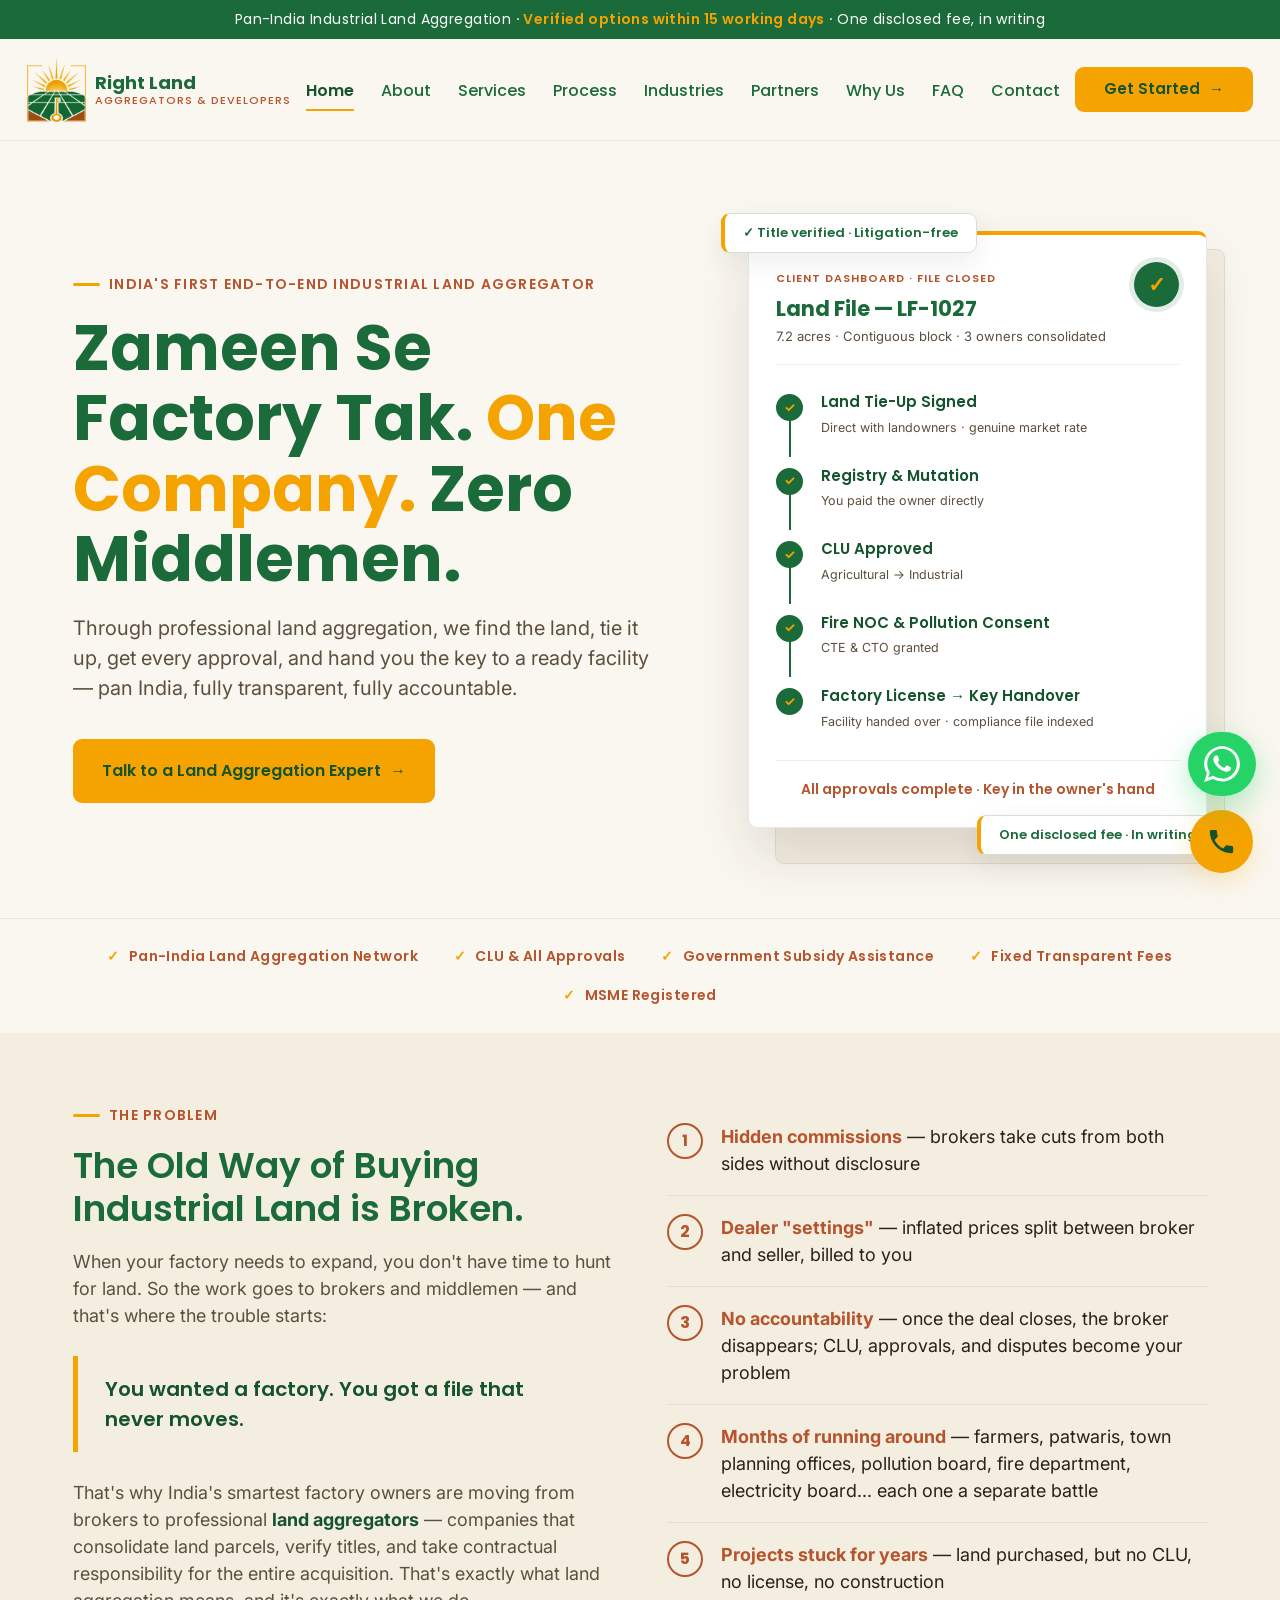
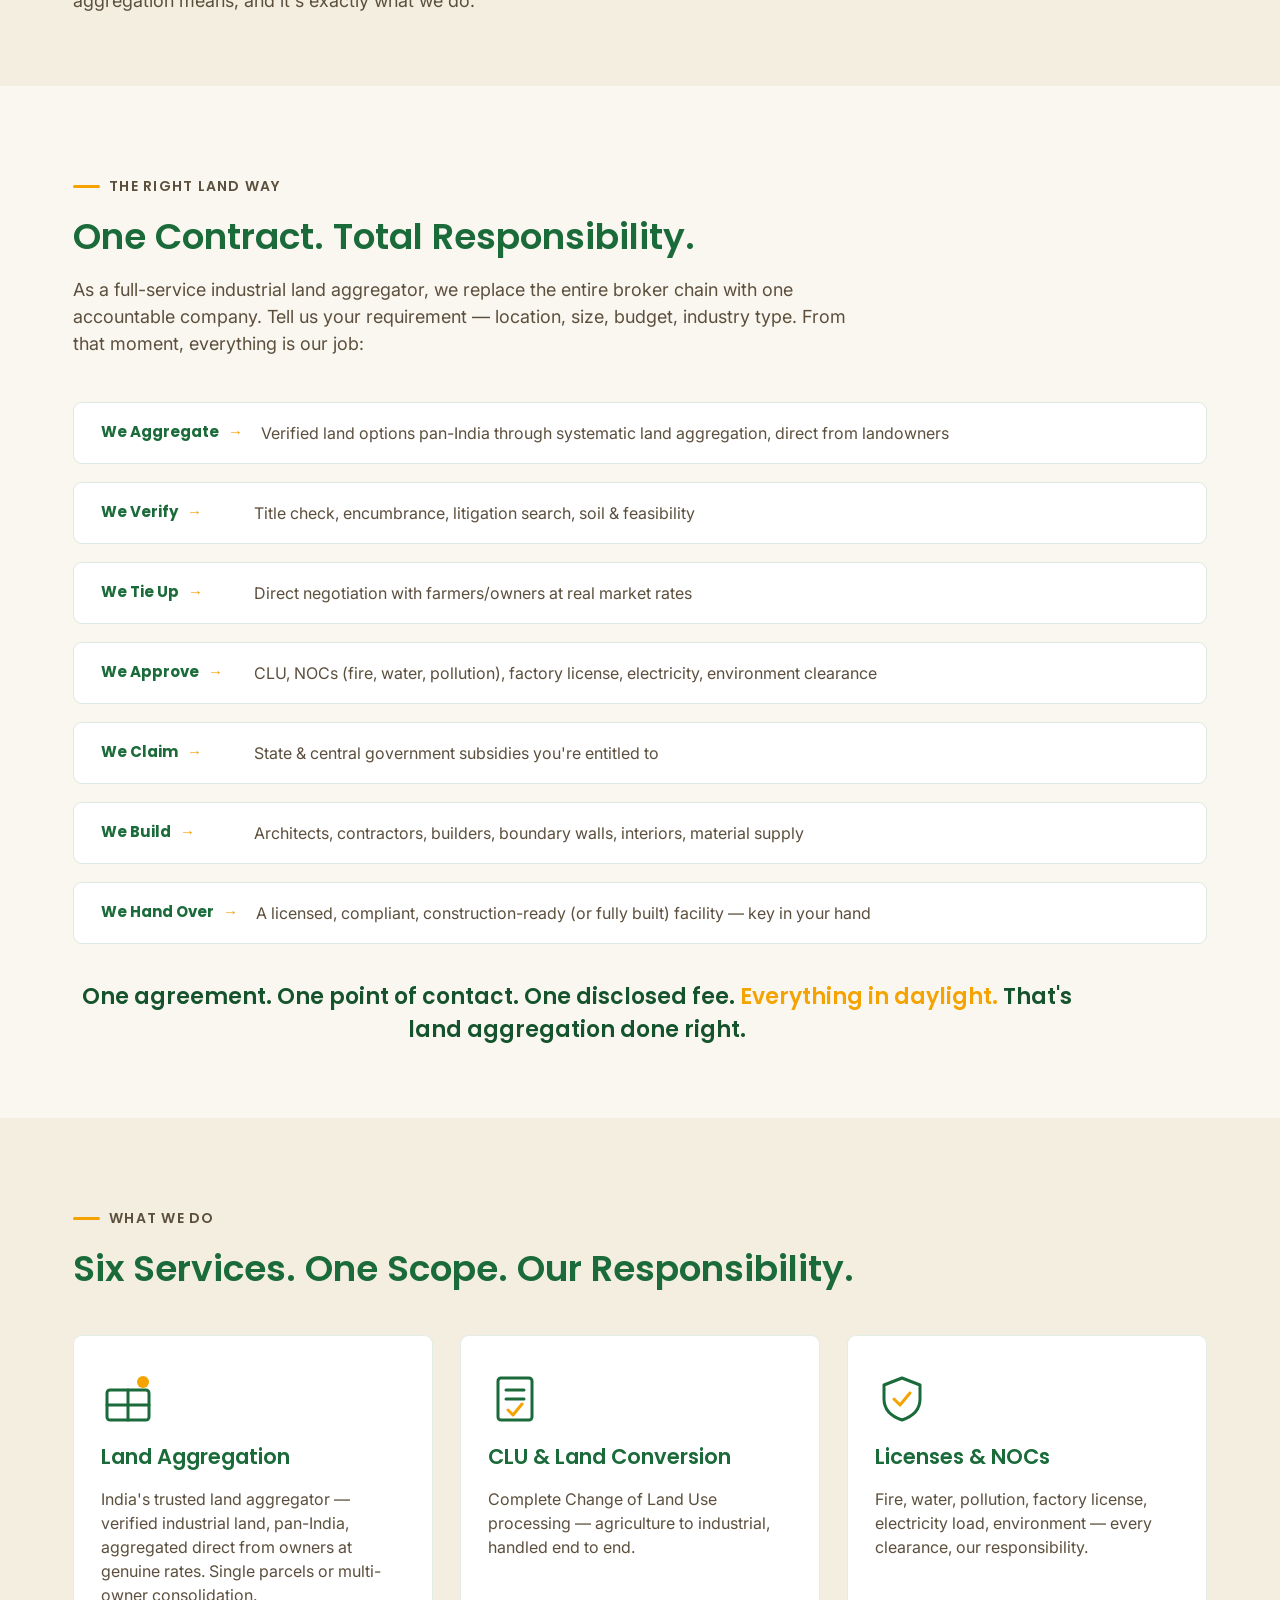
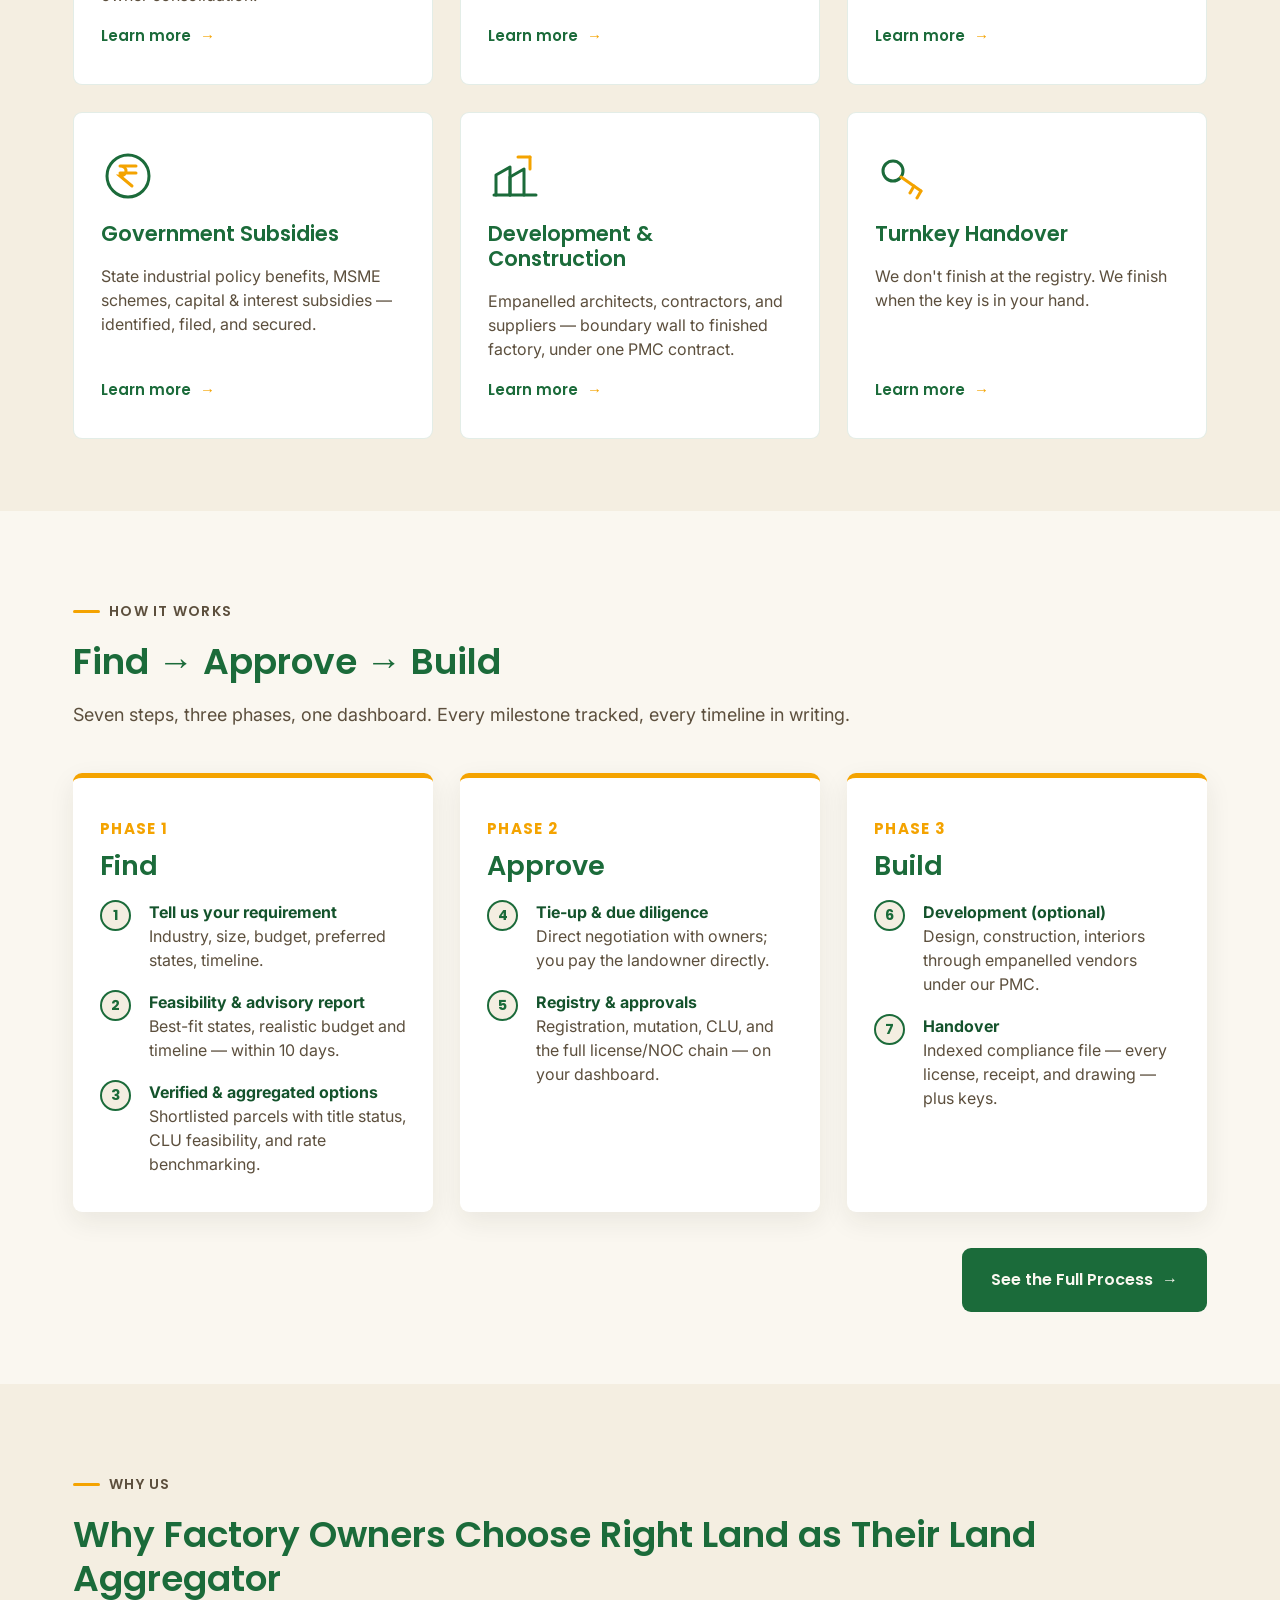
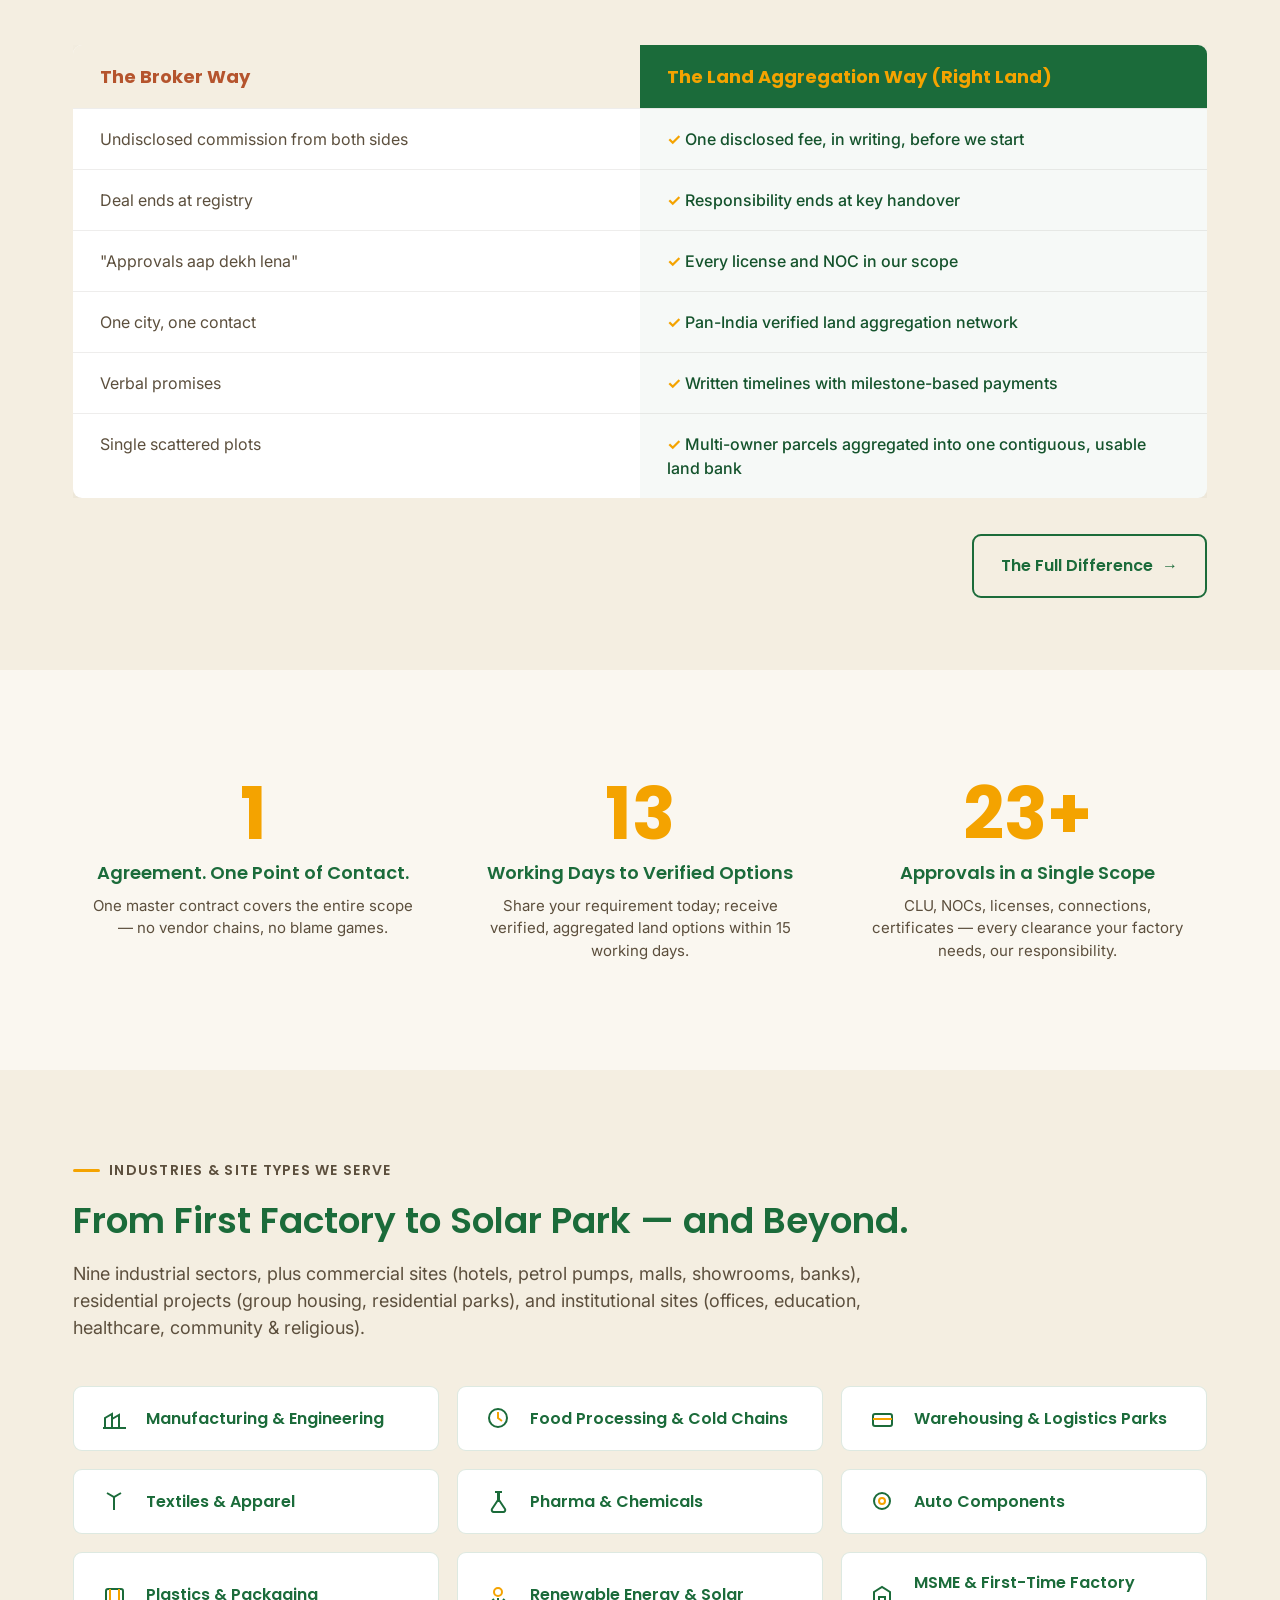
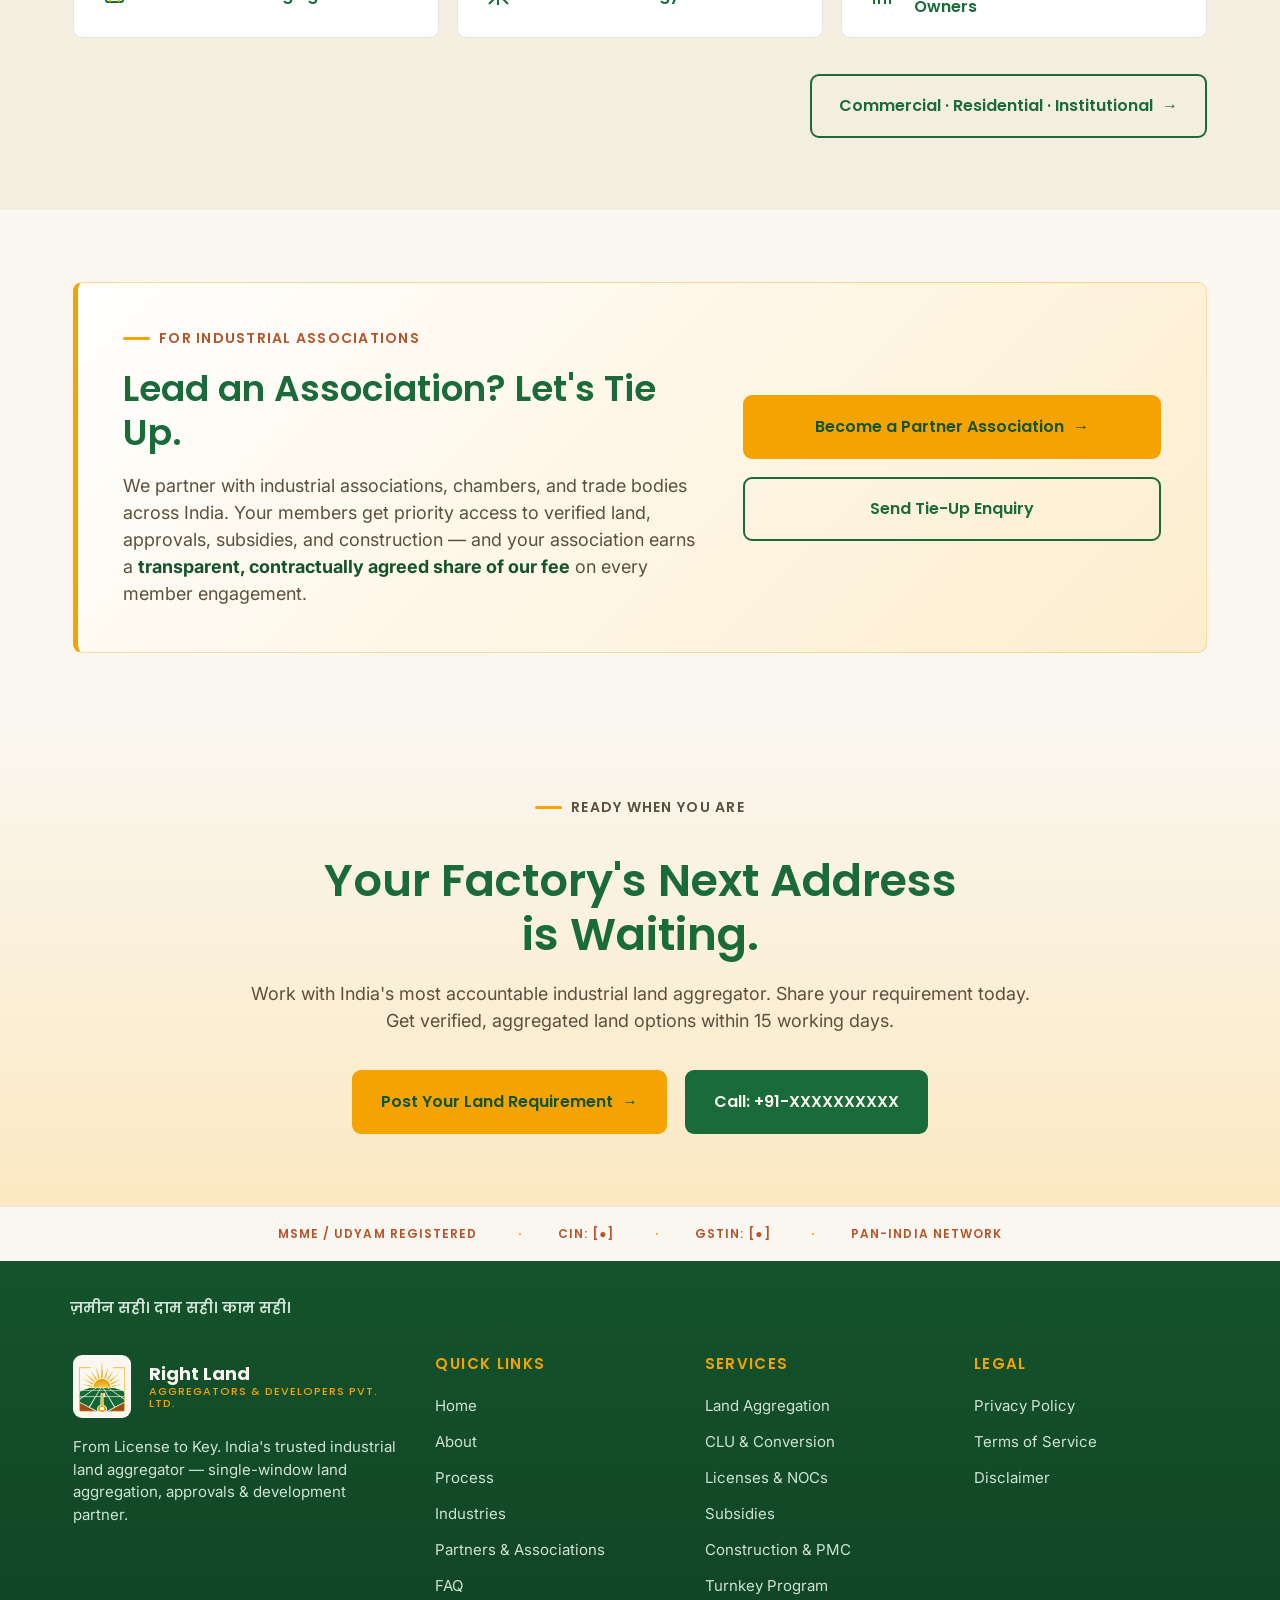
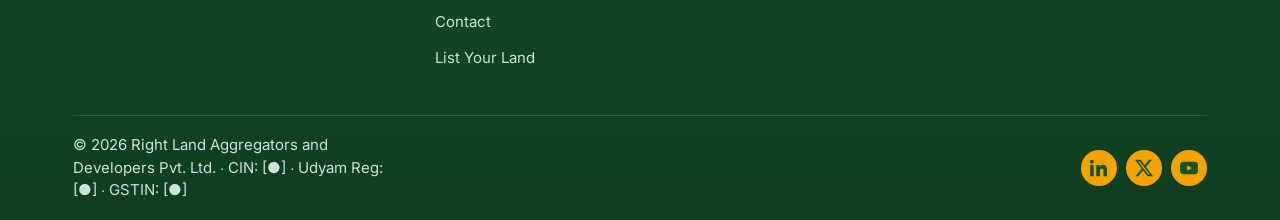
<file: index.html>
<!DOCTYPE html>
<html lang="en">
<head>
<meta charset="UTF-8">
<meta name="viewport" content="width=device-width, initial-scale=1.0">
<title>Land Aggregator in India | Industrial Land Aggregation + CLU + Licenses + Construction | Right Land</title>
<meta name="description" content="Right Land is India's trusted land aggregator — pan-India industrial land aggregation with complete CLU, NOCs, factory license, subsidies & construction. One company, from license to key. No brokers, no hidden commission.">
<link rel="preconnect" href="https://fonts.googleapis.com">
<link rel="preconnect" href="https://fonts.gstatic.com" crossorigin>
<link href="https://fonts.googleapis.com/css2?family=Poppins:wght@500;600;700&family=Inter:wght@400;500;700&display=swap" rel="stylesheet">
<link rel="stylesheet" href="css/style.css">
</head>
<body data-page="index.html">
<div id="site-header"></div>

<main>

<!-- 1 · HERO — headline left, sunrise device right (light in the east) -->
<section class="hero">
  <div class="container hero-grid">
    <div class="reveal-left">
      <p class="eyebrow">India's First End-to-End Industrial Land Aggregator</p>
      <h1>Zameen Se Factory Tak. <span class="gold">One Company.</span> Zero Middlemen.</h1>
      <p class="hero-sub">Through professional land aggregation, we find the land, tie it up, get every approval, and hand you the key to a ready facility — pan India, fully transparent, fully accountable.</p>
      <div class="hero-ctas">
        <a class="btn btn-gold" href="contact.html">Talk to a Land Aggregation Expert <span class="arrow">→</span></a>
      </div>
    </div>
    <div class="hero-art reveal d2" aria-hidden="true">
      <!-- Client dashboard mock — the land file, milestone-tracked (real product feature) -->
      <div class="file-stack">
        <div class="file-card-back" aria-hidden="true"></div>
        <div class="file-card">
          <div class="fc-head">
            <div>
              <span class="fc-label">Client Dashboard · File Closed</span>
              <p class="fc-title">Land File — LF-1027</p>
              <p class="fc-sub">7.2 acres · Contiguous block · 3 owners consolidated</p>
            </div>
            <span class="fc-complete" aria-hidden="true">✓</span>
          </div>
          <ul class="fc-milestones">
            <li class="done">
              <span class="fc-dot">✓</span>
              <div><strong>Land Tie-Up Signed</strong><small>Direct with landowners · genuine market rate</small></div>
            </li>
            <li class="done">
              <span class="fc-dot">✓</span>
              <div><strong>Registry &amp; Mutation</strong><small>You paid the owner directly</small></div>
            </li>
            <li class="done">
              <span class="fc-dot">✓</span>
              <div><strong>CLU Approved</strong><small>Agricultural → Industrial</small></div>
            </li>
            <li class="done">
              <span class="fc-dot">✓</span>
              <div><strong>Fire NOC &amp; Pollution Consent</strong><small>CTE &amp; CTO granted</small></div>
            </li>
            <li class="done">
              <span class="fc-dot">✓</span>
              <div><strong>Factory License → Key Handover</strong><small>Facility handed over · compliance file indexed</small></div>
            </li>
          </ul>
          <div class="fc-footer">All approvals complete · Key in the owner's hand</div>
        </div>
        <div class="fc-chip fc-chip-a reveal d4">✓ Title verified · Litigation-free</div>
        <div class="fc-chip fc-chip-b reveal d5">One disclosed fee · In writing</div>
      </div>
    </div>
  </div>
  <div class="trust-strip">
    <div class="container">
      <ul>
        <li>Pan-India Land Aggregation Network</li>
        <li>CLU &amp; All Approvals</li>
        <li>Government Subsidy Assistance</li>
        <li>Fixed Transparent Fees</li>
        <li>MSME Registered</li>
      </ul>
    </div>
  </div>
</section>

<!-- 2 · PROBLEM -->
<section class="section section-alt">
  <div class="container split">
    <div class="reveal-left">
      <p class="eyebrow">The Problem</p>
      <h2>The Old Way of Buying Industrial Land is Broken.</h2>
      <p style="margin-top:18px;color:var(--ink-soft)">When your factory needs to expand, you don't have time to hunt for land. So the work goes to brokers and middlemen — and that's where the trouble starts:</p>
      <div class="pain-punch reveal d3">You wanted a factory. You got a file that never moves.</div>
      <p style="margin-top:27px;color:var(--ink-soft)">That's why India's smartest factory owners are moving from brokers to professional <strong>land aggregators</strong> — companies that consolidate land parcels, verify titles, and take contractual responsibility for the entire acquisition. That's exactly what land aggregation means, and it's exactly what we do.</p>
    </div>
    <ul class="pain-list reveal d2">
      <li><span class="pain-icon">1</span><p><strong>Hidden commissions</strong> — brokers take cuts from both sides without disclosure</p></li>
      <li><span class="pain-icon">2</span><p><strong>Dealer "settings"</strong> — inflated prices split between broker and seller, billed to you</p></li>
      <li><span class="pain-icon">3</span><p><strong>No accountability</strong> — once the deal closes, the broker disappears; CLU, approvals, and disputes become your problem</p></li>
      <li><span class="pain-icon">4</span><p><strong>Months of running around</strong> — farmers, patwaris, town planning offices, pollution board, fire department, electricity board... each one a separate battle</p></li>
      <li><span class="pain-icon">5</span><p><strong>Projects stuck for years</strong> — land purchased, but no CLU, no license, no construction</p></li>
    </ul>
  </div>
</section>

<!-- 3 · SOLUTION / PROMISE -->
<section class="section">
  <div class="container">
    <div class="section-head reveal">
      <p class="eyebrow">The Right Land Way</p>
      <h2>One Contract. Total Responsibility.</h2>
      <p>As a full-service industrial land aggregator, we replace the entire broker chain with one accountable company. Tell us your requirement — location, size, budget, industry type. From that moment, everything is our job:</p>
    </div>
    <div class="chain">
      <div class="chain-row reveal"><span class="chip">We Aggregate</span><p>Verified land options pan-India through systematic land aggregation, direct from landowners</p></div>
      <div class="chain-row reveal d1"><span class="chip">We Verify</span><p>Title check, encumbrance, litigation search, soil &amp; feasibility</p></div>
      <div class="chain-row reveal d2"><span class="chip">We Tie Up</span><p>Direct negotiation with farmers/owners at real market rates</p></div>
      <div class="chain-row reveal d3"><span class="chip">We Approve</span><p>CLU, NOCs (fire, water, pollution), factory license, electricity, environment clearance</p></div>
      <div class="chain-row reveal d4"><span class="chip">We Claim</span><p>State &amp; central government subsidies you're entitled to</p></div>
      <div class="chain-row reveal d5"><span class="chip">We Build</span><p>Architects, contractors, builders, boundary walls, interiors, material supply</p></div>
      <div class="chain-row reveal d6"><span class="chip">We Hand Over</span><p>A licensed, compliant, construction-ready (or fully built) facility — key in your hand</p></div>
    </div>
    <p class="solution-punch reveal">One agreement. One point of contact. One disclosed fee. <span>Everything in daylight.</span> That's land aggregation done right.</p>
  </div>
</section>

<!-- 4 · SERVICES — 6 cards, 3×2 Jupiter grid -->
<section class="section section-alt">
  <div class="container">
    <div class="section-head reveal">
      <p class="eyebrow">What We Do</p>
      <h2>Six Services. One Scope. Our Responsibility.</h2>
    </div>
    <div class="cards-3">
      <a class="card reveal" href="services.html#aggregation">
        <svg class="icon" viewBox="0 0 54 54" fill="none" stroke="#1B6B3A" stroke-width="3" stroke-linecap="round"><rect x="6" y="18" width="42" height="30" rx="3"/><line x1="6" y1="33" x2="48" y2="33"/><line x1="27" y1="18" x2="27" y2="48"/><circle cx="42" cy="10" r="6" fill="#F4A300" stroke="none"/></svg>
        <h3>Land Aggregation</h3>
        <p>India's trusted land aggregator — verified industrial land, pan-India, aggregated direct from owners at genuine rates. Single parcels or multi-owner consolidation.</p>
        <span class="more">Learn more <span>→</span></span>
      </a>
      <a class="card reveal d1" href="services.html#clu">
        <svg class="icon" viewBox="0 0 54 54" fill="none" stroke="#1B6B3A" stroke-width="3" stroke-linecap="round" stroke-linejoin="round"><rect x="10" y="6" width="34" height="42" rx="3"/><line x1="18" y1="18" x2="36" y2="18"/><line x1="18" y1="27" x2="36" y2="27"/><path d="M20 38 l5 5 9 -11" stroke="#F4A300"/></svg>
        <h3>CLU &amp; Land Conversion</h3>
        <p>Complete Change of Land Use processing — agriculture to industrial, handled end to end.</p>
        <span class="more">Learn more <span>→</span></span>
      </a>
      <a class="card reveal d2" href="services.html#licenses">
        <svg class="icon" viewBox="0 0 54 54" fill="none" stroke="#1B6B3A" stroke-width="3" stroke-linecap="round" stroke-linejoin="round"><path d="M27 6 L45 13 V27 C45 39 36 45 27 48 C18 45 9 39 9 27 V13 Z"/><path d="M19 27 l6 6 10 -12" stroke="#F4A300"/></svg>
        <h3>Licenses &amp; NOCs</h3>
        <p>Fire, water, pollution, factory license, electricity load, environment — every clearance, our responsibility.</p>
        <span class="more">Learn more <span>→</span></span>
      </a>
      <a class="card reveal d3" href="services.html#subsidies">
        <svg class="icon" viewBox="0 0 54 54" fill="none" stroke="#1B6B3A" stroke-width="3" stroke-linecap="round"><circle cx="27" cy="27" r="21"/><path d="M19 17 h16 M19 24 h16 M19 17 c8 0 8 10 0 10 l12 10" stroke="#F4A300"/></svg>
        <h3>Government Subsidies</h3>
        <p>State industrial policy benefits, MSME schemes, capital &amp; interest subsidies — identified, filed, and secured.</p>
        <span class="more">Learn more <span>→</span></span>
      </a>
      <a class="card reveal d4" href="services.html#construction">
        <svg class="icon" viewBox="0 0 54 54" fill="none" stroke="#1B6B3A" stroke-width="3" stroke-linecap="round" stroke-linejoin="round"><path d="M8 46 V26 L22 18 V46"/><path d="M22 46 V28 L36 20 V46"/><line x1="6" y1="46" x2="48" y2="46"/><line x1="42" y1="20" x2="42" y2="8" stroke="#F4A300"/><line x1="42" y1="8" x2="30" y2="8" stroke="#F4A300"/></svg>
        <h3>Development &amp; Construction</h3>
        <p>Empanelled architects, contractors, and suppliers — boundary wall to finished factory, under one PMC contract.</p>
        <span class="more">Learn more <span>→</span></span>
      </a>
      <a class="card reveal d5" href="services.html#turnkey">
        <svg class="icon" viewBox="0 0 54 54" fill="none" stroke="#1B6B3A" stroke-width="3" stroke-linecap="round"><circle cx="18" cy="22" r="10"/><line x1="26" y1="28" x2="46" y2="42" stroke="#F4A300"/><line x1="39" y1="37" x2="35" y2="44" stroke="#F4A300"/><line x1="46" y1="42" x2="42" y2="49" stroke="#F4A300"/></svg>
        <h3>Turnkey Handover</h3>
        <p>We don't finish at the registry. We finish when the key is in your hand.</p>
        <span class="more">Learn more <span>→</span></span>
      </a>
    </div>
  </div>
</section>

<!-- 5 · PROCESS — 3 phases (Jupiter), steps nested -->
<section class="section">
  <div class="container">
    <div class="section-head reveal">
      <p class="eyebrow">How It Works</p>
      <h2>Find → Approve → Build</h2>
      <p>Seven steps, three phases, one dashboard. Every milestone tracked, every timeline in writing.</p>
    </div>
    <div class="phases">
      <div class="phase reveal">
        <span class="phase-tag">PHASE 1</span>
        <h3>Find</h3>
        <ol>
          <li><div><strong>Tell us your requirement</strong>Industry, size, budget, preferred states, timeline.</div></li>
          <li><div><strong>Feasibility &amp; advisory report</strong>Best-fit states, realistic budget and timeline — within 10 days.</div></li>
          <li><div><strong>Verified &amp; aggregated options</strong>Shortlisted parcels with title status, CLU feasibility, and rate benchmarking.</div></li>
        </ol>
      </div>
      <div class="phase reveal d2">
        <span class="phase-tag">PHASE 2</span>
        <h3>Approve</h3>
        <ol style="counter-reset:step 3">
          <li><div><strong>Tie-up &amp; due diligence</strong>Direct negotiation with owners; you pay the landowner directly.</div></li>
          <li><div><strong>Registry &amp; approvals</strong>Registration, mutation, CLU, and the full license/NOC chain — on your dashboard.</div></li>
        </ol>
      </div>
      <div class="phase reveal d4">
        <span class="phase-tag">PHASE 3</span>
        <h3>Build</h3>
        <ol style="counter-reset:step 5">
          <li><div><strong>Development (optional)</strong>Design, construction, interiors through empanelled vendors under our PMC.</div></li>
          <li><div><strong>Handover</strong>Indexed compliance file — every license, receipt, and drawing — plus keys.</div></li>
        </ol>
      </div>
    </div>
    <div style="text-align:right;margin-top:36px" class="reveal">
      <a class="btn btn-green" href="process.html">See the Full Process <span class="arrow">→</span></a>
    </div>
  </div>
</section>

<!-- 6 · WHY US — comparison -->
<section class="section section-alt">
  <div class="container">
    <div class="section-head reveal">
      <p class="eyebrow">Why Us</p>
      <h2>Why Factory Owners Choose Right Land as Their Land Aggregator</h2>
    </div>
    <div class="reveal" style="overflow-x:auto">
      <table class="compare">
        <thead>
          <tr><th>The Broker Way</th><th>The Land Aggregation Way (Right Land)</th></tr>
        </thead>
        <tbody>
          <tr><td>Undisclosed commission from both sides</td><td>One disclosed fee, in writing, before we start</td></tr>
          <tr><td>Deal ends at registry</td><td>Responsibility ends at key handover</td></tr>
          <tr><td>"Approvals aap dekh lena"</td><td>Every license and NOC in our scope</td></tr>
          <tr><td>One city, one contact</td><td>Pan-India verified land aggregation network</td></tr>
          <tr><td>Verbal promises</td><td>Written timelines with milestone-based payments</td></tr>
          <tr><td>Single scattered plots</td><td>Multi-owner parcels aggregated into one contiguous, usable land bank</td></tr>
        </tbody>
      </table>
    </div>
    <div style="text-align:right;margin-top:36px" class="reveal">
      <a class="btn btn-outline" href="why-us.html">The Full Difference <span class="arrow">→</span></a>
    </div>
  </div>
</section>

<!-- 7 · NUMBERS — 3 stat blocks, gold numerals -->
<section class="section">
  <div class="container">
    <div class="stats">
      <div class="stat reveal">
        <span class="num" data-count="1">0</span>
        <span class="lbl">Agreement. One Point of Contact.</span>
        <p>One master contract covers the entire scope — no vendor chains, no blame games.</p>
      </div>
      <div class="stat reveal d2">
        <span class="num" data-count="15">0</span>
        <span class="lbl">Working Days to Verified Options</span>
        <p>Share your requirement today; receive verified, aggregated land options within 15 working days.</p>
      </div>
      <div class="stat reveal d4">
        <span class="num" data-count="27" data-suffix="+">0</span>
        <span class="lbl">Approvals in a Single Scope</span>
        <p>CLU, NOCs, licenses, connections, certificates — every clearance your factory needs, our responsibility.</p>
      </div>
    </div>
  </div>
</section>

<!-- 8 · INDUSTRIES -->
<section class="section section-alt">
  <div class="container">
    <div class="section-head reveal">
      <p class="eyebrow">Industries &amp; Site Types We Serve</p>
      <h2>From First Factory to Solar Park — and Beyond.</h2>
      <p>Nine industrial sectors, plus commercial sites (hotels, petrol pumps, malls, showrooms, banks), residential projects (group housing, residential parks), and institutional sites (offices, education, healthcare, community &amp; religious).</p>
    </div>
    <div class="pill-grid">
      <a class="pill reveal" href="industries.html"><svg viewBox="0 0 27 27" fill="none" stroke="#1B6B3A" stroke-width="2"><path d="M4 23 V13 L11 9 V23 M11 23 V14 L18 10 V23 M2 23 H25"/></svg>Manufacturing &amp; Engineering</a>
      <a class="pill reveal d1" href="industries.html"><svg viewBox="0 0 27 27" fill="none" stroke="#1B6B3A" stroke-width="2"><circle cx="13" cy="13" r="9"/><path d="M13 7 V13 L17 16" stroke="#F4A300"/></svg>Food Processing &amp; Cold Chains</a>
      <a class="pill reveal d2" href="industries.html"><svg viewBox="0 0 27 27" fill="none" stroke="#1B6B3A" stroke-width="2"><rect x="4" y="9" width="19" height="12" rx="2"/><path d="M4 14 H23" stroke="#F4A300"/></svg>Warehousing &amp; Logistics Parks</a>
      <a class="pill reveal" href="industries.html"><svg viewBox="0 0 27 27" fill="none" stroke="#1B6B3A" stroke-width="2"><path d="M6 5 L13 9 L20 5 M13 9 V22"/></svg>Textiles &amp; Apparel</a>
      <a class="pill reveal d1" href="industries.html"><svg viewBox="0 0 27 27" fill="none" stroke="#1B6B3A" stroke-width="2"><path d="M10 4 H17 M13 4 V12 L7 21 A2 2 0 0 0 9 24 H18 A2 2 0 0 0 20 21 L14 12 V4" /></svg>Pharma &amp; Chemicals</a>
      <a class="pill reveal d2" href="industries.html"><svg viewBox="0 0 27 27" fill="none" stroke="#1B6B3A" stroke-width="2"><circle cx="13" cy="13" r="8"/><circle cx="13" cy="13" r="3" stroke="#F4A300"/></svg>Auto Components</a>
      <a class="pill reveal" href="industries.html"><svg viewBox="0 0 27 27" fill="none" stroke="#1B6B3A" stroke-width="2"><rect x="5" y="7" width="17" height="13" rx="2"/><path d="M9 7 V20 M18 7 V20" stroke="#F4A300"/></svg>Plastics &amp; Packaging</a>
      <a class="pill reveal d1" href="industries.html"><svg viewBox="0 0 27 27" fill="none" stroke="#1B6B3A" stroke-width="2"><circle cx="13" cy="10" r="4" stroke="#F4A300"/><path d="M4 22 L9 17 M23 22 L18 17 M13 23 V16"/></svg>Renewable Energy &amp; Solar</a>
      <a class="pill reveal d2" href="industries.html"><svg viewBox="0 0 27 27" fill="none" stroke="#1B6B3A" stroke-width="2"><path d="M5 22 V10 L13 5 L21 10 V22 M10 22 V15 H16 V22" /></svg>MSME &amp; First-Time Factory Owners</a>
    </div>
    <div style="text-align:right;margin-top:36px" class="reveal">
      <a class="btn btn-outline" href="industries.html">Commercial · Residential · Institutional <span class="arrow">→</span></a>
    </div>
  </div>
</section>

<!-- PARTNERSHIP INVITE — industrial associations -->
<section class="section">
  <div class="container">
    <div class="assoc-band reveal">
      <div>
        <p class="eyebrow">For Industrial Associations</p>
        <h2 style="max-width:24ch">Lead an Association? Let's Tie Up.</h2>
        <p style="margin-top:18px;color:var(--ink-soft);max-width:63ch">We partner with industrial associations, chambers, and trade bodies across India. Your members get priority access to verified land, approvals, subsidies, and construction — and your association earns a <strong>transparent, contractually agreed share of our fee</strong> on every member engagement.</p>
      </div>
      <div class="assoc-band-cta">
        <a class="btn btn-gold" href="partners.html">Become a Partner Association <span class="arrow">→</span></a>
        <a class="btn btn-outline" href="partners.html#tieup-form">Send Tie-Up Enquiry</a>
      </div>
    </div>
  </div>
</section>

<!-- 9 · FINAL CTA -->
<section class="section cta-final">
  <div class="container">
    <p class="eyebrow reveal" style="justify-content:center">Ready When You Are</p>
    <h2 class="reveal">Your Factory's Next Address is Waiting.</h2>
    <p class="reveal d1">Work with India's most accountable industrial land aggregator. Share your requirement today. Get verified, aggregated land options within 15 working days.</p>
    <div class="hero-ctas reveal d2">
      <a class="btn btn-gold" href="contact.html">Post Your Land Requirement <span class="arrow">→</span></a>
      <a class="btn btn-green" href="tel:+91XXXXXXXXXX">Call: +91-XXXXXXXXXX</a>
    </div>
  </div>
</section>

</main>

<div id="site-footer"></div>
<script src="js/components.js"></script>
<script src="js/main.js"></script>
</body>
</html>
</file>
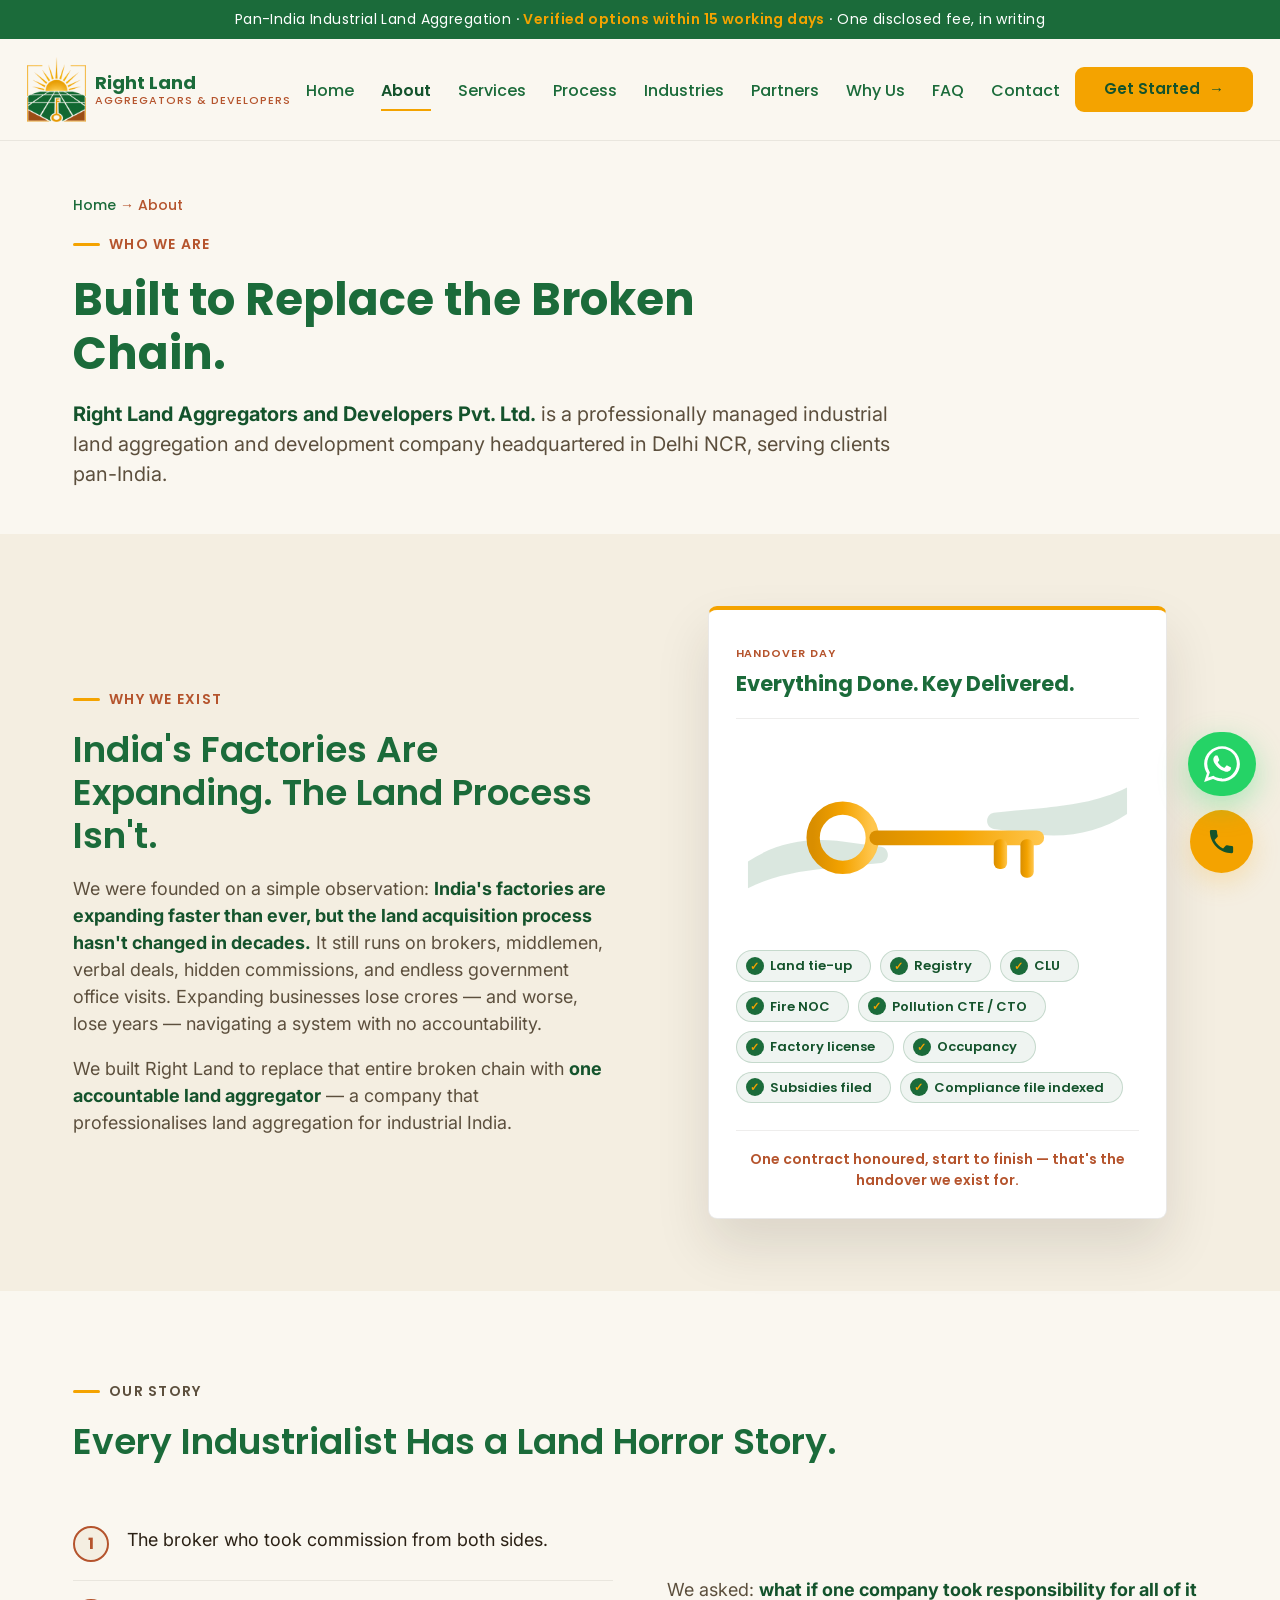
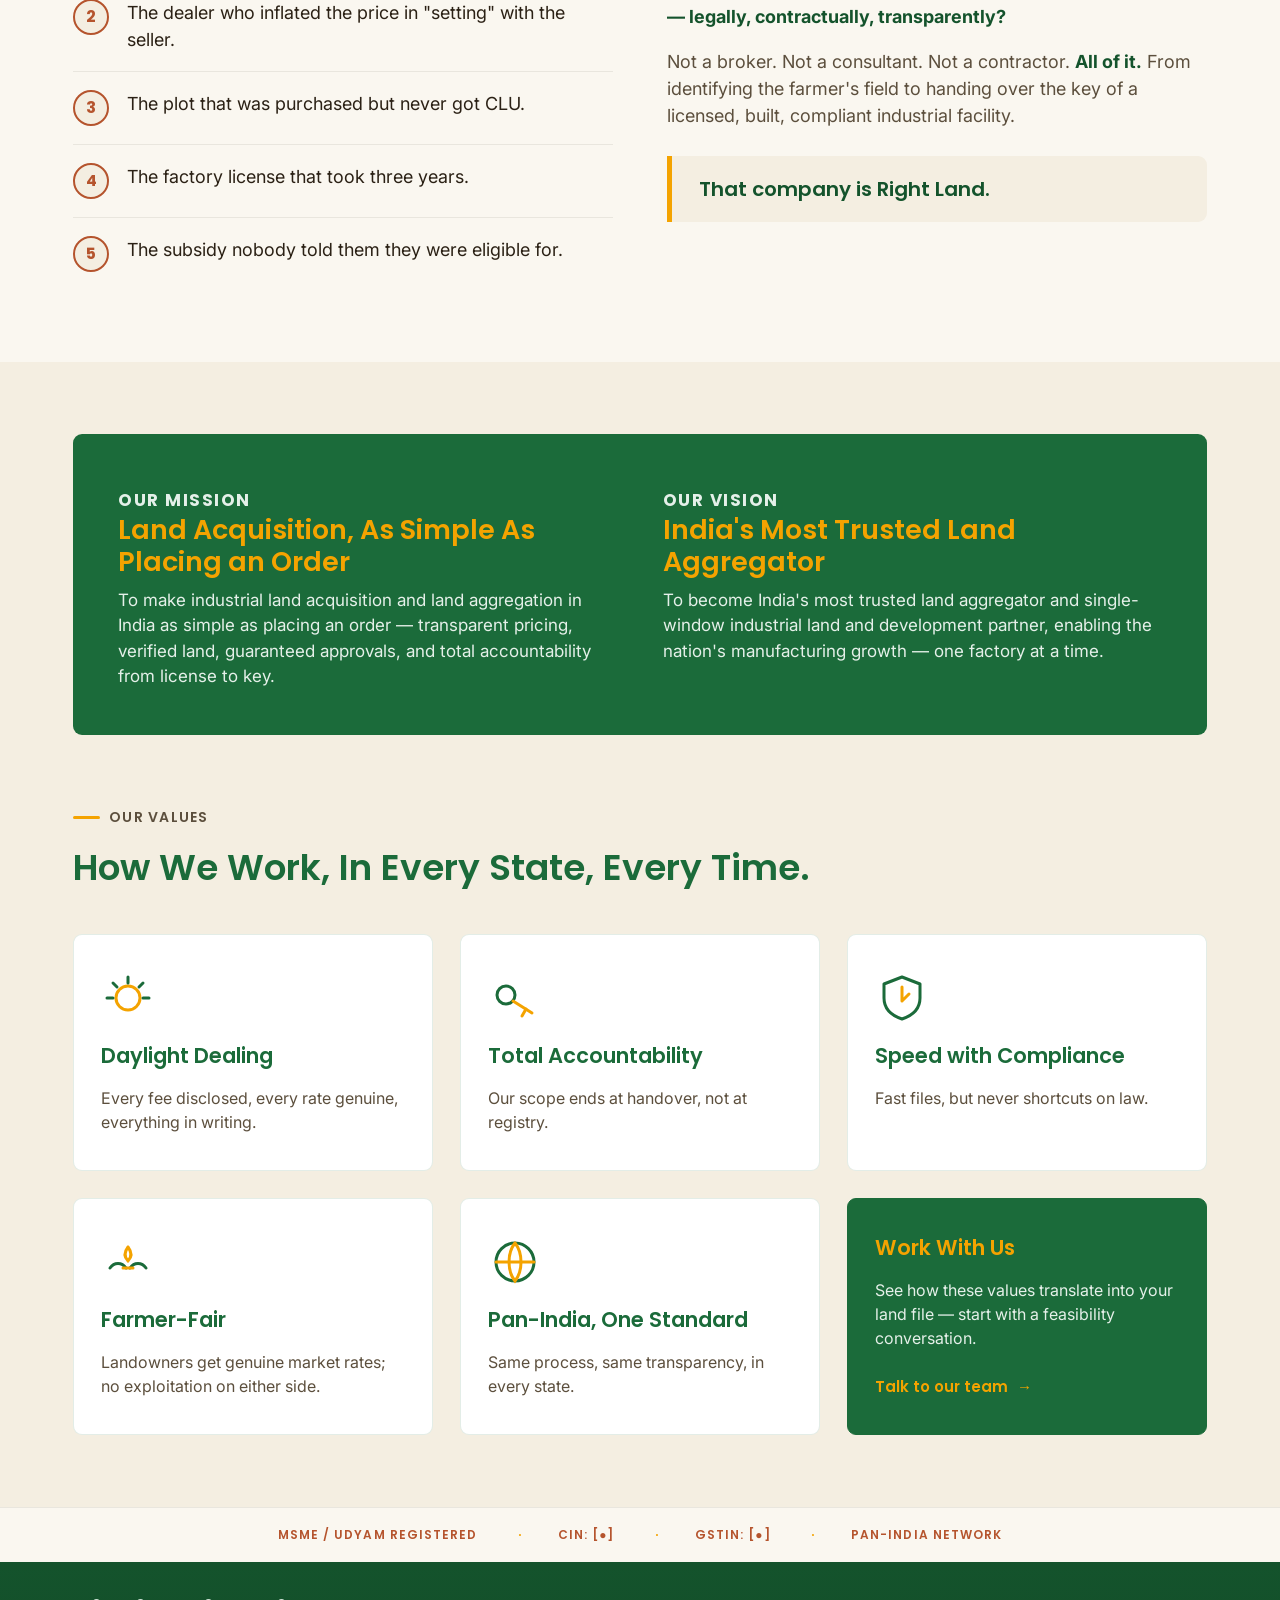
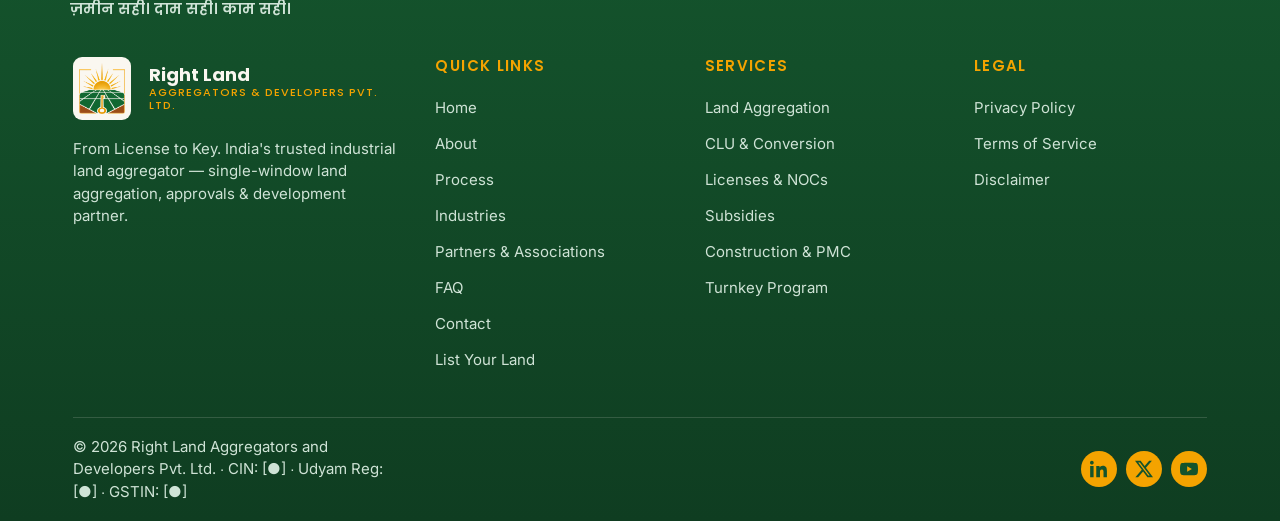
<file: about.html>
<!DOCTYPE html>
<html lang="en">
<head>
<meta charset="UTF-8">
<meta name="viewport" content="width=device-width, initial-scale=1.0">
<title>About Us | Right Land Aggregators &amp; Developers Pvt. Ltd.</title>
<meta name="description" content="Right Land Aggregators and Developers Pvt. Ltd. is a professionally managed industrial land aggregation and development company headquartered in Delhi NCR, serving clients pan-India.">
<link rel="preconnect" href="https://fonts.googleapis.com">
<link rel="preconnect" href="https://fonts.gstatic.com" crossorigin>
<link href="https://fonts.googleapis.com/css2?family=Poppins:wght@500;600;700&family=Inter:wght@400;500;700&display=swap" rel="stylesheet">
<link rel="stylesheet" href="css/style.css">
</head>
<body data-page="about.html">
<div id="site-header"></div>

<main>

<section class="page-hero">
  <div class="container">
    <p class="breadcrumbs"><a href="index.html">Home</a> → About</p>
    <p class="eyebrow">Who We Are</p>
    <h1>Built to Replace the Broken Chain.</h1>
    <p class="lede"><strong>Right Land Aggregators and Developers Pvt. Ltd.</strong> is a professionally managed industrial land aggregation and development company headquartered in Delhi NCR, serving clients pan-India.</p>
  </div>
</section>

<section class="section section-alt">
  <div class="container split">
    <div class="reveal-left">
      <p class="eyebrow">Why We Exist</p>
      <h2>India's Factories Are Expanding. The Land Process Isn't.</h2>
      <p style="margin-top:18px;color:var(--ink-soft)">We were founded on a simple observation: <strong>India's factories are expanding faster than ever, but the land acquisition process hasn't changed in decades.</strong> It still runs on brokers, middlemen, verbal deals, hidden commissions, and endless government office visits. Expanding businesses lose crores — and worse, lose years — navigating a system with no accountability.</p>
      <p style="margin-top:18px;color:var(--ink-soft)">We built Right Land to replace that entire broken chain with <strong>one accountable land aggregator</strong> — a company that professionalises land aggregation for industrial India.</p>
    </div>
    <div class="art reveal d2">
      <!-- Handover Day — the key delivered after every process is complete -->
      <div class="handover-card" role="img" aria-label="Key handed to the factory owner after all approvals are complete">
        <div class="ho-head">
          <span class="fc-label">Handover Day</span>
          <p class="fc-title">Everything Done. Key Delivered.</p>
        </div>
        <div class="ho-key">
          <svg viewBox="0 0 260 120" xmlns="http://www.w3.org/2000/svg" aria-hidden="true">
            <defs>
              <linearGradient id="keyGold" x1="0" y1="0" x2="1" y2="0">
                <stop offset="0" stop-color="#D98E00"/>
                <stop offset="0.5" stop-color="#F4A300"/>
                <stop offset="1" stop-color="#FFC64D"/>
              </linearGradient>
            </defs>
            <!-- giving hand (company), from the west -->
            <path d="M2 78 C 20 66, 40 62, 62 64 L 92 68 C 98 69, 98 78, 92 79 L 60 82 C 42 84, 22 86, 2 96 Z" fill="#1B6B3A" opacity="0.16"/>
            <!-- receiving hand (owner), toward the east -->
            <path d="M258 46 C 240 58, 220 62, 198 60 L 168 56 C 162 55, 162 46, 168 45 L 200 42 C 218 40, 238 38, 258 28 Z" fill="#1B6B3A" opacity="0.16"/>
            <!-- the key, moving west to east -->
            <g>
              <circle cx="66" cy="62" r="20" fill="none" stroke="url(#keyGold)" stroke-width="9"/>
              <rect x="84" y="57" width="118" height="10" rx="5" fill="url(#keyGold)"/>
              <rect x="168" y="63" width="9" height="20" rx="4" fill="url(#keyGold)"/>
              <rect x="186" y="63" width="9" height="26" rx="4" fill="url(#keyGold)"/>
            </g>
          </svg>
        </div>
        <ul class="ho-checks">
          <li>Land tie-up</li>
          <li>Registry</li>
          <li>CLU</li>
          <li>Fire NOC</li>
          <li>Pollution CTE / CTO</li>
          <li>Factory license</li>
          <li>Occupancy</li>
          <li>Subsidies filed</li>
          <li>Compliance file indexed</li>
        </ul>
        <div class="fc-footer">One contract honoured, start to finish — that's the handover we exist for.</div>
      </div>
    </div>
  </div>
</section>

<section class="section">
  <div class="container">
    <div class="section-head reveal">
      <p class="eyebrow">Our Story</p>
      <h2>Every Industrialist Has a Land Horror Story.</h2>
    </div>
    <div class="split">
      <ul class="pain-list reveal-left">
        <li><span class="pain-icon">1</span><p>The broker who took commission from both sides.</p></li>
        <li><span class="pain-icon">2</span><p>The dealer who inflated the price in "setting" with the seller.</p></li>
        <li><span class="pain-icon">3</span><p>The plot that was purchased but never got CLU.</p></li>
        <li><span class="pain-icon">4</span><p>The factory license that took three years.</p></li>
        <li><span class="pain-icon">5</span><p>The subsidy nobody told them they were eligible for.</p></li>
      </ul>
      <div class="reveal d2">
        <p style="color:var(--ink-soft)">We asked: <strong>what if one company took responsibility for all of it — legally, contractually, transparently?</strong></p>
        <p style="margin-top:18px;color:var(--ink-soft)">Not a broker. Not a consultant. Not a contractor. <strong>All of it.</strong> From identifying the farmer's field to handing over the key of a licensed, built, compliant industrial facility.</p>
        <div class="pain-punch" style="margin-top:27px">That company is Right Land.</div>
      </div>
    </div>
  </div>
</section>

<section class="section section-alt">
  <div class="container">
    <div class="mission-band reveal">
      <div>
        <p class="phase-tag">OUR MISSION</p>
        <h3>Land Acquisition, As Simple As Placing an Order</h3>
        <p>To make industrial land acquisition and land aggregation in India as simple as placing an order — transparent pricing, verified land, guaranteed approvals, and total accountability from license to key.</p>
      </div>
      <div>
        <p class="phase-tag">OUR VISION</p>
        <h3>India's Most Trusted Land Aggregator</h3>
        <p>To become India's most trusted land aggregator and single-window industrial land and development partner, enabling the nation's manufacturing growth — one factory at a time.</p>
      </div>
    </div>

    <div class="section-head reveal" style="margin-top:72px">
      <p class="eyebrow">Our Values</p>
      <h2>How We Work, In Every State, Every Time.</h2>
    </div>
    <div class="values-grid">
      <div class="card reveal">
        <svg class="icon" viewBox="0 0 54 54" fill="none" stroke="#1B6B3A" stroke-width="3" stroke-linecap="round"><circle cx="27" cy="27" r="12" stroke="#F4A300"/><line x1="27" y1="6" x2="27" y2="12"/><line x1="42" y1="12" x2="38" y2="16"/><line x1="48" y1="27" x2="42" y2="27"/><line x1="12" y1="12" x2="16" y2="16"/><line x1="6" y1="27" x2="12" y2="27"/></svg>
        <h3>Daylight Dealing</h3>
        <p>Every fee disclosed, every rate genuine, everything in writing.</p>
      </div>
      <div class="card reveal d1">
        <svg class="icon" viewBox="0 0 54 54" fill="none" stroke="#1B6B3A" stroke-width="3" stroke-linecap="round"><circle cx="18" cy="24" r="9"/><line x1="25" y1="30" x2="44" y2="42" stroke="#F4A300"/><line x1="38" y1="38" x2="34" y2="45" stroke="#F4A300"/></svg>
        <h3>Total Accountability</h3>
        <p>Our scope ends at handover, not at registry.</p>
      </div>
      <div class="card reveal d2">
        <svg class="icon" viewBox="0 0 54 54" fill="none" stroke="#1B6B3A" stroke-width="3" stroke-linecap="round" stroke-linejoin="round"><path d="M27 6 L45 13 V27 C45 39 36 45 27 48 C18 45 9 39 9 27 V13 Z"/><path d="M27 16 L27 30 M27 30 L34 23" stroke="#F4A300"/></svg>
        <h3>Speed with Compliance</h3>
        <p>Fast files, but never shortcuts on law.</p>
      </div>
      <div class="card reveal d3">
        <svg class="icon" viewBox="0 0 54 54" fill="none" stroke="#1B6B3A" stroke-width="3" stroke-linecap="round"><path d="M9 33 C13 27 21 27 25 33 M29 33 C33 27 41 27 45 33" /><path d="M22 33 h10" stroke="#F4A300"/><path d="M27 12 q6 8 0 14 q-6 -6 0 -14" stroke="#F4A300"/></svg>
        <h3>Farmer-Fair</h3>
        <p>Landowners get genuine market rates; no exploitation on either side.</p>
      </div>
      <div class="card reveal d4">
        <svg class="icon" viewBox="0 0 54 54" fill="none" stroke="#1B6B3A" stroke-width="3" stroke-linecap="round"><circle cx="27" cy="27" r="19"/><path d="M8 27 h38 M27 8 c8 10 8 28 0 38 c-8 -10 -8 -28 0 -38" stroke="#F4A300"/></svg>
        <h3>Pan-India, One Standard</h3>
        <p>Same process, same transparency, in every state.</p>
      </div>
      <div class="card reveal d5" style="background:var(--green);border-color:var(--green)">
        <h3 style="color:var(--gold)">Work With Us</h3>
        <p style="color:#E5F0E9">See how these values translate into your land file — start with a feasibility conversation.</p>
        <a class="more" href="contact.html" style="color:var(--gold)">Talk to our team <span>→</span></a>
      </div>
    </div>
  </div>
</section>

</main>

<div id="site-footer"></div>
<script src="js/components.js"></script>
<script src="js/main.js"></script>
</body>
</html>
</file>
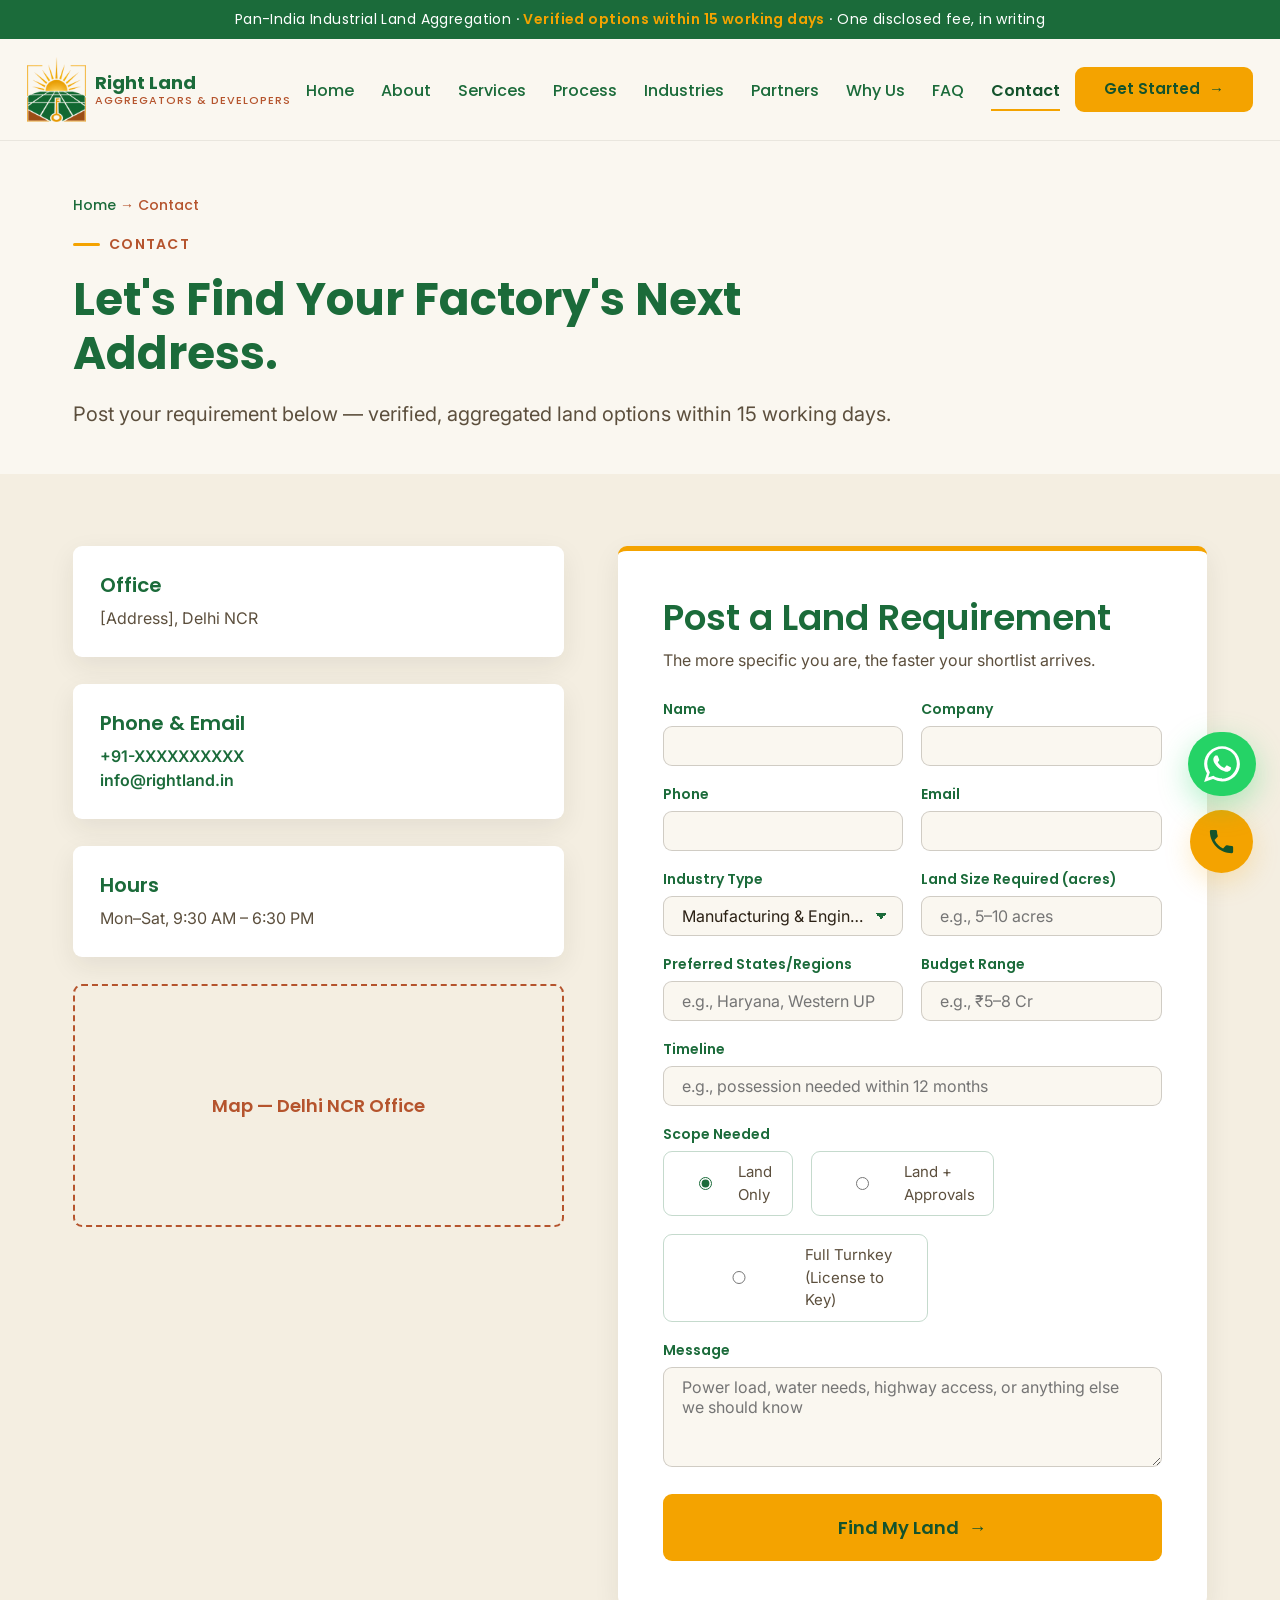
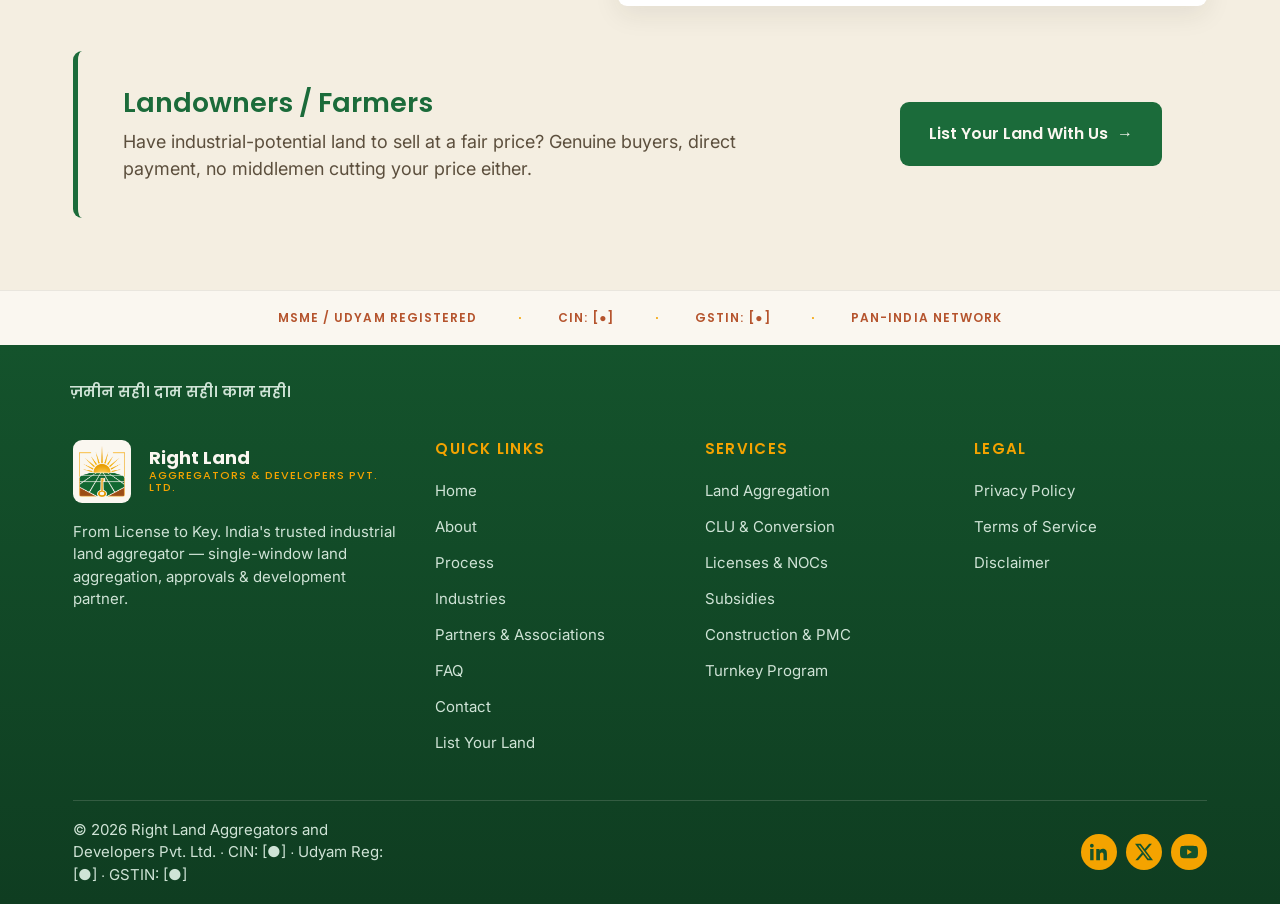
<file: contact.html>
<!DOCTYPE html>
<html lang="en">
<head>
<meta charset="UTF-8">
<meta name="viewport" content="width=device-width, initial-scale=1.0">
<title>Contact | Post Your Land Requirement | Right Land Aggregators</title>
<meta name="description" content="Post your industrial land requirement — industry, size, budget, states, timeline. Right Land, Delhi NCR. Landowners: list your land with us for direct, fair-price sale.">
<link rel="preconnect" href="https://fonts.googleapis.com">
<link rel="preconnect" href="https://fonts.gstatic.com" crossorigin>
<link href="https://fonts.googleapis.com/css2?family=Poppins:wght@500;600;700&family=Inter:wght@400;500;700&display=swap" rel="stylesheet">
<link rel="stylesheet" href="css/style.css">
</head>
<body data-page="contact.html">
<div id="site-header"></div>

<main>

<section class="page-hero">
  <div class="container">
    <p class="breadcrumbs"><a href="index.html">Home</a> → Contact</p>
    <p class="eyebrow">Contact</p>
    <h1>Let's Find Your Factory's Next Address.</h1>
    <p class="lede">Post your requirement below — verified, aggregated land options within 15 working days.</p>
  </div>
</section>

<section class="section section-alt">
  <div class="container contact-grid">

    <!-- LEFT — office / earth (SW anchor) -->
    <div class="contact-info reveal-left">
      <div class="info-card">
        <h3>Office</h3>
        <p>[Address], Delhi NCR</p>
      </div>
      <div class="info-card">
        <h3>Phone &amp; Email</h3>
        <p><a href="tel:+91XXXXXXXXXX" style="color:var(--green);font-weight:600">+91-XXXXXXXXXX</a></p>
        <p><a href="mailto:info@rightland.in" style="color:var(--green);font-weight:600">info@rightland.in</a></p>
      </div>
      <div class="info-card">
        <h3>Hours</h3>
        <p>Mon–Sat, 9:30 AM – 6:30 PM</p>
      </div>
      <div class="map-ph">Map — Delhi NCR Office</div>
    </div>

    <!-- RIGHT — form / transactions (SE energy) -->
    <div class="reveal d2">
      <div class="form-card">
        <h2 style="margin-bottom:9px">Post a Land Requirement</h2>
        <p style="color:var(--ink-soft);font-size:16px;margin-bottom:27px">The more specific you are, the faster your shortlist arrives.</p>
        <form id="requirementForm">
          <div class="form-grid">
            <div class="field"><label for="f-name">Name</label><input id="f-name" type="text" required autocomplete="name"></div>
            <div class="field"><label for="f-company">Company</label><input id="f-company" type="text" autocomplete="organization"></div>
            <div class="field"><label for="f-phone">Phone</label><input id="f-phone" type="tel" required autocomplete="tel"></div>
            <div class="field"><label for="f-email">Email</label><input id="f-email" type="email" required autocomplete="email"></div>
            <div class="field"><label for="f-industry">Industry Type</label>
              <select id="f-industry">
                <option>Manufacturing &amp; Engineering</option>
                <option>Food Processing &amp; Cold Chains</option>
                <option>Warehousing &amp; Logistics</option>
                <option>Textiles &amp; Apparel</option>
                <option>Pharma &amp; Chemicals</option>
                <option>Auto Components</option>
                <option>Plastics &amp; Packaging</option>
                <option>Renewable Energy / Solar</option>
                <option>MSME / First Factory</option>
                <option>Commercial — Hotel / Restaurant / Banquet</option>
                <option>Commercial — Petrol Pump</option>
                <option>Commercial — Mall / Retail / Showroom</option>
                <option>Commercial — Bank / Office Space</option>
                <option>Residential — Group Housing / Residential Park</option>
                <option>Institutional — Education / Healthcare</option>
                <option>Institutional — Community / Religious</option>
                <option>Other</option>
              </select>
            </div>
            <div class="field"><label for="f-size">Land Size Required (acres)</label><input id="f-size" type="text" placeholder="e.g., 5–10 acres"></div>
            <div class="field"><label for="f-states">Preferred States/Regions</label><input id="f-states" type="text" placeholder="e.g., Haryana, Western UP"></div>
            <div class="field"><label for="f-budget">Budget Range</label><input id="f-budget" type="text" placeholder="e.g., ₹5–8 Cr"></div>
            <div class="field full"><label for="f-timeline">Timeline</label><input id="f-timeline" type="text" placeholder="e.g., possession needed within 12 months"></div>
            <div class="field full">
              <label>Scope Needed</label>
              <div class="scope-row">
                <label><input type="radio" name="scope" value="land" checked> Land Only</label>
                <label><input type="radio" name="scope" value="land-approvals"> Land + Approvals</label>
                <label><input type="radio" name="scope" value="turnkey"> Full Turnkey (License to Key)</label>
              </div>
            </div>
            <div class="field full"><label for="f-msg">Message</label><textarea id="f-msg" rows="4" placeholder="Power load, water needs, highway access, or anything else we should know"></textarea></div>
          </div>
          <button type="submit" class="btn btn-gold form-submit">Find My Land <span class="arrow">→</span></button>
        </form>
        <div id="formSuccess" style="display:none;text-align:center;padding:36px 0">
          <p style="font-family:var(--font-head);font-weight:600;font-size:22px;color:var(--green);margin:0 auto">Requirement received.</p>
          <p style="color:var(--ink-soft);margin:18px auto 0">Our team will call you within one working day to confirm the details and start your feasibility report.</p>
        </div>
      </div>
    </div>
  </div>

  <!-- Landowners band -->
  <div class="container">
    <div class="owner-band reveal" id="landowners">
      <div>
        <h3>Landowners / Farmers</h3>
        <p style="color:var(--ink-soft);margin-top:9px;max-width:63ch">Have industrial-potential land to sell at a fair price? Genuine buyers, direct payment, no middlemen cutting your price either.</p>
      </div>
      <a class="btn btn-green" href="mailto:info@rightland.in?subject=List%20My%20Land">List Your Land With Us <span class="arrow">→</span></a>
    </div>
  </div>
</section>

</main>

<div id="site-footer"></div>
<script src="js/components.js"></script>
<script src="js/main.js"></script>
</body>
</html>
</file>
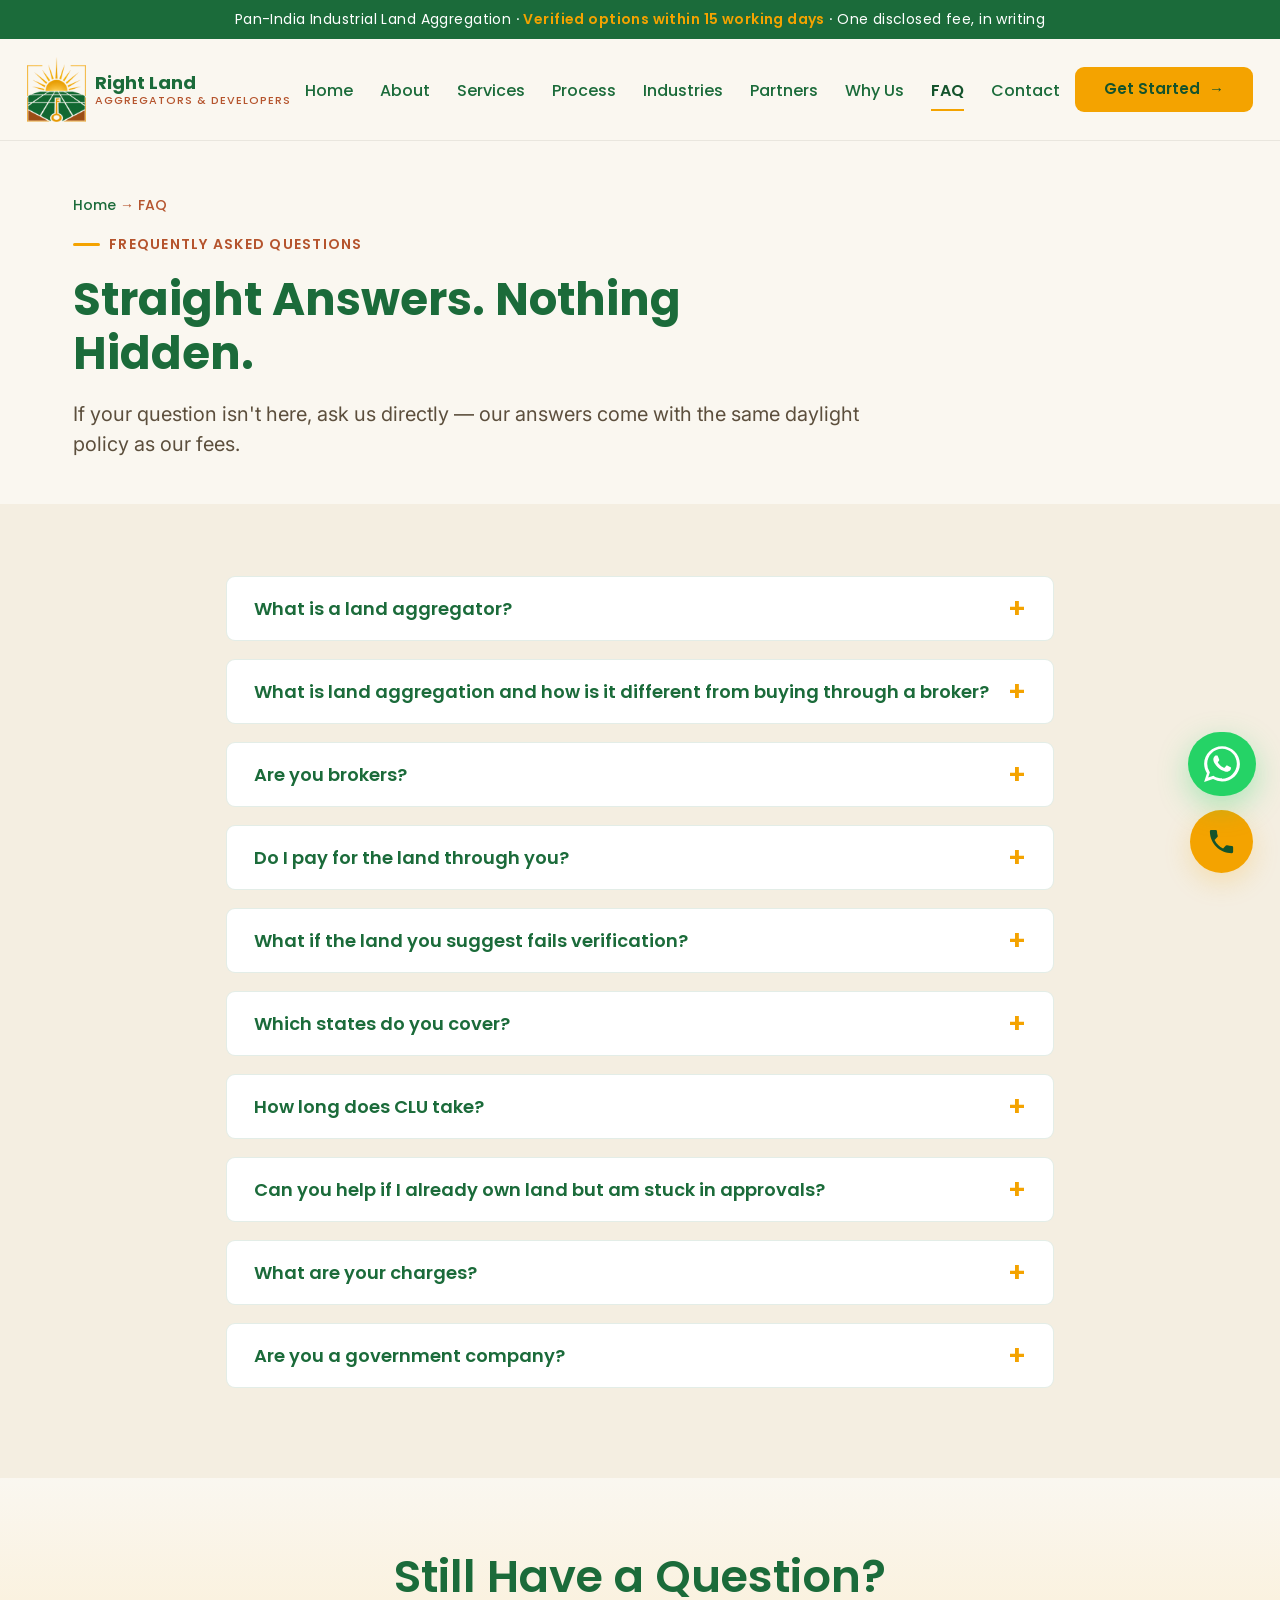
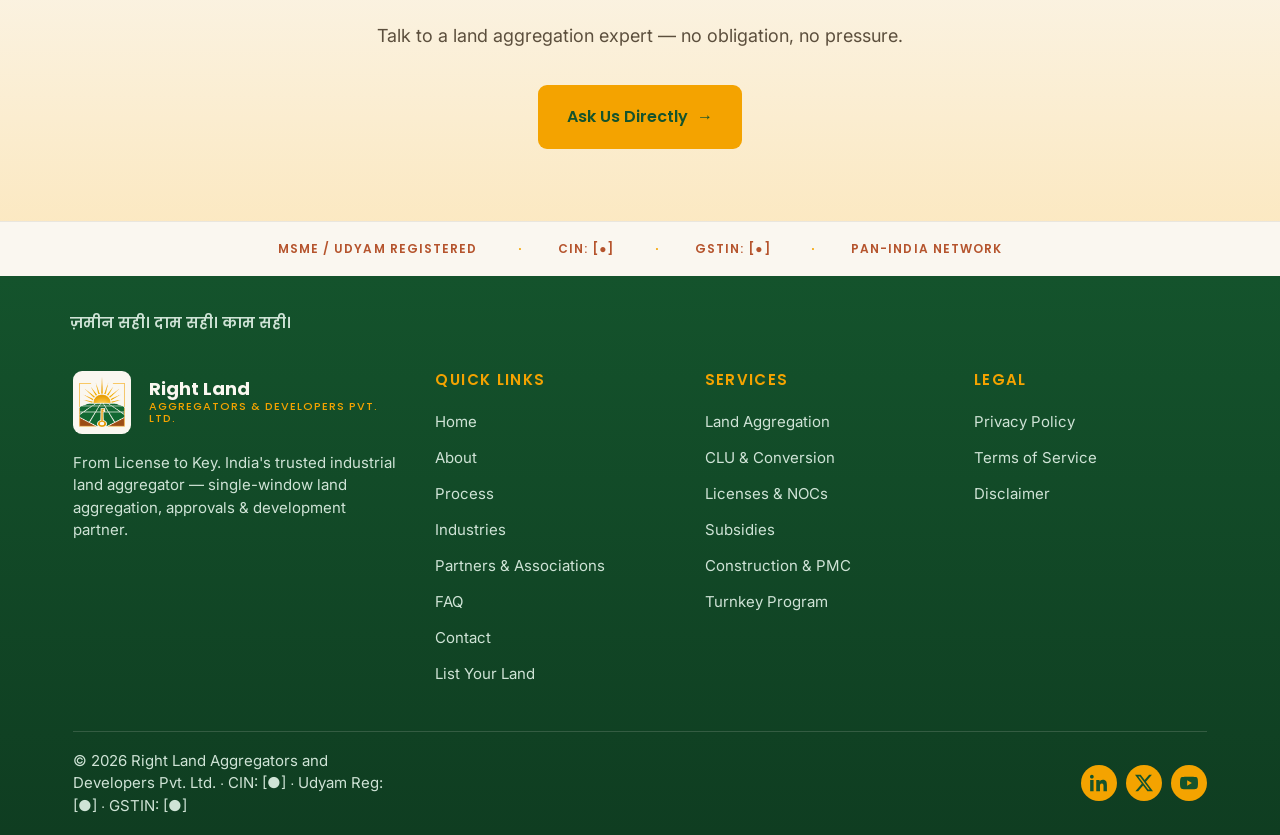
<file: faq.html>
<!DOCTYPE html>
<html lang="en">
<head>
<meta charset="UTF-8">
<meta name="viewport" content="width=device-width, initial-scale=1.0">
<title>FAQ | Land Aggregation Questions Answered | Right Land</title>
<meta name="description" content="What is a land aggregator? How is land aggregation different from a broker? Do you handle CLU? Answers to the most common questions factory owners ask Right Land.">
<link rel="preconnect" href="https://fonts.googleapis.com">
<link rel="preconnect" href="https://fonts.gstatic.com" crossorigin>
<link href="https://fonts.googleapis.com/css2?family=Poppins:wght@500;600;700&family=Inter:wght@400;500;700&display=swap" rel="stylesheet">
<link rel="stylesheet" href="css/style.css">
</head>
<body data-page="faq.html">
<div id="site-header"></div>

<main>

<section class="page-hero">
  <div class="container">
    <p class="breadcrumbs"><a href="index.html">Home</a> → FAQ</p>
    <p class="eyebrow">Frequently Asked Questions</p>
    <h1>Straight Answers. Nothing Hidden.</h1>
    <p class="lede">If your question isn't here, ask us directly — our answers come with the same daylight policy as our fees.</p>
  </div>
</section>

<section class="section section-alt">
  <div class="container" style="max-width:882px">

    <div class="faq-item reveal">
      <button class="faq-q" aria-expanded="false">What is a land aggregator?<span class="plus">+</span></button>
      <div class="faq-a"><p>A land aggregator identifies, verifies, and consolidates land — often multiple adjacent parcels from different owners — into one clean, contiguous, litigation-free block ready for industrial use, and takes contractual responsibility for the process. That's Right Land's core business.</p></div>
    </div>

    <div class="faq-item reveal">
      <button class="faq-q" aria-expanded="false">What is land aggregation and how is it different from buying through a broker?<span class="plus">+</span></button>
      <div class="faq-a"><p>Land aggregation is a professional, mandate-based process: requirement analysis, ground search, title verification, multi-owner negotiation, consolidation, and tie-up — all under one disclosed-fee contract. A broker simply introduces a plot and exits at registry.</p></div>
    </div>

    <div class="faq-item reveal">
      <button class="faq-q" aria-expanded="false">Are you brokers?<span class="plus">+</span></button>
      <div class="faq-a"><p>No. Brokers earn undisclosed commissions and exit at registry. We are land aggregators — we work on a written mandate with disclosed fees and contractual responsibility till handover.</p></div>
    </div>

    <div class="faq-item reveal">
      <button class="faq-q" aria-expanded="false">Do I pay for the land through you?<span class="plus">+</span></button>
      <div class="faq-a"><p>Never. You pay the landowner directly. We charge only our disclosed professional fees.</p></div>
    </div>

    <div class="faq-item reveal">
      <button class="faq-q" aria-expanded="false">What if the land you suggest fails verification?<span class="plus">+</span></button>
      <div class="faq-a"><p>It never reaches you. Parcels are presented only after title, litigation, and CLU-feasibility screening. If an issue emerges later in deeper diligence, we replace the option at no extra search fee.</p></div>
    </div>

    <div class="faq-item reveal">
      <button class="faq-q" aria-expanded="false">Which states do you cover?<span class="plus">+</span></button>
      <div class="faq-a"><p>Pan-India, through district-level ground partners. Advisory on which state suits your industry is part of our feasibility report.</p></div>
    </div>

    <div class="faq-item reveal">
      <button class="faq-q" aria-expanded="false">How long does CLU take?<span class="plus">+</span></button>
      <div class="faq-a"><p>It varies by state (typically 3–9 months). We commit a state-specific timeline in your agreement and track it milestone by milestone.</p></div>
    </div>

    <div class="faq-item reveal">
      <button class="faq-q" aria-expanded="false">Can you help if I already own land but am stuck in approvals?<span class="plus">+</span></button>
      <div class="faq-a"><p>Yes — our Licenses &amp; NOC service and Subsidy service are available standalone.</p></div>
    </div>

    <div class="faq-item reveal">
      <button class="faq-q" aria-expanded="false">What are your charges?<span class="plus">+</span></button>
      <div class="faq-a"><p>A fixed search/due-diligence retainer + a success fee on land tie-up + fixed-fee approval packages + PMC fee if you take construction scope. Exact numbers depend on requirement size — request a proposal.</p></div>
    </div>

    <div class="faq-item reveal">
      <button class="faq-q" aria-expanded="false">Are you a government company?<span class="plus">+</span></button>
      <div class="faq-a"><p>No — we are a private limited company, fully registered and compliant (MSME/Udyam registered), working through official government processes and channels for every approval.</p></div>
    </div>

  </div>
</section>

<section class="section cta-final">
  <div class="container">
    <h2 class="reveal">Still Have a Question?</h2>
    <p class="reveal d1">Talk to a land aggregation expert — no obligation, no pressure.</p>
    <div class="hero-ctas reveal d2">
      <a class="btn btn-gold" href="contact.html">Ask Us Directly <span class="arrow">→</span></a>
    </div>
  </div>
</section>

</main>

<div id="site-footer"></div>
<script src="js/components.js"></script>
<script src="js/main.js"></script>
</body>
</html>
</file>
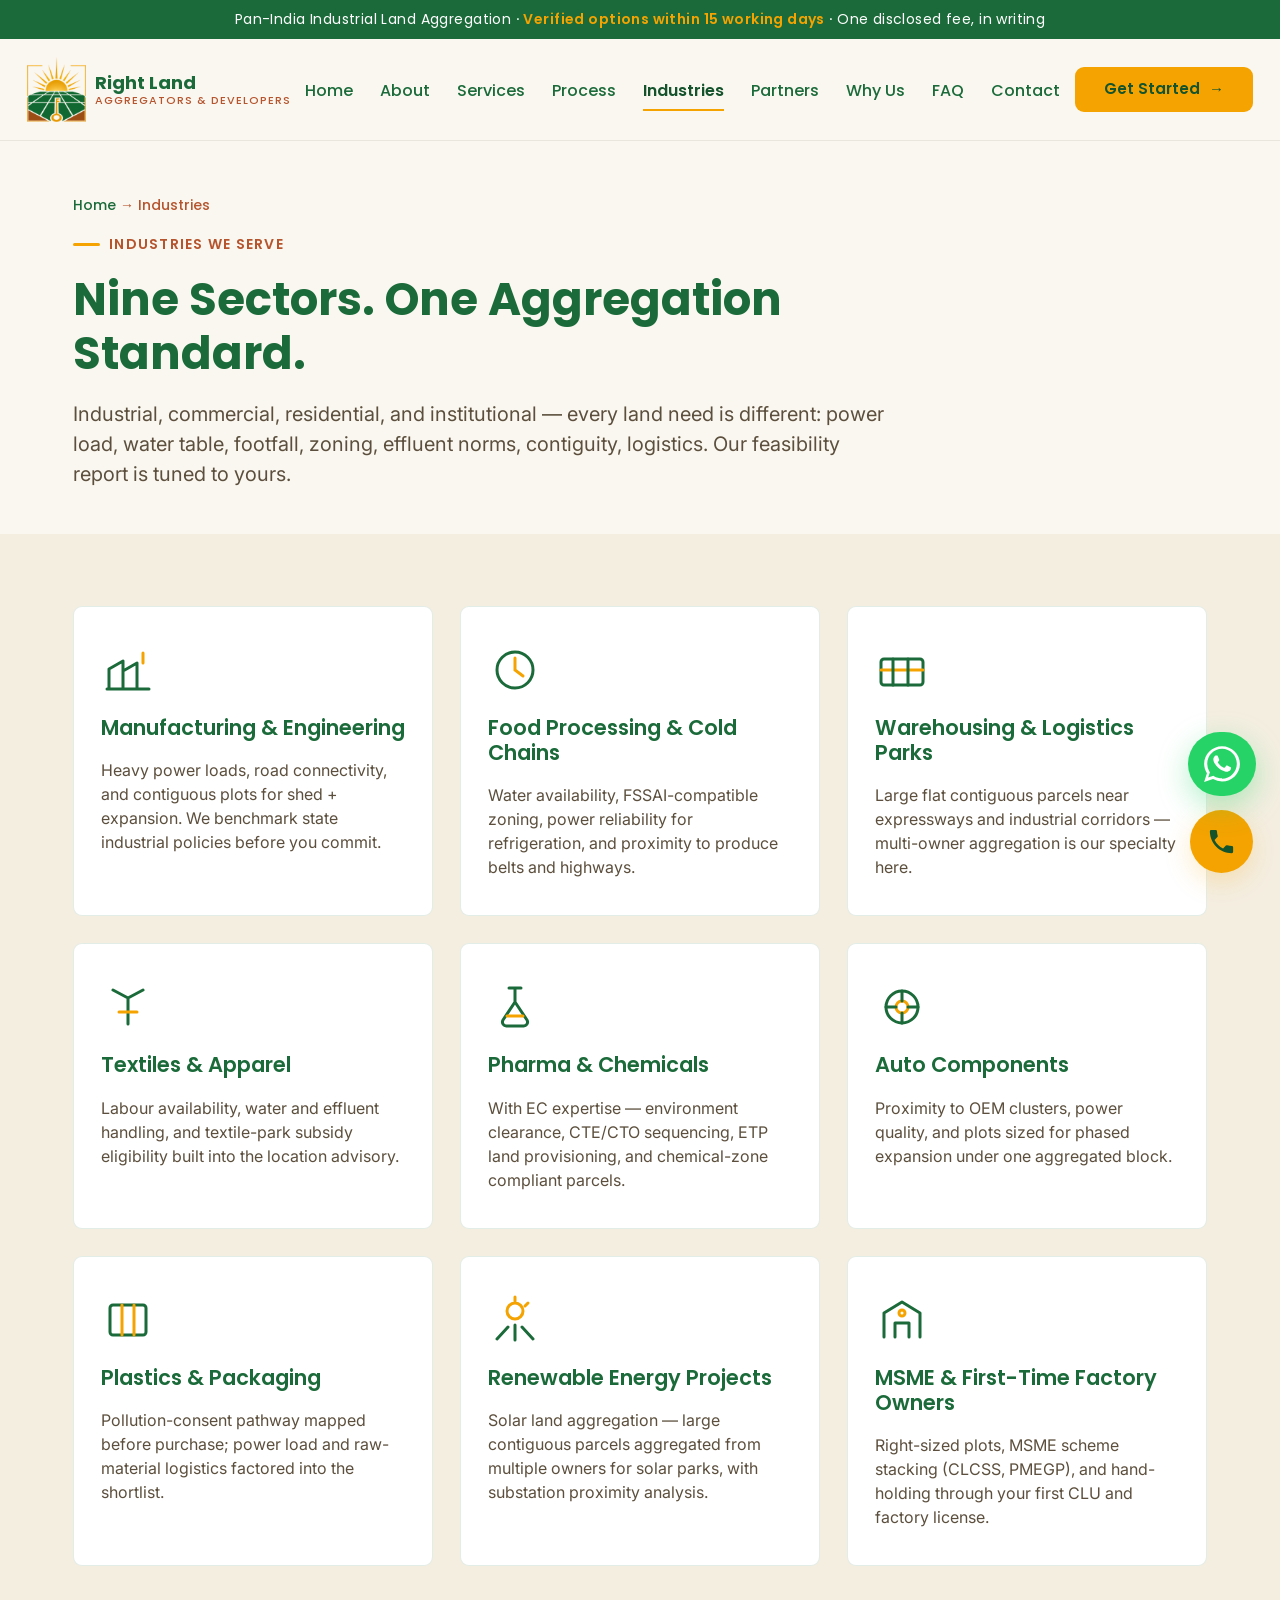
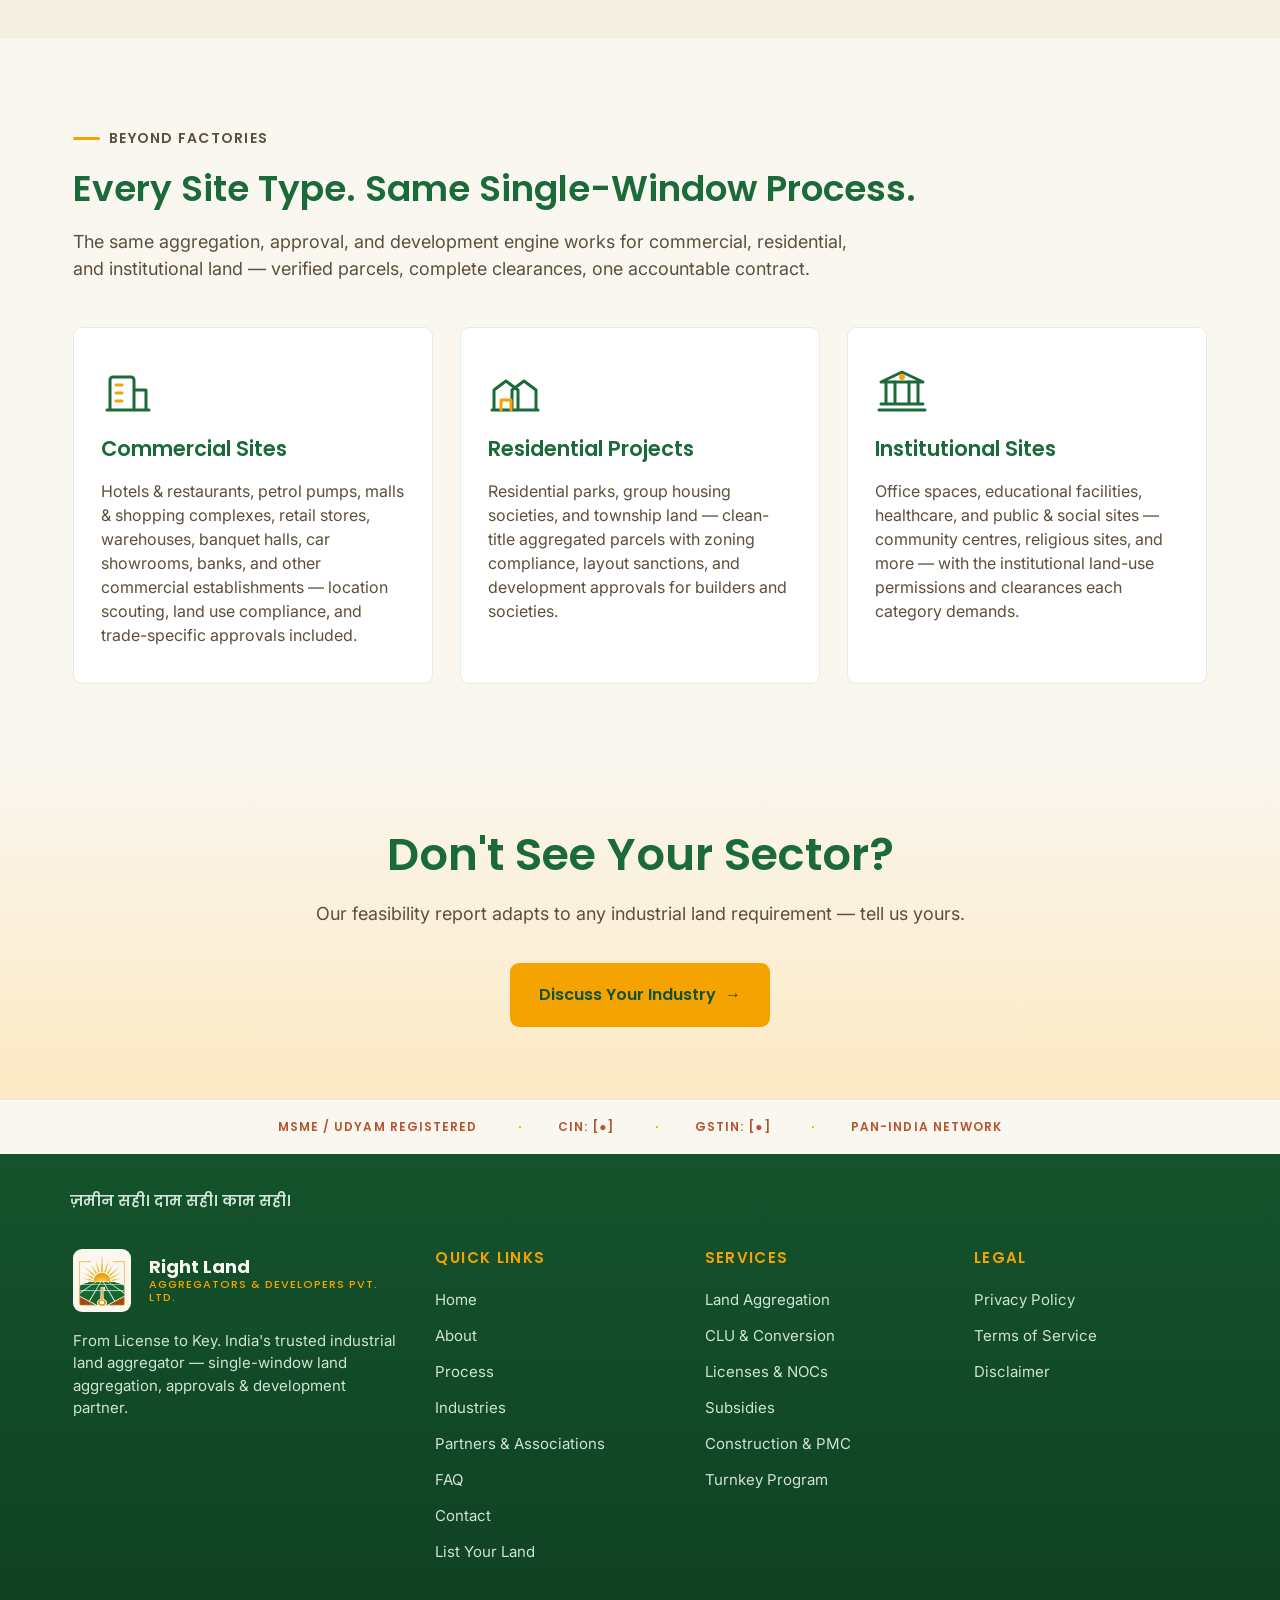
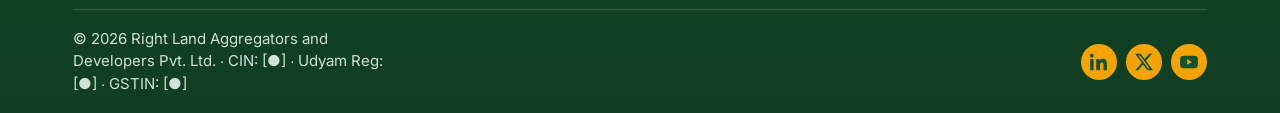
<file: industries.html>
<!DOCTYPE html>
<html lang="en">
<head>
<meta charset="UTF-8">
<meta name="viewport" content="width=device-width, initial-scale=1.0">
<title>Industries We Serve | Right Land Aggregators &amp; Developers</title>
<meta name="description" content="Right Land aggregates land for industry, commercial sites (hotels, petrol pumps, malls, showrooms, banks), residential projects (group housing, residential parks), and institutional sites (offices, education, healthcare, community & religious) — pan-India.">
<link rel="preconnect" href="https://fonts.googleapis.com">
<link rel="preconnect" href="https://fonts.gstatic.com" crossorigin>
<link href="https://fonts.googleapis.com/css2?family=Poppins:wght@500;600;700&family=Inter:wght@400;500;700&display=swap" rel="stylesheet">
<link rel="stylesheet" href="css/style.css">
</head>
<body data-page="industries.html">
<div id="site-header"></div>

<main>

<section class="page-hero">
  <div class="container">
    <p class="breadcrumbs"><a href="index.html">Home</a> → Industries</p>
    <p class="eyebrow">Industries We Serve</p>
    <h1>Nine Sectors. One Aggregation Standard.</h1>
    <p class="lede">Industrial, commercial, residential, and institutional — every land need is different: power load, water table, footfall, zoning, effluent norms, contiguity, logistics. Our feasibility report is tuned to yours.</p>
  </div>
</section>

<section class="section section-alt">
  <div class="container">
    <div class="cards-3">
      <div class="card reveal">
        <svg class="icon" viewBox="0 0 54 54" fill="none" stroke="#1B6B3A" stroke-width="3" stroke-linecap="round" stroke-linejoin="round"><path d="M8 46 V26 L22 18 V46 M22 46 V28 L36 20 V46 M6 46 H48"/><line x1="42" y1="20" x2="42" y2="10" stroke="#F4A300"/></svg>
        <h3>Manufacturing &amp; Engineering</h3>
        <p>Heavy power loads, road connectivity, and contiguous plots for shed + expansion. We benchmark state industrial policies before you commit.</p>
      </div>
      <div class="card reveal d1">
        <svg class="icon" viewBox="0 0 54 54" fill="none" stroke="#1B6B3A" stroke-width="3" stroke-linecap="round"><circle cx="27" cy="27" r="18"/><path d="M27 15 V27 L35 33" stroke="#F4A300"/></svg>
        <h3>Food Processing &amp; Cold Chains</h3>
        <p>Water availability, FSSAI-compatible zoning, power reliability for refrigeration, and proximity to produce belts and highways.</p>
      </div>
      <div class="card reveal d2">
        <svg class="icon" viewBox="0 0 54 54" fill="none" stroke="#1B6B3A" stroke-width="3" stroke-linecap="round"><rect x="6" y="16" width="42" height="26" rx="3"/><line x1="6" y1="27" x2="48" y2="27" stroke="#F4A300"/><line x1="18" y1="16" x2="18" y2="42"/><line x1="33" y1="16" x2="33" y2="42"/></svg>
        <h3>Warehousing &amp; Logistics Parks</h3>
        <p>Large flat contiguous parcels near expressways and industrial corridors — multi-owner aggregation is our specialty here.</p>
      </div>
      <div class="card reveal">
        <svg class="icon" viewBox="0 0 54 54" fill="none" stroke="#1B6B3A" stroke-width="3" stroke-linecap="round" stroke-linejoin="round"><path d="M12 10 L27 18 L42 10 M27 18 V44"/><path d="M18 32 h18" stroke="#F4A300"/></svg>
        <h3>Textiles &amp; Apparel</h3>
        <p>Labour availability, water and effluent handling, and textile-park subsidy eligibility built into the location advisory.</p>
      </div>
      <div class="card reveal d1">
        <svg class="icon" viewBox="0 0 54 54" fill="none" stroke="#1B6B3A" stroke-width="3" stroke-linecap="round" stroke-linejoin="round"><path d="M21 8 H33 M27 8 V22 L15 40 A4 4 0 0 0 19 46 H35 A4 4 0 0 0 39 40 L27 22"/><path d="M19 36 h16" stroke="#F4A300"/></svg>
        <h3>Pharma &amp; Chemicals</h3>
        <p>With EC expertise — environment clearance, CTE/CTO sequencing, ETP land provisioning, and chemical-zone compliant parcels.</p>
      </div>
      <div class="card reveal d2">
        <svg class="icon" viewBox="0 0 54 54" fill="none" stroke="#1B6B3A" stroke-width="3" stroke-linecap="round"><circle cx="27" cy="27" r="16"/><circle cx="27" cy="27" r="6" stroke="#F4A300"/><line x1="27" y1="11" x2="27" y2="21"/><line x1="27" y1="33" x2="27" y2="43"/><line x1="11" y1="27" x2="21" y2="27"/><line x1="33" y1="27" x2="43" y2="27"/></svg>
        <h3>Auto Components</h3>
        <p>Proximity to OEM clusters, power quality, and plots sized for phased expansion under one aggregated block.</p>
      </div>
      <div class="card reveal">
        <svg class="icon" viewBox="0 0 54 54" fill="none" stroke="#1B6B3A" stroke-width="3" stroke-linecap="round"><rect x="9" y="12" width="36" height="30" rx="3"/><line x1="21" y1="12" x2="21" y2="42" stroke="#F4A300"/><line x1="33" y1="12" x2="33" y2="42" stroke="#F4A300"/></svg>
        <h3>Plastics &amp; Packaging</h3>
        <p>Pollution-consent pathway mapped before purchase; power load and raw-material logistics factored into the shortlist.</p>
      </div>
      <div class="card reveal d1">
        <svg class="icon" viewBox="0 0 54 54" fill="none" stroke="#1B6B3A" stroke-width="3" stroke-linecap="round"><circle cx="27" cy="18" r="8" stroke="#F4A300"/><line x1="27" y1="4" x2="27" y2="8" stroke="#F4A300"/><line x1="40" y1="10" x2="37" y2="13" stroke="#F4A300"/><path d="M9 46 L20 34 M45 46 L34 34 M27 47 V32"/></svg>
        <h3>Renewable Energy Projects</h3>
        <p>Solar land aggregation — large contiguous parcels aggregated from multiple owners for solar parks, with substation proximity analysis.</p>
      </div>
      <div class="card reveal d2">
        <svg class="icon" viewBox="0 0 54 54" fill="none" stroke="#1B6B3A" stroke-width="3" stroke-linecap="round" stroke-linejoin="round"><path d="M9 44 V20 L27 9 L45 20 V44 M20 44 V30 H34 V44"/><circle cx="27" cy="20" r="3" stroke="#F4A300"/></svg>
        <h3>MSME &amp; First-Time Factory Owners</h3>
        <p>Right-sized plots, MSME scheme stacking (CLCSS, PMEGP), and hand-holding through your first CLU and factory license.</p>
      </div>
    </div>
  </div>
</section>

<section class="section">
  <div class="container">
    <div class="section-head reveal">
      <p class="eyebrow">Beyond Factories</p>
      <h2>Every Site Type. Same Single-Window Process.</h2>
      <p>The same aggregation, approval, and development engine works for commercial, residential, and institutional land — verified parcels, complete clearances, one accountable contract.</p>
    </div>
    <div class="cards-3">
      <div class="card reveal">
        <svg class="icon" viewBox="0 0 54 54" fill="none" stroke="#1B6B3A" stroke-width="3" stroke-linecap="round" stroke-linejoin="round"><path d="M9 46 V16 A3 3 0 0 1 12 13 H30 A3 3 0 0 1 33 16 V46 M33 46 V26 H45 V46 M6 46 H48"/><path d="M15 21 h6 M15 29 h6 M15 37 h6" stroke="#F4A300"/></svg>
        <h3>Commercial Sites</h3>
        <p>Hotels &amp; restaurants, petrol pumps, malls &amp; shopping complexes, retail stores, warehouses, banquet halls, car showrooms, banks, and other commercial establishments — location scouting, land use compliance, and trade-specific approvals included.</p>
      </div>
      <div class="card reveal d1">
        <svg class="icon" viewBox="0 0 54 54" fill="none" stroke="#1B6B3A" stroke-width="3" stroke-linecap="round" stroke-linejoin="round"><path d="M6 46 V26 L18 17 L30 26 V46 M24 46 V26 L36 17 L48 26 V46 M4 46 H50"/><path d="M13 46 V36 H23 V46" stroke="#F4A300"/></svg>
        <h3>Residential Projects</h3>
        <p>Residential parks, group housing societies, and township land — clean-title aggregated parcels with zoning compliance, layout sanctions, and development approvals for builders and societies.</p>
      </div>
      <div class="card reveal d2">
        <svg class="icon" viewBox="0 0 54 54" fill="none" stroke="#1B6B3A" stroke-width="3" stroke-linecap="round" stroke-linejoin="round"><path d="M27 8 L48 18 H6 Z"/><path d="M11 18 V40 M20 18 V40 M34 18 V40 M43 18 V40 M6 40 H48 M4 46 H50"/><circle cx="27" cy="13" r="1.5" stroke="#F4A300"/></svg>
        <h3>Institutional Sites</h3>
        <p>Office spaces, educational facilities, healthcare, and public &amp; social sites — community centres, religious sites, and more — with the institutional land-use permissions and clearances each category demands.</p>
      </div>
    </div>
  </div>
</section>

<section class="section cta-final">
  <div class="container">
    <h2 class="reveal">Don't See Your Sector?</h2>
    <p class="reveal d1">Our feasibility report adapts to any industrial land requirement — tell us yours.</p>
    <div class="hero-ctas reveal d2">
      <a class="btn btn-gold" href="contact.html">Discuss Your Industry <span class="arrow">→</span></a>
    </div>
  </div>
</section>

</main>

<div id="site-footer"></div>
<script src="js/components.js"></script>
<script src="js/main.js"></script>
</body>
</html>
</file>
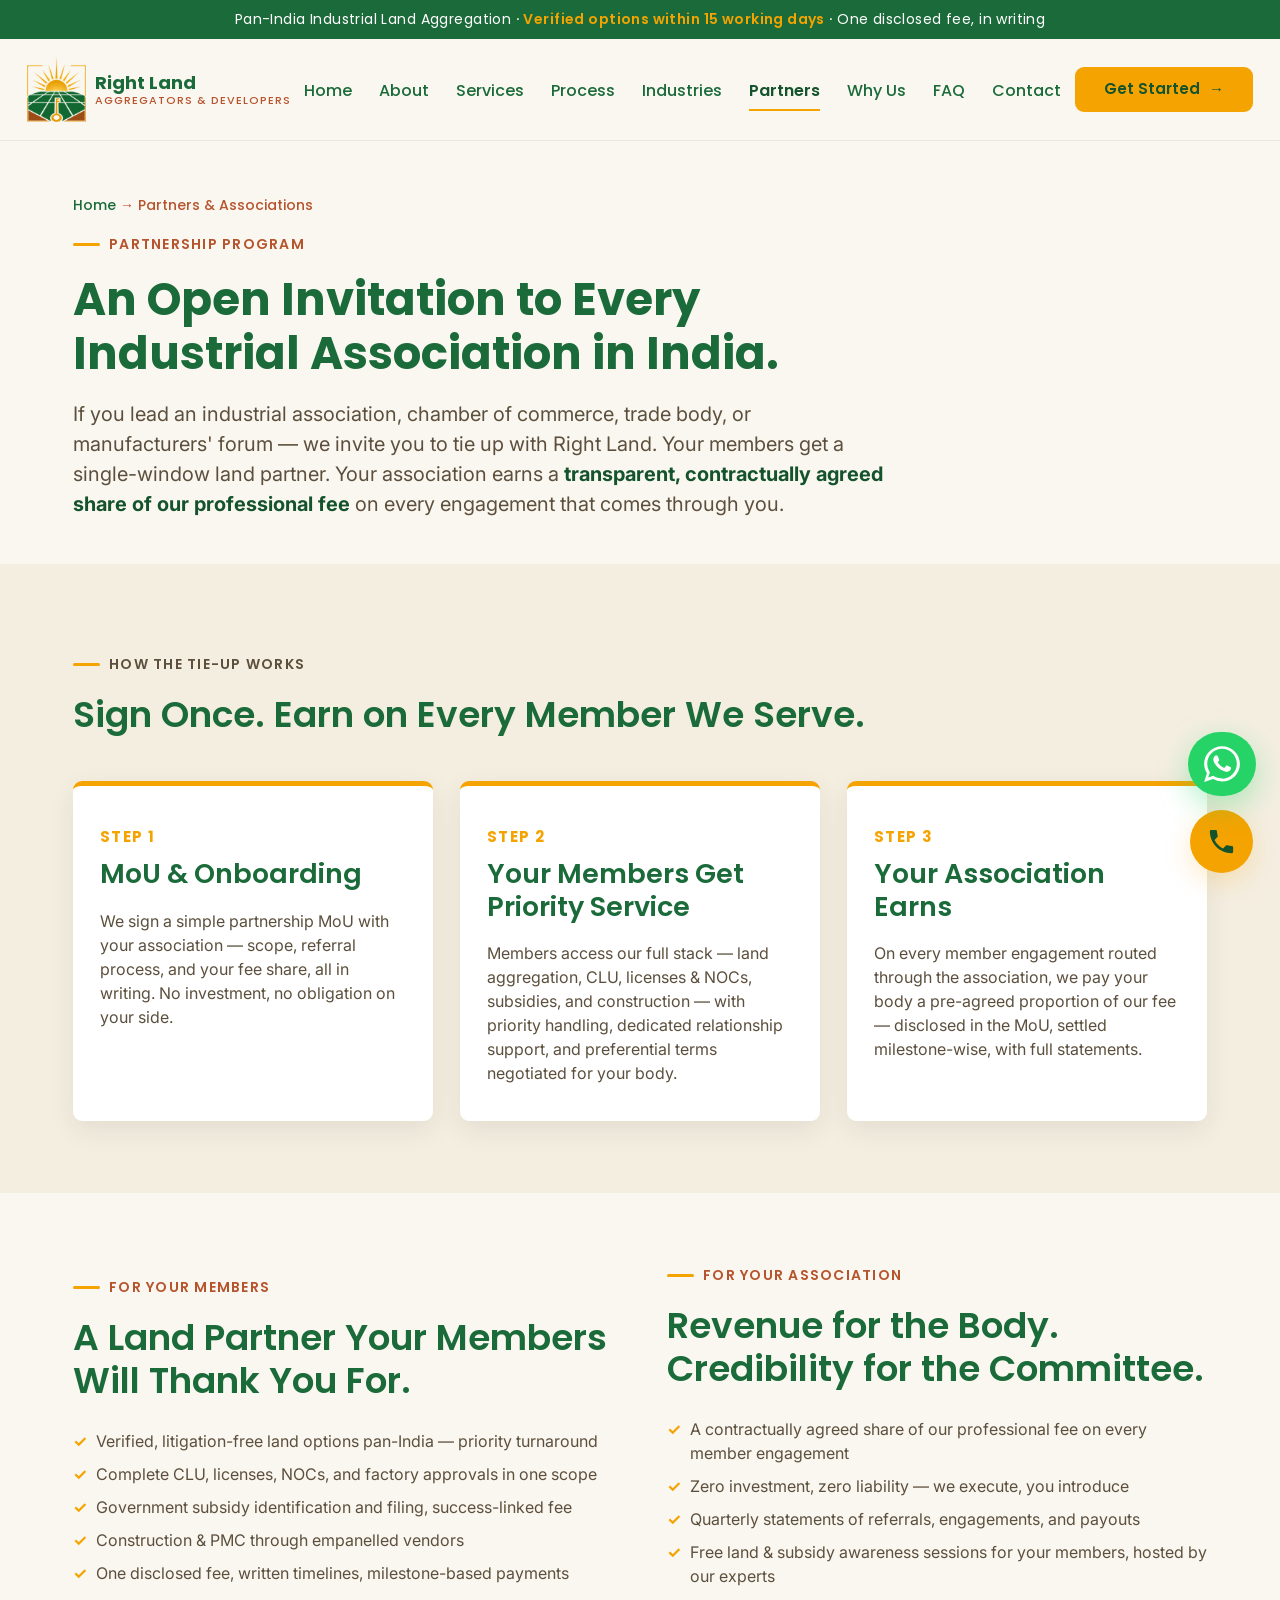
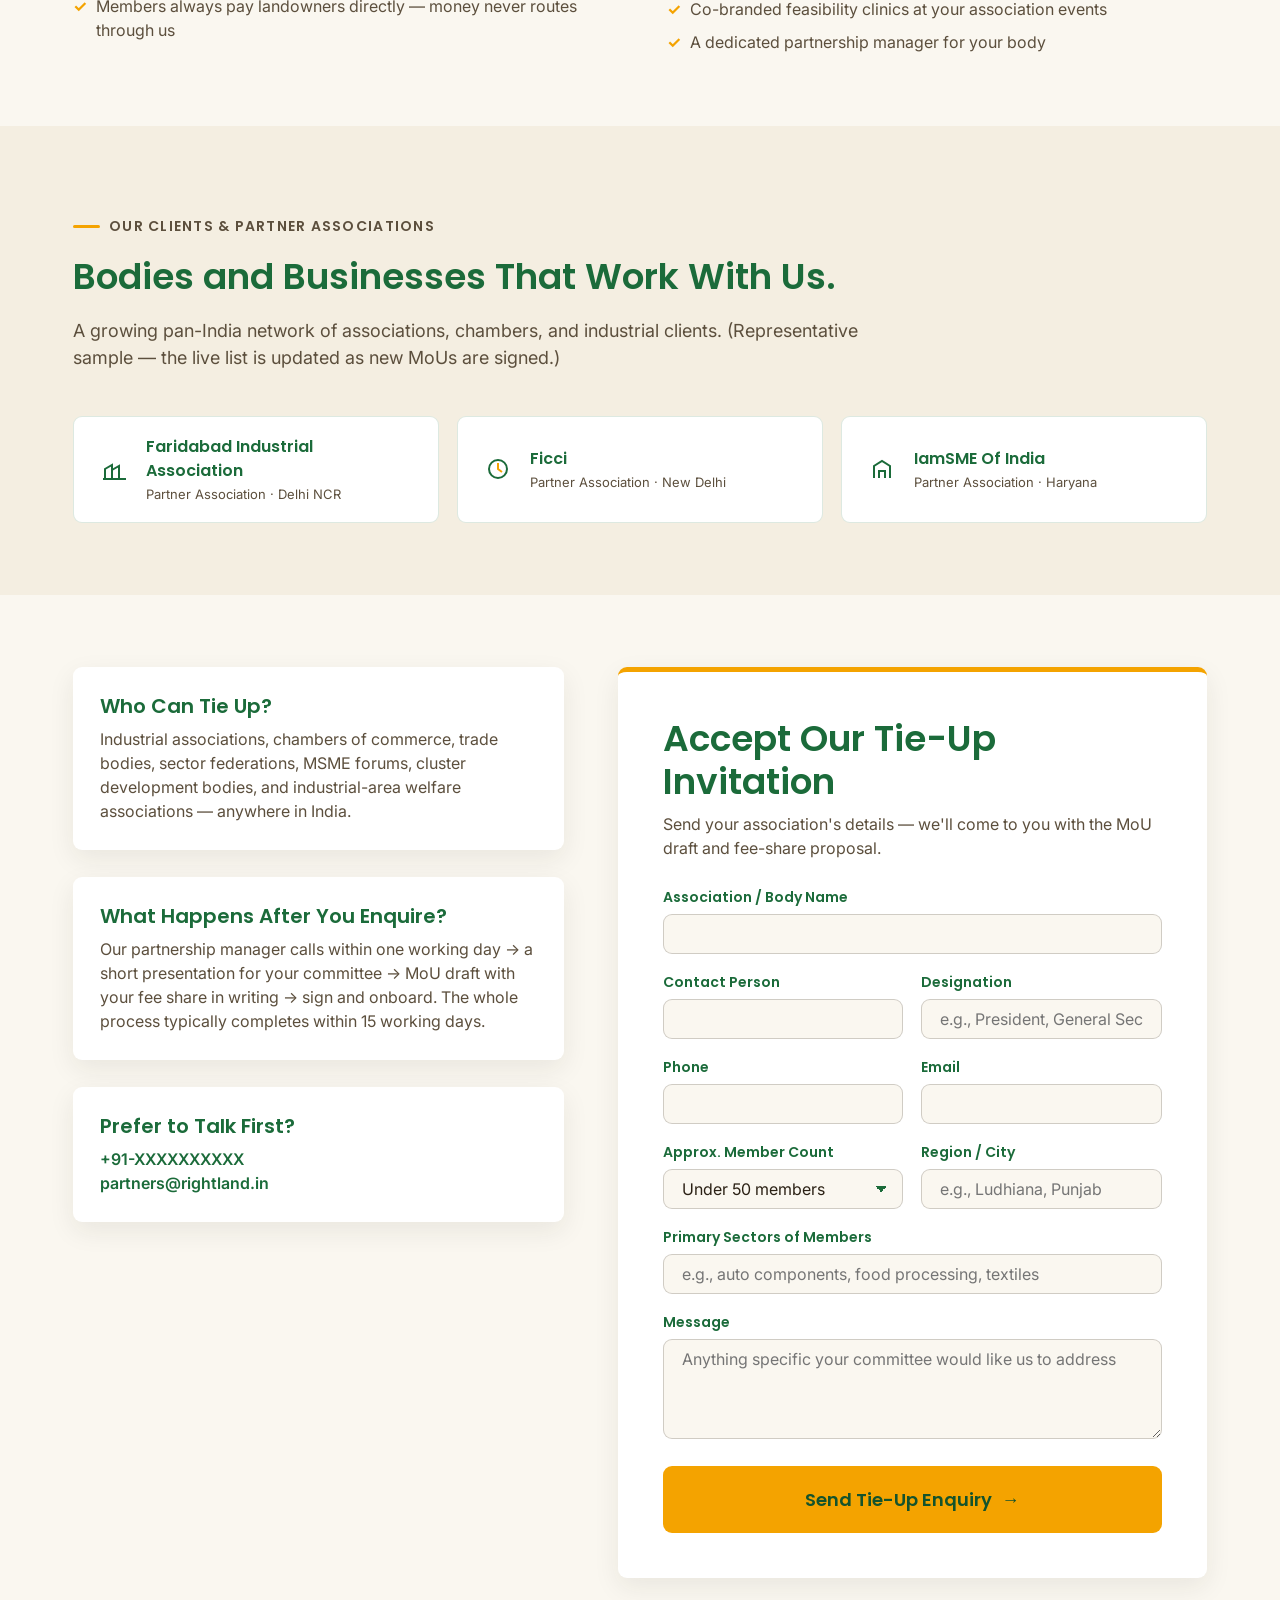
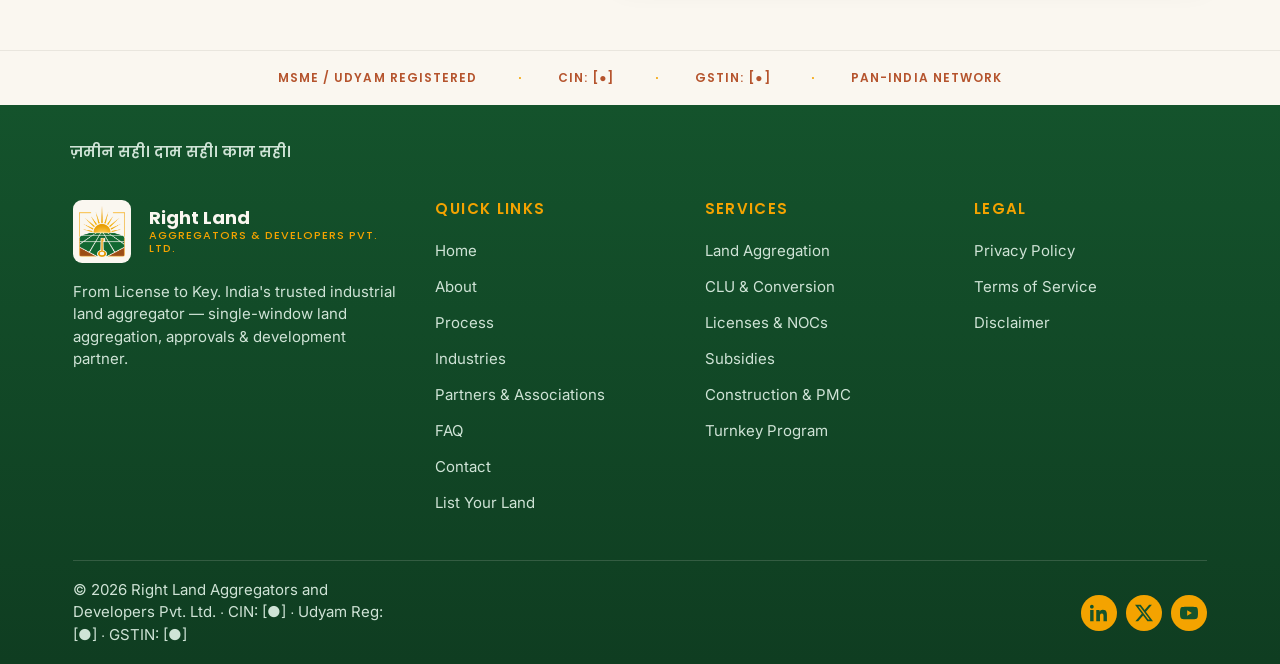
<file: partners.html>
<!DOCTYPE html>
<html lang="en">
<head>
<meta charset="UTF-8">
<meta name="viewport" content="width=device-width, initial-scale=1.0">
<title>Partners &amp; Associations | Tie-Up With Right Land</title>
<meta name="description" content="Industrial associations, chambers, and trade bodies: tie up with Right Land. Your members get priority land aggregation, approvals, subsidies & construction — your association earns a transparent share of our fee.">
<link rel="preconnect" href="https://fonts.googleapis.com">
<link rel="preconnect" href="https://fonts.gstatic.com" crossorigin>
<link href="https://fonts.googleapis.com/css2?family=Poppins:wght@500;600;700&family=Inter:wght@400;500;700&display=swap" rel="stylesheet">
<link rel="stylesheet" href="css/style.css">
</head>
<body data-page="partners.html">
<div id="site-header"></div>

<main>

<section class="page-hero">
  <div class="container">
    <p class="breadcrumbs"><a href="index.html">Home</a> → Partners &amp; Associations</p>
    <p class="eyebrow">Partnership Program</p>
    <h1>An Open Invitation to Every Industrial Association in India.</h1>
    <p class="lede">If you lead an industrial association, chamber of commerce, trade body, or manufacturers' forum — we invite you to tie up with Right Land. Your members get a single-window land partner. Your association earns a <strong>transparent, contractually agreed share of our professional fee</strong> on every engagement that comes through you.</p>
  </div>
</section>

<!-- How the tie-up works -->
<section class="section section-alt">
  <div class="container">
    <div class="section-head reveal">
      <p class="eyebrow">How the Tie-Up Works</p>
      <h2>Sign Once. Earn on Every Member We Serve.</h2>
    </div>
    <div class="phases">
      <div class="phase reveal">
        <span class="phase-tag">STEP 1</span>
        <h3>MoU &amp; Onboarding</h3>
        <p style="color:var(--ink-soft);font-size:16px">We sign a simple partnership MoU with your association — scope, referral process, and your fee share, all in writing. No investment, no obligation on your side.</p>
      </div>
      <div class="phase reveal d2">
        <span class="phase-tag">STEP 2</span>
        <h3>Your Members Get Priority Service</h3>
        <p style="color:var(--ink-soft);font-size:16px">Members access our full stack — land aggregation, CLU, licenses &amp; NOCs, subsidies, and construction — with priority handling, dedicated relationship support, and preferential terms negotiated for your body.</p>
      </div>
      <div class="phase reveal d4">
        <span class="phase-tag">STEP 3</span>
        <h3>Your Association Earns</h3>
        <p style="color:var(--ink-soft);font-size:16px">On every member engagement routed through the association, we pay your body a pre-agreed proportion of our fee — disclosed in the MoU, settled milestone-wise, with full statements.</p>
      </div>
    </div>
  </div>
</section>

<!-- What both sides get -->
<section class="section">
  <div class="container split">
    <div class="reveal-left">
      <p class="eyebrow">For Your Members</p>
      <h2>A Land Partner Your Members Will Thank You For.</h2>
      <ul class="check-list" style="margin-top:27px">
        <li>Verified, litigation-free land options pan-India — priority turnaround</li>
        <li>Complete CLU, licenses, NOCs, and factory approvals in one scope</li>
        <li>Government subsidy identification and filing, success-linked fee</li>
        <li>Construction &amp; PMC through empanelled vendors</li>
        <li>One disclosed fee, written timelines, milestone-based payments</li>
        <li>Members always pay landowners directly — money never routes through us</li>
      </ul>
    </div>
    <div class="reveal d2">
      <p class="eyebrow">For Your Association</p>
      <h2>Revenue for the Body. Credibility for the Committee.</h2>
      <ul class="check-list" style="margin-top:27px">
        <li>A contractually agreed share of our professional fee on every member engagement</li>
        <li>Zero investment, zero liability — we execute, you introduce</li>
        <li>Quarterly statements of referrals, engagements, and payouts</li>
        <li>Free land &amp; subsidy awareness sessions for your members, hosted by our experts</li>
        <li>Co-branded feasibility clinics at your association events</li>
        <li>A dedicated partnership manager for your body</li>
      </ul>
    </div>
  </div>
</section>

<!-- Existing clients & associations -->
<section class="section section-alt">
  <div class="container">
    <div class="section-head reveal">
      <p class="eyebrow">Our Clients &amp; Partner Associations</p>
      <h2>Bodies and Businesses That Work With Us.</h2>
      <p>A growing pan-India network of associations, chambers, and industrial clients. (Representative sample — the live list is updated as new MoUs are signed.)</p>
    </div>
    <div class="pill-grid">
      <div class="pill reveal"><svg viewBox="0 0 27 27" fill="none" stroke="#1B6B3A" stroke-width="2"><path d="M4 23 V13 L11 9 V23 M11 23 V14 L18 10 V23 M2 23 H25"/></svg><span>Faridabad Industrial Association<small>Partner Association · Delhi NCR</small></span></div>
      <div class="pill reveal d1"><svg viewBox="0 0 27 27" fill="none" stroke="#1B6B3A" stroke-width="2"><circle cx="13" cy="13" r="9"/><path d="M13 7 V13 L17 16" stroke="#F4A300"/></svg><span>Ficci<small>Partner Association · New Delhi</small></span></div>
      <div class="pill reveal d2"><svg viewBox="0 0 27 27" fill="none" stroke="#1B6B3A" stroke-width="2"><path d="M5 22 V10 L13 5 L21 10 V22 M10 22 V15 H16 V22"/></svg><span>IamSME Of India<small>Partner Association · Haryana</small></span></div>
  </div>
</section>

<!-- Tie-up enquiry form -->
<section class="section" id="tieup-form">
  <div class="container contact-grid">
    <div class="contact-info reveal-left">
      <div class="info-card">
        <h3>Who Can Tie Up?</h3>
        <p>Industrial associations, chambers of commerce, trade bodies, sector federations, MSME forums, cluster development bodies, and industrial-area welfare associations — anywhere in India.</p>
      </div>
      <div class="info-card">
        <h3>What Happens After You Enquire?</h3>
        <p>Our partnership manager calls within one working day → a short presentation for your committee → MoU draft with your fee share in writing → sign and onboard. The whole process typically completes within 15 working days.</p>
      </div>
      <div class="info-card">
        <h3>Prefer to Talk First?</h3>
        <p><a href="tel:+91XXXXXXXXXX" style="color:var(--green);font-weight:600">+91-XXXXXXXXXX</a></p>
        <p><a href="mailto:partners@rightland.in" style="color:var(--green);font-weight:600">partners@rightland.in</a></p>
      </div>
    </div>

    <div class="reveal d2">
      <div class="form-card">
        <h2 style="margin-bottom:9px">Accept Our Tie-Up Invitation</h2>
        <p style="color:var(--ink-soft);font-size:16px;margin-bottom:27px">Send your association's details — we'll come to you with the MoU draft and fee-share proposal.</p>
        <form id="requirementForm">
          <div class="form-grid">
            <div class="field full"><label for="a-name">Association / Body Name</label><input id="a-name" type="text" required></div>
            <div class="field"><label for="a-person">Contact Person</label><input id="a-person" type="text" required autocomplete="name"></div>
            <div class="field"><label for="a-desig">Designation</label><input id="a-desig" type="text" placeholder="e.g., President, General Secretary"></div>
            <div class="field"><label for="a-phone">Phone</label><input id="a-phone" type="tel" required autocomplete="tel"></div>
            <div class="field"><label for="a-email">Email</label><input id="a-email" type="email" required autocomplete="email"></div>
            <div class="field"><label for="a-members">Approx. Member Count</label>
              <select id="a-members">
                <option>Under 50 members</option>
                <option>50 – 200 members</option>
                <option>200 – 500 members</option>
                <option>500+ members</option>
              </select>
            </div>
            <div class="field"><label for="a-region">Region / City</label><input id="a-region" type="text" placeholder="e.g., Ludhiana, Punjab"></div>
            <div class="field full"><label for="a-sector">Primary Sectors of Members</label><input id="a-sector" type="text" placeholder="e.g., auto components, food processing, textiles"></div>
            <div class="field full"><label for="a-msg">Message</label><textarea id="a-msg" rows="4" placeholder="Anything specific your committee would like us to address"></textarea></div>
          </div>
          <button type="submit" class="btn btn-gold form-submit">Send Tie-Up Enquiry <span class="arrow">→</span></button>
        </form>
        <div id="formSuccess" style="display:none;text-align:center;padding:36px 0">
          <p style="font-family:var(--font-head);font-weight:600;font-size:22px;color:var(--green);margin:0 auto">Enquiry received.</p>
          <p style="color:var(--ink-soft);margin:18px auto 0">Our partnership manager will call you within one working day to schedule a presentation for your committee.</p>
        </div>
      </div>
    </div>
  </div>
</section>

</main>

<div id="site-footer"></div>
<script src="js/components.js"></script>
<script src="js/main.js"></script>
</body>
</html>
</file>
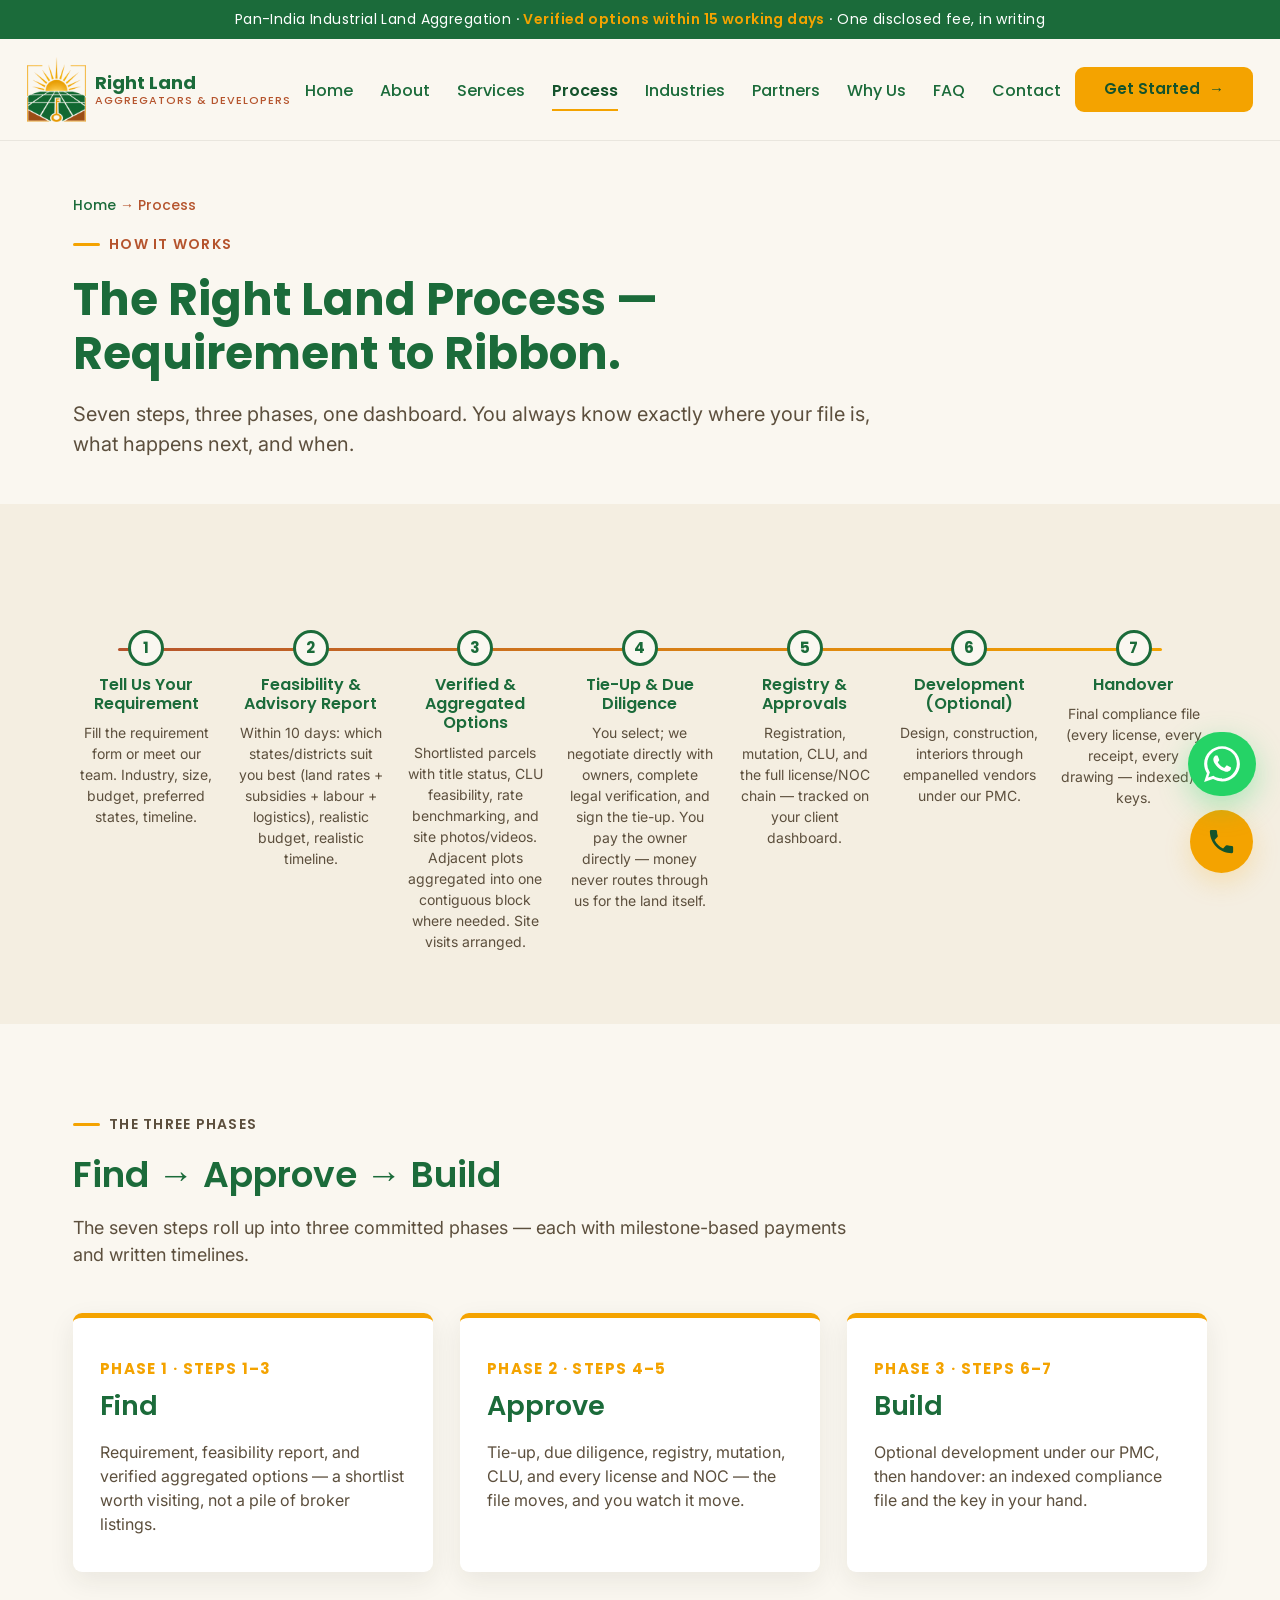
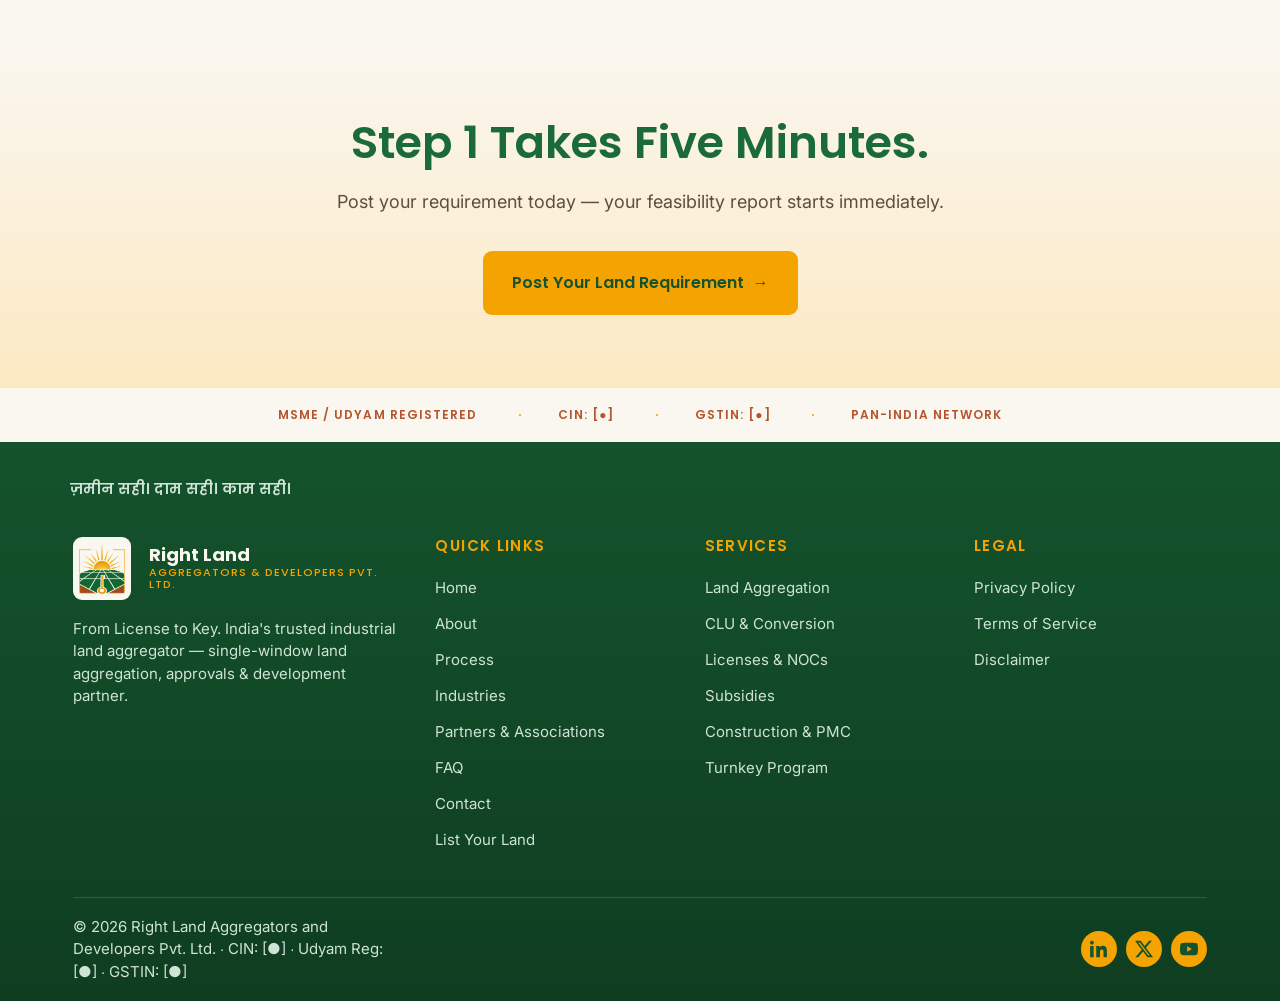
<file: process.html>
<!DOCTYPE html>
<html lang="en">
<head>
<meta charset="UTF-8">
<meta name="viewport" content="width=device-width, initial-scale=1.0">
<title>How It Works — The Right Land Process | Right Land Aggregators</title>
<meta name="description" content="The Right Land process: requirement, feasibility report, verified aggregated options, tie-up & due diligence, registry & approvals, development, and handover — tracked on your client dashboard.">
<link rel="preconnect" href="https://fonts.googleapis.com">
<link rel="preconnect" href="https://fonts.gstatic.com" crossorigin>
<link href="https://fonts.googleapis.com/css2?family=Poppins:wght@500;600;700&family=Inter:wght@400;500;700&display=swap" rel="stylesheet">
<link rel="stylesheet" href="css/style.css">
</head>
<body data-page="process.html">
<div id="site-header"></div>

<main>

<section class="page-hero">
  <div class="container">
    <p class="breadcrumbs"><a href="index.html">Home</a> → Process</p>
    <p class="eyebrow">How It Works</p>
    <h1>The Right Land Process — Requirement to Ribbon.</h1>
    <p class="lede">Seven steps, three phases, one dashboard. You always know exactly where your file is, what happens next, and when.</p>
  </div>
</section>

<section class="section section-alt">
  <div class="container">
    <div class="timeline">
      <div class="t-step reveal"><span class="dot">1</span><h4>Tell Us Your Requirement</h4><p>Fill the requirement form or meet our team. Industry, size, budget, preferred states, timeline.</p></div>
      <div class="t-step reveal d1"><span class="dot">2</span><h4>Feasibility &amp; Advisory Report</h4><p>Within 10 days: which states/districts suit you best (land rates + subsidies + labour + logistics), realistic budget, realistic timeline.</p></div>
      <div class="t-step reveal d2"><span class="dot">3</span><h4>Verified &amp; Aggregated Options</h4><p>Shortlisted parcels with title status, CLU feasibility, rate benchmarking, and site photos/videos. Adjacent plots aggregated into one contiguous block where needed. Site visits arranged.</p></div>
      <div class="t-step reveal d3"><span class="dot">4</span><h4>Tie-Up &amp; Due Diligence</h4><p>You select; we negotiate directly with owners, complete legal verification, and sign the tie-up. You pay the owner directly — money never routes through us for the land itself.</p></div>
      <div class="t-step reveal d4"><span class="dot">5</span><h4>Registry &amp; Approvals</h4><p>Registration, mutation, CLU, and the full license/NOC chain — tracked on your client dashboard.</p></div>
      <div class="t-step reveal d5"><span class="dot">6</span><h4>Development (Optional)</h4><p>Design, construction, interiors through empanelled vendors under our PMC.</p></div>
      <div class="t-step reveal d6"><span class="dot">7</span><h4>Handover</h4><p>Final compliance file (every license, every receipt, every drawing — indexed) + keys.</p></div>
    </div>
  </div>
</section>

<section class="section">
  <div class="container">
    <div class="section-head reveal">
      <p class="eyebrow">The Three Phases</p>
      <h2>Find → Approve → Build</h2>
      <p>The seven steps roll up into three committed phases — each with milestone-based payments and written timelines.</p>
    </div>
    <div class="phases">
      <div class="phase reveal">
        <span class="phase-tag">PHASE 1 · STEPS 1–3</span>
        <h3>Find</h3>
        <p style="color:var(--ink-soft);font-size:16px">Requirement, feasibility report, and verified aggregated options — a shortlist worth visiting, not a pile of broker listings.</p>
      </div>
      <div class="phase reveal d2">
        <span class="phase-tag">PHASE 2 · STEPS 4–5</span>
        <h3>Approve</h3>
        <p style="color:var(--ink-soft);font-size:16px">Tie-up, due diligence, registry, mutation, CLU, and every license and NOC — the file moves, and you watch it move.</p>
      </div>
      <div class="phase reveal d4">
        <span class="phase-tag">PHASE 3 · STEPS 6–7</span>
        <h3>Build</h3>
        <p style="color:var(--ink-soft);font-size:16px">Optional development under our PMC, then handover: an indexed compliance file and the key in your hand.</p>
      </div>
    </div>
  </div>
</section>

<section class="section cta-final">
  <div class="container">
    <h2 class="reveal">Step 1 Takes Five Minutes.</h2>
    <p class="reveal d1">Post your requirement today — your feasibility report starts immediately.</p>
    <div class="hero-ctas reveal d2">
      <a class="btn btn-gold" href="contact.html">Post Your Land Requirement <span class="arrow">→</span></a>
    </div>
  </div>
</section>

</main>

<div id="site-footer"></div>
<script src="js/components.js"></script>
<script src="js/main.js"></script>
</body>
</html>
</file>
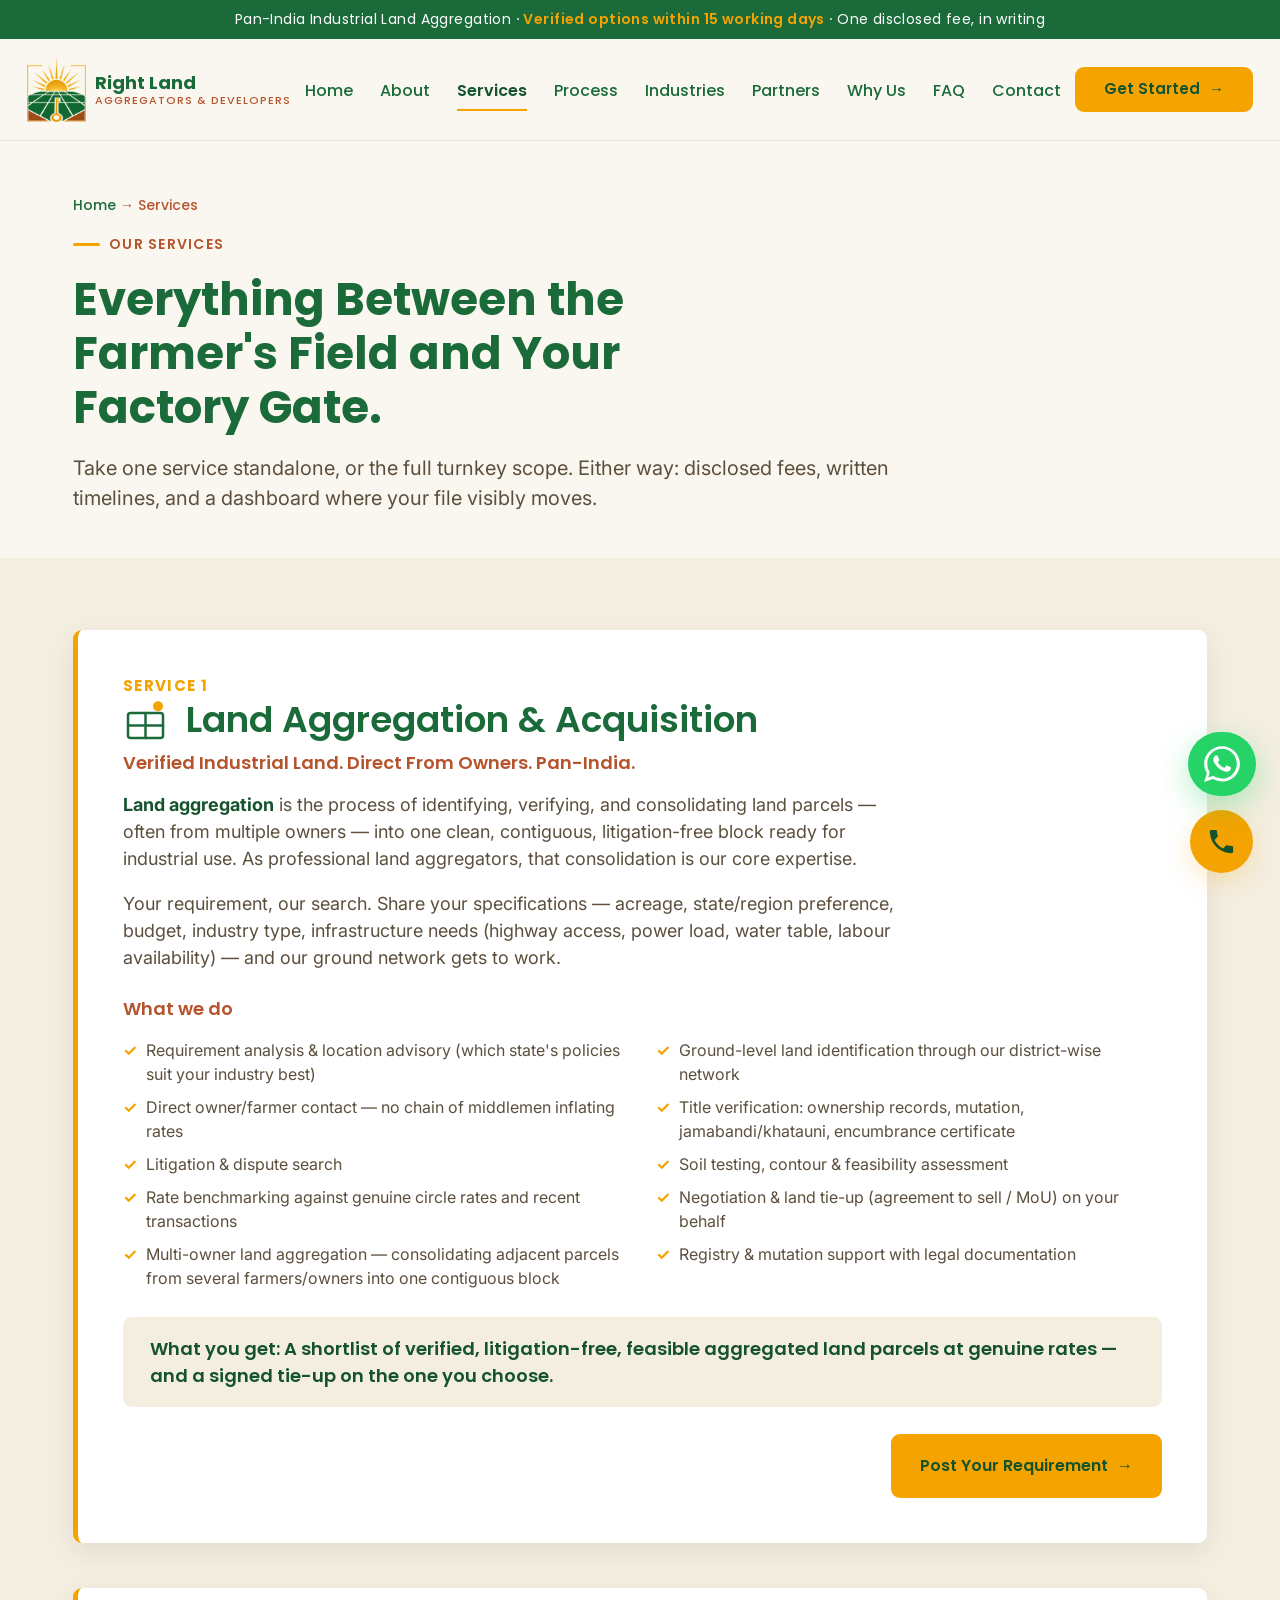
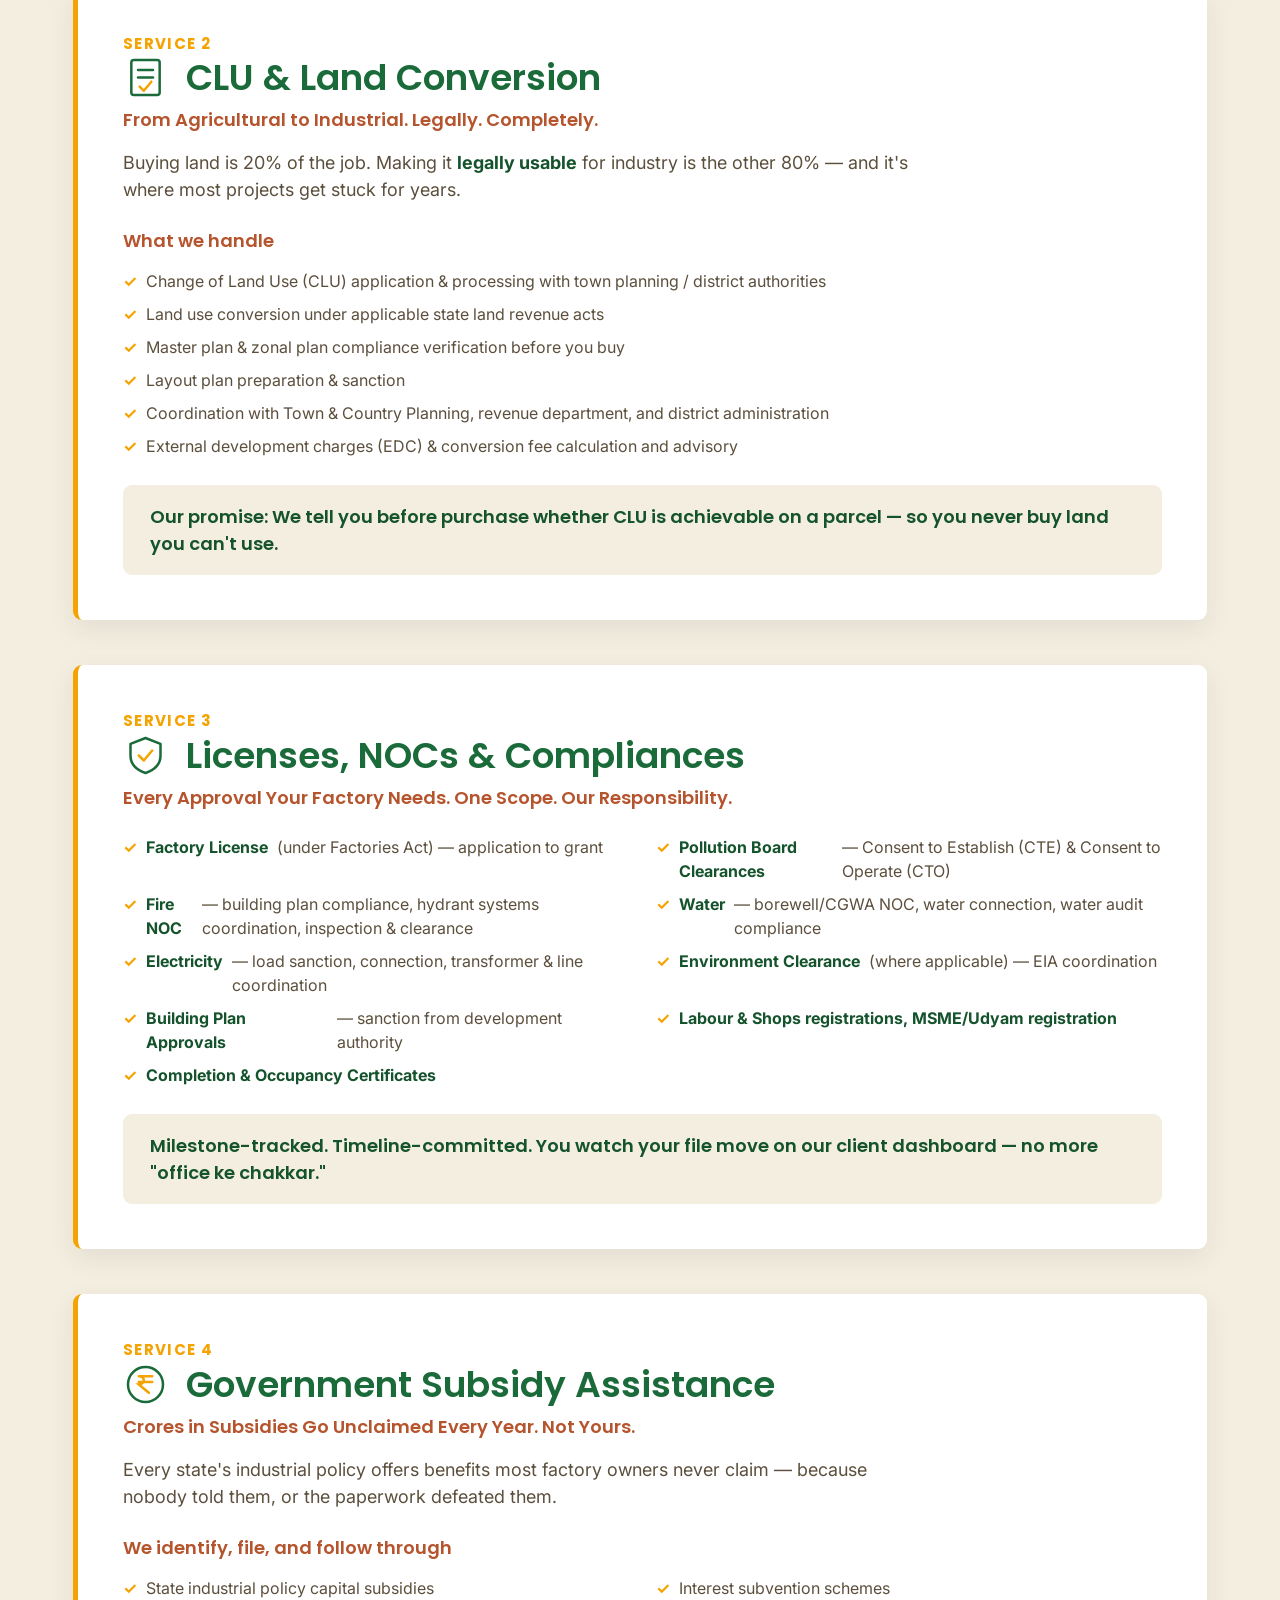
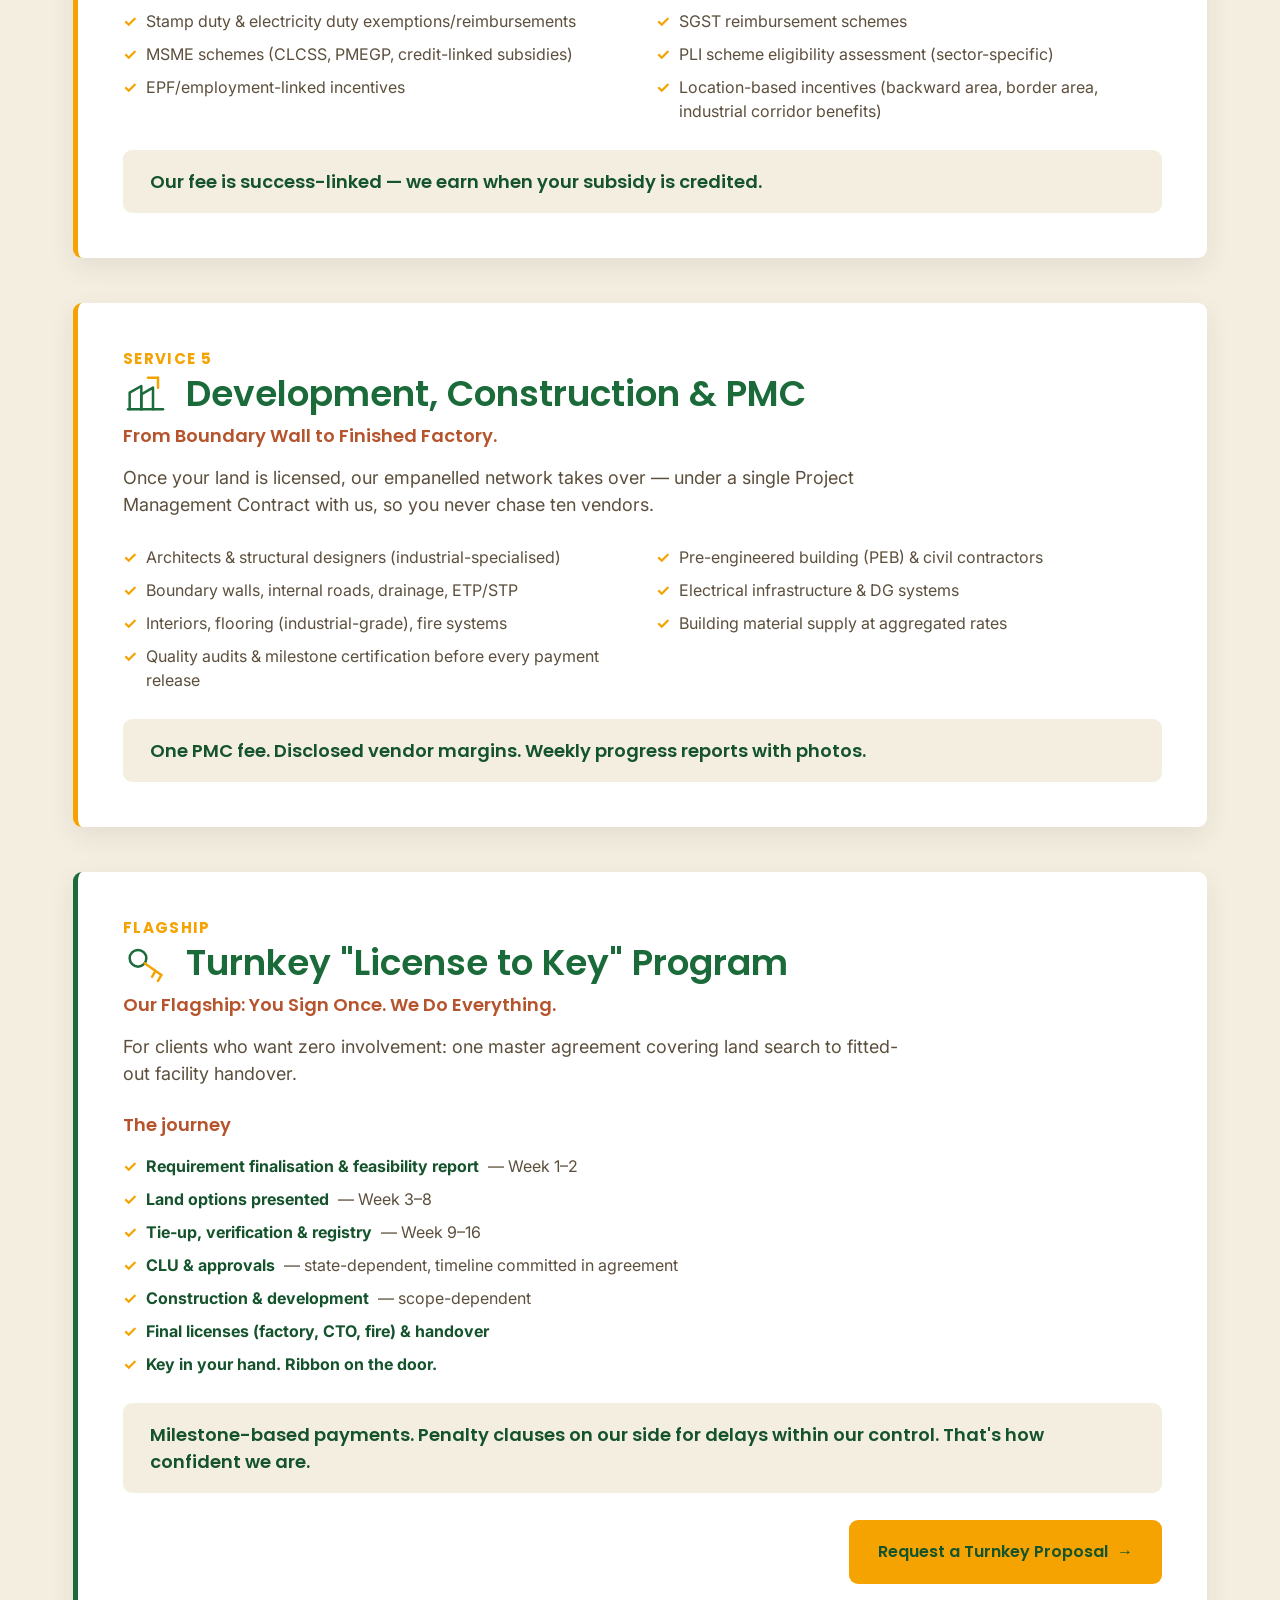
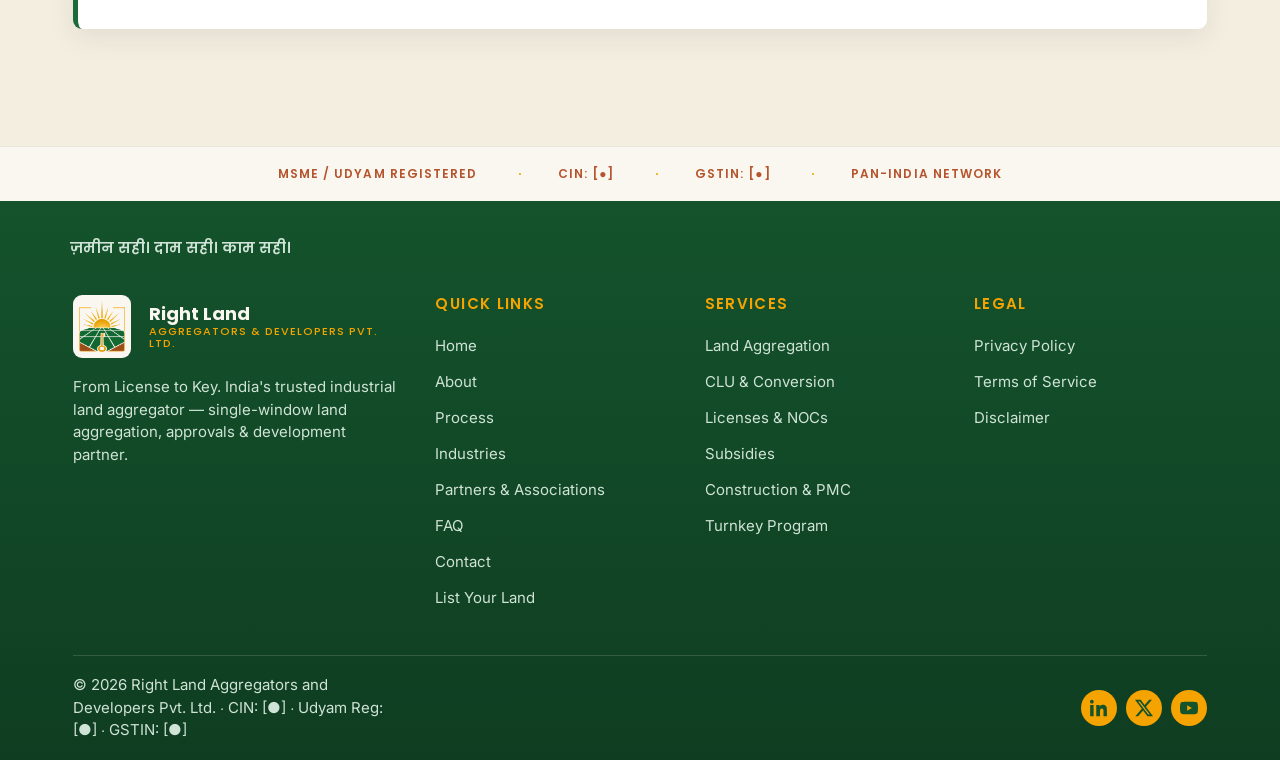
<file: services.html>
<!DOCTYPE html>
<html lang="en">
<head>
<meta charset="UTF-8">
<meta name="viewport" content="width=device-width, initial-scale=1.0">
<title>Services | Land Aggregation, CLU, Licenses, Subsidies, Construction | Right Land</title>
<meta name="description" content="Right Land's six services: land aggregation & acquisition, CLU & land conversion, licenses & NOCs, government subsidy assistance, development & PMC, and the turnkey License-to-Key program.">
<link rel="preconnect" href="https://fonts.googleapis.com">
<link rel="preconnect" href="https://fonts.gstatic.com" crossorigin>
<link href="https://fonts.googleapis.com/css2?family=Poppins:wght@500;600;700&family=Inter:wght@400;500;700&display=swap" rel="stylesheet">
<link rel="stylesheet" href="css/style.css">
</head>
<body data-page="services.html">
<div id="site-header"></div>

<main>

<section class="page-hero">
  <div class="container">
    <p class="breadcrumbs"><a href="index.html">Home</a> → Services</p>
    <p class="eyebrow">Our Services</p>
    <h1>Everything Between the Farmer's Field and Your Factory Gate.</h1>
    <p class="lede">Take one service standalone, or the full turnkey scope. Either way: disclosed fees, written timelines, and a dashboard where your file visibly moves.</p>
  </div>
</section>

<section class="section section-alt">
  <div class="container">

    <!-- 3.1 -->
    <article class="svc-block reveal" id="aggregation">
      <p class="phase-tag">SERVICE 1</p>
      <h2><svg viewBox="0 0 54 54" fill="none" stroke="#1B6B3A" stroke-width="3" stroke-linecap="round"><rect x="6" y="18" width="42" height="30" rx="3"/><line x1="6" y1="33" x2="48" y2="33"/><line x1="27" y1="18" x2="27" y2="48"/><circle cx="42" cy="10" r="6" fill="#F4A300" stroke="none"/></svg>Land Aggregation &amp; Acquisition</h2>
      <h4 style="margin-top:9px">Verified Industrial Land. Direct From Owners. Pan-India.</h4>
      <p style="margin-top:18px;color:var(--ink-soft)"><strong>Land aggregation</strong> is the process of identifying, verifying, and consolidating land parcels — often from multiple owners — into one clean, contiguous, litigation-free block ready for industrial use. As professional land aggregators, that consolidation is our core expertise.</p>
      <p style="margin-top:18px;color:var(--ink-soft)">Your requirement, our search. Share your specifications — acreage, state/region preference, budget, industry type, infrastructure needs (highway access, power load, water table, labour availability) — and our ground network gets to work.</p>
      <h4 style="margin-top:27px">What we do</h4>
      <ul class="check-list two-col">
        <li>Requirement analysis &amp; location advisory (which state's policies suit your industry best)</li>
        <li>Ground-level land identification through our district-wise network</li>
        <li>Direct owner/farmer contact — no chain of middlemen inflating rates</li>
        <li>Title verification: ownership records, mutation, jamabandi/khatauni, encumbrance certificate</li>
        <li>Litigation &amp; dispute search</li>
        <li>Soil testing, contour &amp; feasibility assessment</li>
        <li>Rate benchmarking against genuine circle rates and recent transactions</li>
        <li>Negotiation &amp; land tie-up (agreement to sell / MoU) on your behalf</li>
        <li>Multi-owner land aggregation — consolidating adjacent parcels from several farmers/owners into one contiguous block</li>
        <li>Registry &amp; mutation support with legal documentation</li>
      </ul>
      <div class="promise">What you get: A shortlist of verified, litigation-free, feasible aggregated land parcels at genuine rates — and a signed tie-up on the one you choose.</div>
      <div style="text-align:right;margin-top:27px"><a class="btn btn-gold" href="contact.html">Post Your Requirement <span class="arrow">→</span></a></div>
    </article>

    <!-- 3.2 -->
    <article class="svc-block reveal" id="clu">
      <p class="phase-tag">SERVICE 2</p>
      <h2><svg viewBox="0 0 54 54" fill="none" stroke="#1B6B3A" stroke-width="3" stroke-linecap="round" stroke-linejoin="round"><rect x="10" y="6" width="34" height="42" rx="3"/><line x1="18" y1="18" x2="36" y2="18"/><line x1="18" y1="27" x2="36" y2="27"/><path d="M20 38 l5 5 9 -11" stroke="#F4A300"/></svg>CLU &amp; Land Conversion</h2>
      <h4 style="margin-top:9px">From Agricultural to Industrial. Legally. Completely.</h4>
      <p style="margin-top:18px;color:var(--ink-soft)">Buying land is 20% of the job. Making it <strong>legally usable</strong> for industry is the other 80% — and it's where most projects get stuck for years.</p>
      <h4 style="margin-top:27px">What we handle</h4>
      <ul class="check-list">
        <li>Change of Land Use (CLU) application &amp; processing with town planning / district authorities</li>
        <li>Land use conversion under applicable state land revenue acts</li>
        <li>Master plan &amp; zonal plan compliance verification before you buy</li>
        <li>Layout plan preparation &amp; sanction</li>
        <li>Coordination with Town &amp; Country Planning, revenue department, and district administration</li>
        <li>External development charges (EDC) &amp; conversion fee calculation and advisory</li>
      </ul>
      <div class="promise">Our promise: We tell you before purchase whether CLU is achievable on a parcel — so you never buy land you can't use.</div>
    </article>

    <!-- 3.3 -->
    <article class="svc-block reveal" id="licenses">
      <p class="phase-tag">SERVICE 3</p>
      <h2><svg viewBox="0 0 54 54" fill="none" stroke="#1B6B3A" stroke-width="3" stroke-linecap="round" stroke-linejoin="round"><path d="M27 6 L45 13 V27 C45 39 36 45 27 48 C18 45 9 39 9 27 V13 Z"/><path d="M19 27 l6 6 10 -12" stroke="#F4A300"/></svg>Licenses, NOCs &amp; Compliances</h2>
      <h4 style="margin-top:9px">Every Approval Your Factory Needs. One Scope. Our Responsibility.</h4>
      <ul class="check-list two-col" style="margin-top:27px">
        <li><strong>Factory License</strong> (under Factories Act) — application to grant</li>
        <li><strong>Pollution Board Clearances</strong> — Consent to Establish (CTE) &amp; Consent to Operate (CTO)</li>
        <li><strong>Fire NOC</strong> — building plan compliance, hydrant systems coordination, inspection &amp; clearance</li>
        <li><strong>Water</strong> — borewell/CGWA NOC, water connection, water audit compliance</li>
        <li><strong>Electricity</strong> — load sanction, connection, transformer &amp; line coordination</li>
        <li><strong>Environment Clearance</strong> (where applicable) — EIA coordination</li>
        <li><strong>Building Plan Approvals</strong> — sanction from development authority</li>
        <li><strong>Labour &amp; Shops registrations, MSME/Udyam registration</strong></li>
        <li><strong>Completion &amp; Occupancy Certificates</strong></li>
      </ul>
      <div class="promise">Milestone-tracked. Timeline-committed. You watch your file move on our client dashboard — no more "office ke chakkar."</div>
    </article>

    <!-- 3.4 -->
    <article class="svc-block reveal" id="subsidies">
      <p class="phase-tag">SERVICE 4</p>
      <h2><svg viewBox="0 0 54 54" fill="none" stroke="#1B6B3A" stroke-width="3" stroke-linecap="round"><circle cx="27" cy="27" r="21"/><path d="M19 17 h16 M19 24 h16 M19 17 c8 0 8 10 0 10 l12 10" stroke="#F4A300"/></svg>Government Subsidy Assistance</h2>
      <h4 style="margin-top:9px">Crores in Subsidies Go Unclaimed Every Year. Not Yours.</h4>
      <p style="margin-top:18px;color:var(--ink-soft)">Every state's industrial policy offers benefits most factory owners never claim — because nobody told them, or the paperwork defeated them.</p>
      <h4 style="margin-top:27px">We identify, file, and follow through</h4>
      <ul class="check-list two-col">
        <li>State industrial policy capital subsidies</li>
        <li>Interest subvention schemes</li>
        <li>Stamp duty &amp; electricity duty exemptions/reimbursements</li>
        <li>SGST reimbursement schemes</li>
        <li>MSME schemes (CLCSS, PMEGP, credit-linked subsidies)</li>
        <li>PLI scheme eligibility assessment (sector-specific)</li>
        <li>EPF/employment-linked incentives</li>
        <li>Location-based incentives (backward area, border area, industrial corridor benefits)</li>
      </ul>
      <div class="promise">Our fee is success-linked — we earn when your subsidy is credited.</div>
    </article>

    <!-- 3.5 -->
    <article class="svc-block reveal" id="construction">
      <p class="phase-tag">SERVICE 5</p>
      <h2><svg viewBox="0 0 54 54" fill="none" stroke="#1B6B3A" stroke-width="3" stroke-linecap="round" stroke-linejoin="round"><path d="M8 46 V26 L22 18 V46"/><path d="M22 46 V28 L36 20 V46"/><line x1="6" y1="46" x2="48" y2="46"/><line x1="42" y1="20" x2="42" y2="8" stroke="#F4A300"/><line x1="42" y1="8" x2="30" y2="8" stroke="#F4A300"/></svg>Development, Construction &amp; PMC</h2>
      <h4 style="margin-top:9px">From Boundary Wall to Finished Factory.</h4>
      <p style="margin-top:18px;color:var(--ink-soft)">Once your land is licensed, our empanelled network takes over — under a single Project Management Contract with us, so you never chase ten vendors.</p>
      <ul class="check-list two-col" style="margin-top:27px">
        <li>Architects &amp; structural designers (industrial-specialised)</li>
        <li>Pre-engineered building (PEB) &amp; civil contractors</li>
        <li>Boundary walls, internal roads, drainage, ETP/STP</li>
        <li>Electrical infrastructure &amp; DG systems</li>
        <li>Interiors, flooring (industrial-grade), fire systems</li>
        <li>Building material supply at aggregated rates</li>
        <li>Quality audits &amp; milestone certification before every payment release</li>
      </ul>
      <div class="promise">One PMC fee. Disclosed vendor margins. Weekly progress reports with photos.</div>
    </article>

    <!-- 3.6 -->
    <article class="svc-block reveal" id="turnkey" style="border-left-color:var(--green)">
      <p class="phase-tag">FLAGSHIP</p>
      <h2><svg viewBox="0 0 54 54" fill="none" stroke="#1B6B3A" stroke-width="3" stroke-linecap="round"><circle cx="18" cy="22" r="10"/><line x1="26" y1="28" x2="46" y2="42" stroke="#F4A300"/><line x1="39" y1="37" x2="35" y2="44" stroke="#F4A300"/><line x1="46" y1="42" x2="42" y2="49" stroke="#F4A300"/></svg>Turnkey "License to Key" Program</h2>
      <h4 style="margin-top:9px">Our Flagship: You Sign Once. We Do Everything.</h4>
      <p style="margin-top:18px;color:var(--ink-soft)">For clients who want zero involvement: one master agreement covering land search to fitted-out facility handover.</p>
      <h4 style="margin-top:27px">The journey</h4>
      <ul class="check-list">
        <li><strong>Requirement finalisation &amp; feasibility report</strong> — Week 1–2</li>
        <li><strong>Land options presented</strong> — Week 3–8</li>
        <li><strong>Tie-up, verification &amp; registry</strong> — Week 9–16</li>
        <li><strong>CLU &amp; approvals</strong> — state-dependent, timeline committed in agreement</li>
        <li><strong>Construction &amp; development</strong> — scope-dependent</li>
        <li><strong>Final licenses (factory, CTO, fire) &amp; handover</strong></li>
        <li><strong>Key in your hand. Ribbon on the door.</strong></li>
      </ul>
      <div class="promise">Milestone-based payments. Penalty clauses on our side for delays within our control. That's how confident we are.</div>
      <div style="text-align:right;margin-top:27px"><a class="btn btn-gold" href="contact.html">Request a Turnkey Proposal <span class="arrow">→</span></a></div>
    </article>

  </div>
</section>

</main>

<div id="site-footer"></div>
<script src="js/components.js"></script>
<script src="js/main.js"></script>
</body>
</html>
</file>
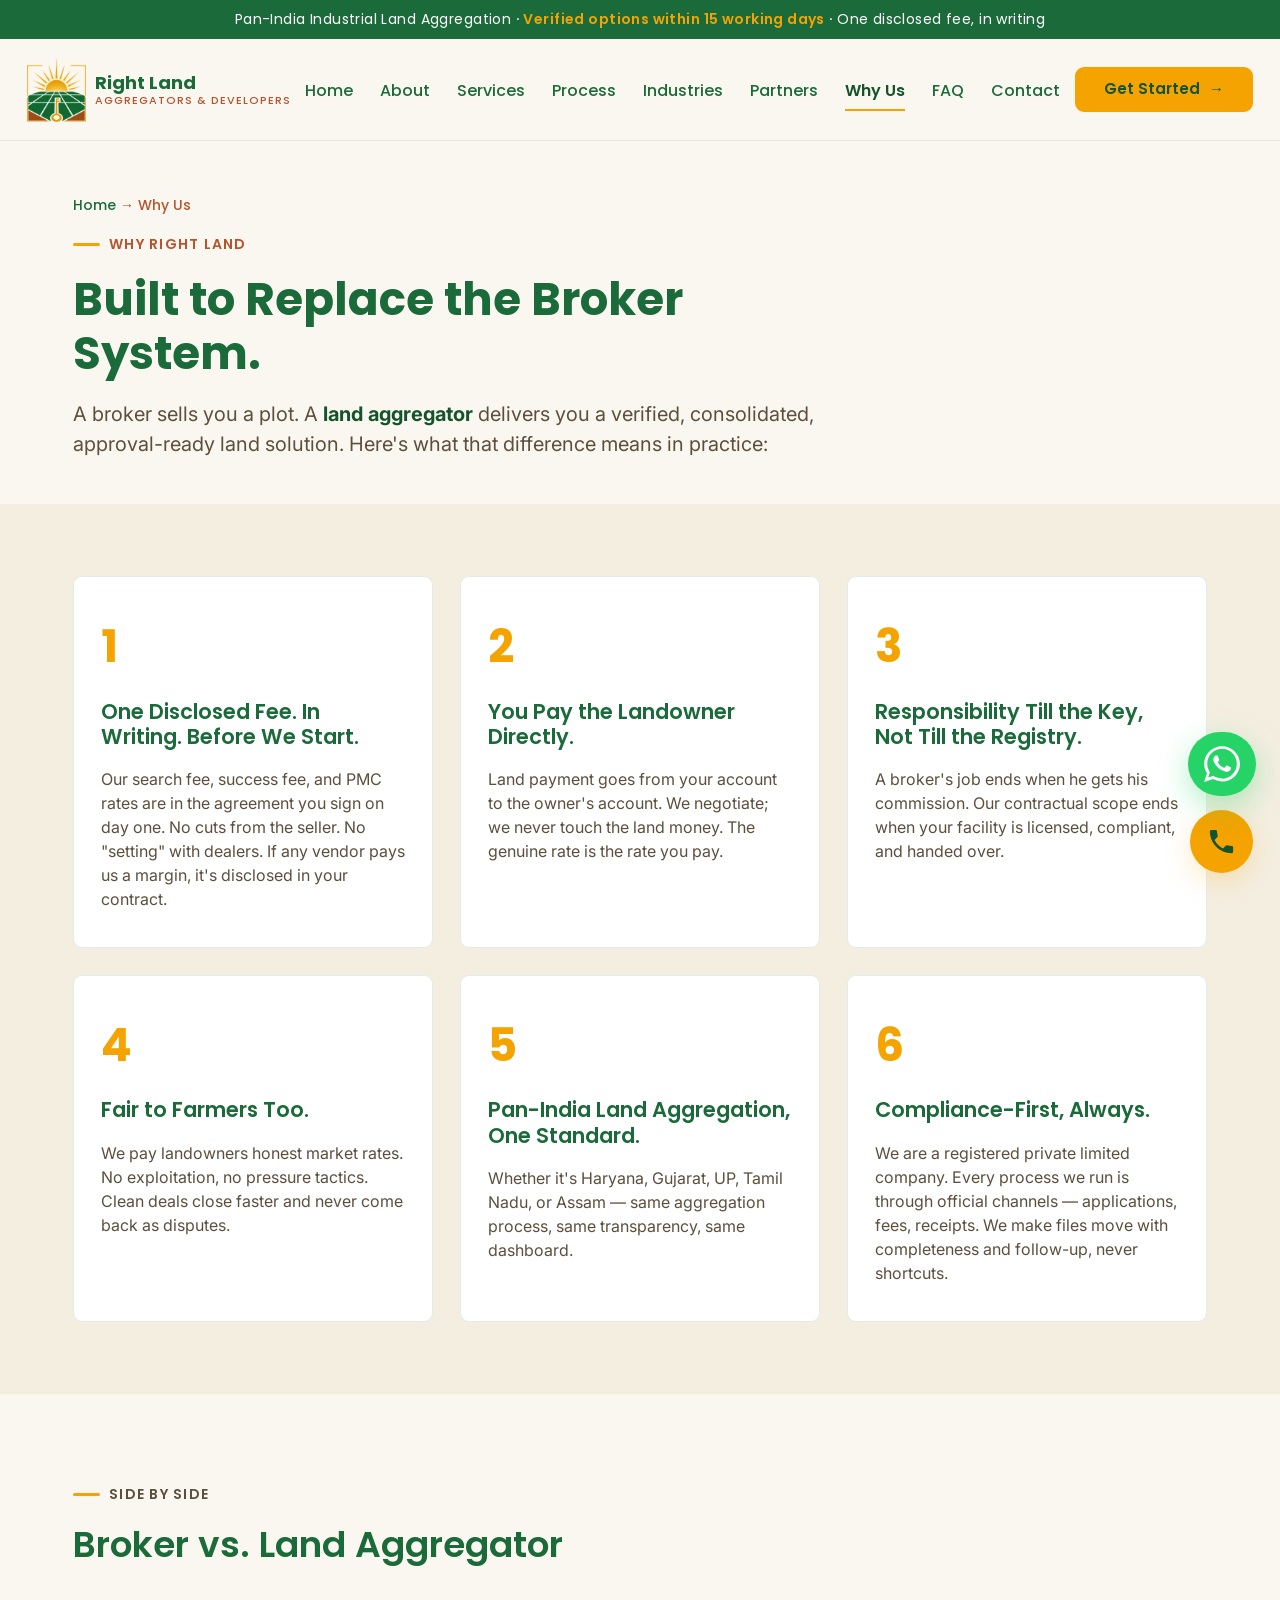
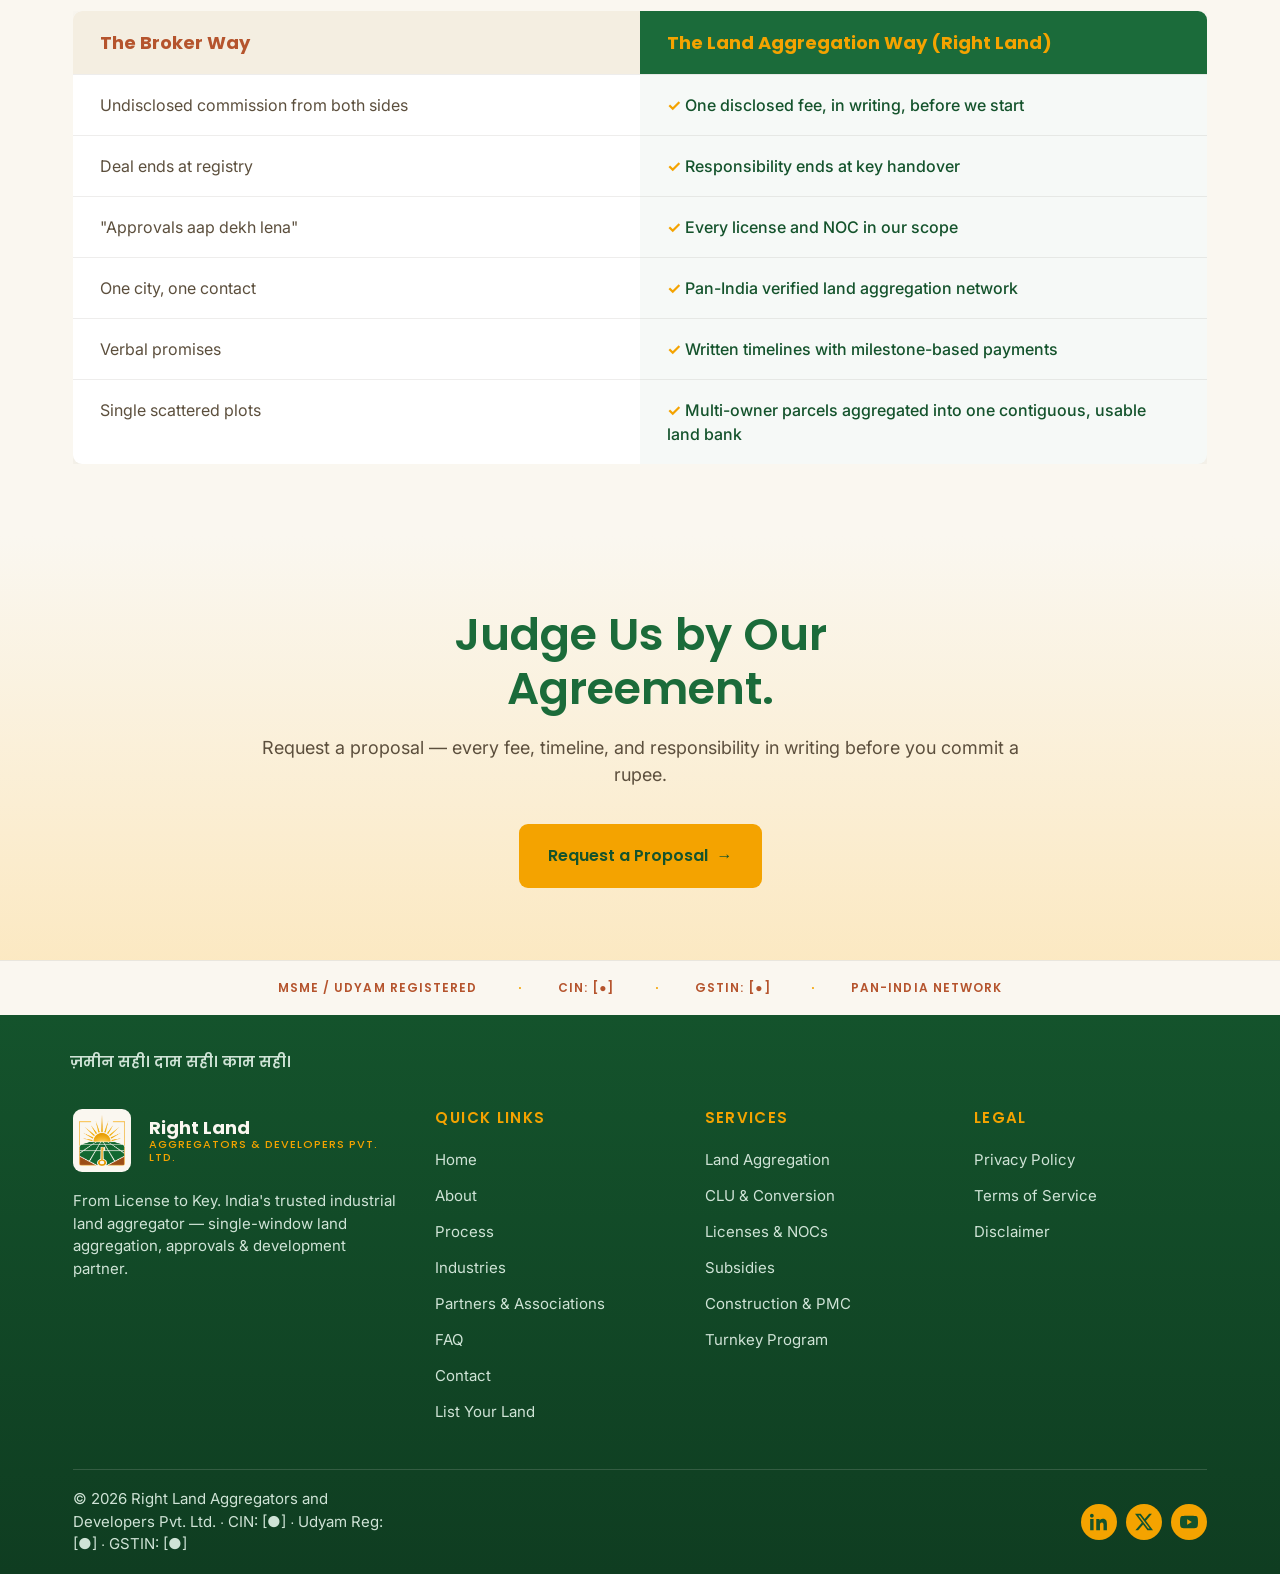
<file: why-us.html>
<!DOCTYPE html>
<html lang="en">
<head>
<meta charset="UTF-8">
<meta name="viewport" content="width=device-width, initial-scale=1.0">
<title>Why Right Land | India's Professional Land Aggregator</title>
<meta name="description" content="A broker sells you a plot. A land aggregator delivers a verified, consolidated, approval-ready land solution. Six reasons factory owners choose Right Land.">
<link rel="preconnect" href="https://fonts.googleapis.com">
<link rel="preconnect" href="https://fonts.gstatic.com" crossorigin>
<link href="https://fonts.googleapis.com/css2?family=Poppins:wght@500;600;700&family=Inter:wght@400;500;700&display=swap" rel="stylesheet">
<link rel="stylesheet" href="css/style.css">
</head>
<body data-page="why-us.html">
<div id="site-header"></div>

<main>

<section class="page-hero">
  <div class="container">
    <p class="breadcrumbs"><a href="index.html">Home</a> → Why Us</p>
    <p class="eyebrow">Why Right Land</p>
    <h1>Built to Replace the Broker System.</h1>
    <p class="lede">A broker sells you a plot. A <strong>land aggregator</strong> delivers you a verified, consolidated, approval-ready land solution. Here's what that difference means in practice:</p>
  </div>
</section>

<section class="section section-alt">
  <div class="container">
    <div class="cards-3">
      <div class="card reveal">
        <span class="num" style="font-family:var(--font-head);font-weight:700;font-size:45px;color:var(--gold)">1</span>
        <h3>One Disclosed Fee. In Writing. Before We Start.</h3>
        <p>Our search fee, success fee, and PMC rates are in the agreement you sign on day one. No cuts from the seller. No "setting" with dealers. If any vendor pays us a margin, it's disclosed in your contract.</p>
      </div>
      <div class="card reveal d1">
        <span class="num" style="font-family:var(--font-head);font-weight:700;font-size:45px;color:var(--gold)">2</span>
        <h3>You Pay the Landowner Directly.</h3>
        <p>Land payment goes from your account to the owner's account. We negotiate; we never touch the land money. The genuine rate is the rate you pay.</p>
      </div>
      <div class="card reveal d2">
        <span class="num" style="font-family:var(--font-head);font-weight:700;font-size:45px;color:var(--gold)">3</span>
        <h3>Responsibility Till the Key, Not Till the Registry.</h3>
        <p>A broker's job ends when he gets his commission. Our contractual scope ends when your facility is licensed, compliant, and handed over.</p>
      </div>
      <div class="card reveal d3">
        <span class="num" style="font-family:var(--font-head);font-weight:700;font-size:45px;color:var(--gold)">4</span>
        <h3>Fair to Farmers Too.</h3>
        <p>We pay landowners honest market rates. No exploitation, no pressure tactics. Clean deals close faster and never come back as disputes.</p>
      </div>
      <div class="card reveal d4">
        <span class="num" style="font-family:var(--font-head);font-weight:700;font-size:45px;color:var(--gold)">5</span>
        <h3>Pan-India Land Aggregation, One Standard.</h3>
        <p>Whether it's Haryana, Gujarat, UP, Tamil Nadu, or Assam — same aggregation process, same transparency, same dashboard.</p>
      </div>
      <div class="card reveal d5">
        <span class="num" style="font-family:var(--font-head);font-weight:700;font-size:45px;color:var(--gold)">6</span>
        <h3>Compliance-First, Always.</h3>
        <p>We are a registered private limited company. Every process we run is through official channels — applications, fees, receipts. We make files move with completeness and follow-up, never shortcuts.</p>
      </div>
    </div>
  </div>
</section>

<section class="section">
  <div class="container">
    <div class="section-head reveal">
      <p class="eyebrow">Side by Side</p>
      <h2>Broker vs. Land Aggregator</h2>
    </div>
    <div class="reveal" style="overflow-x:auto">
      <table class="compare">
        <thead>
          <tr><th>The Broker Way</th><th>The Land Aggregation Way (Right Land)</th></tr>
        </thead>
        <tbody>
          <tr><td>Undisclosed commission from both sides</td><td>One disclosed fee, in writing, before we start</td></tr>
          <tr><td>Deal ends at registry</td><td>Responsibility ends at key handover</td></tr>
          <tr><td>"Approvals aap dekh lena"</td><td>Every license and NOC in our scope</td></tr>
          <tr><td>One city, one contact</td><td>Pan-India verified land aggregation network</td></tr>
          <tr><td>Verbal promises</td><td>Written timelines with milestone-based payments</td></tr>
          <tr><td>Single scattered plots</td><td>Multi-owner parcels aggregated into one contiguous, usable land bank</td></tr>
        </tbody>
      </table>
    </div>
  </div>
</section>

<section class="section cta-final">
  <div class="container">
    <h2 class="reveal">Judge Us by Our Agreement.</h2>
    <p class="reveal d1">Request a proposal — every fee, timeline, and responsibility in writing before you commit a rupee.</p>
    <div class="hero-ctas reveal d2">
      <a class="btn btn-gold" href="contact.html">Request a Proposal <span class="arrow">→</span></a>
    </div>
  </div>
</section>

</main>

<div id="site-footer"></div>
<script src="js/components.js"></script>
<script src="js/main.js"></script>
</body>
</html>
</file>
<file: css/style.css>
/* ============================================================
   RIGHT LAND AGGREGATORS & DEVELOPERS PVT. LTD.
   Vastu / Numerology aligned design system
   Palette: Gold #F4A300 · Green #1B6B3A · Terracotta #B5542D
            Base #FAF7F0 · Text #2B2115
   Spacing scale: multiples of 9 (9/18/27/36/45/54/72)
   Type scale: 18 / 27 / 36 / 54–72
   ============================================================ */

:root{
  --gold:#F4A300;
  --gold-soft:#FCE3B0;
  --green:#1B6B3A;
  --green-deep:#14532C;
  --terra:#B5542D;
  --terra-deep:#8F4223;
  --base:#FAF7F0;
  --base-warm:#F4EEE1;
  --ink:#2B2115;
  --ink-soft:#5C4F3D;

  --s9:9px; --s18:18px; --s27:27px; --s36:36px;
  --s45:45px; --s54:54px; --s72:72px; --s108:108px;

  --radius:9px;
  --shadow-gold:0 9px 27px rgba(244,163,0,.22);
  --shadow-soft:0 9px 27px rgba(43,33,21,.08);

  --font-head:'Poppins',sans-serif;
  --font-body:'Inter',sans-serif;
}

*{margin:0;padding:0;box-sizing:border-box}
html{scroll-behavior:smooth}
html,body{overflow-x:hidden;max-width:100%}
body{
  font-family:var(--font-body);
  font-size:18px;
  line-height:1.5;
  color:var(--ink);
  background:var(--base);
  -webkit-font-smoothing:antialiased;
}
img,svg{max-width:100%;display:block}
a{text-decoration:none;color:inherit}
ul{list-style:none}
em,i{font-style:normal} /* Vastu rule: no slanted text anywhere */

h1,h2,h3,h4{font-family:var(--font-head);color:var(--green);line-height:1.2}
h1{font-size:54px;font-weight:700}
h2{font-size:36px;font-weight:600}
h3{font-size:27px;font-weight:600}
h4{font-size:18px;font-weight:600;color:var(--terra)}
p{max-width:72ch}
strong{font-weight:700;color:var(--green-deep)}

.container{max-width:1188px;margin:0 auto;padding:0 var(--s27)}
.section{padding:var(--s72) 0}
.section-alt{background:var(--base-warm)}

/* Section labels — ALL CAPS, letter-spacing .09em */
.eyebrow{
  font-family:var(--font-head);
  font-size:14px;font-weight:600;
  letter-spacing:.09em;text-transform:uppercase;
  color:var(--terra);
  display:flex;align-items:center;gap:var(--s9);
  margin-bottom:var(--s18);
}
.eyebrow::before{content:"";width:27px;height:3px;background:var(--gold);border-radius:3px}

.section-head{margin-bottom:var(--s45)}
.section-head p{color:var(--ink-soft);margin-top:var(--s18)}

/* ---------- Buttons ---------- */
.btn{
  display:inline-flex;align-items:center;gap:var(--s9);
  font-family:var(--font-head);font-weight:600;font-size:16px;
  padding:var(--s18) var(--s27);
  border-radius:var(--radius);
  border:2px solid transparent;
  cursor:pointer;
  transition:transform .3s ease,box-shadow .3s ease,background .3s ease,color .3s ease;
}
.btn:hover{transform:translateY(-6px);box-shadow:var(--shadow-gold)}
.btn-gold{background:var(--gold);color:var(--green-deep)}
.btn-gold:hover{background:#FFB61E}
.btn-green{background:var(--green);color:var(--base)}
.btn-green:hover{background:var(--gold);color:var(--green-deep)}
.btn-outline{border-color:var(--green);color:var(--green);background:transparent}
.btn-outline:hover{background:var(--green);color:var(--base)}
.btn-terra{background:var(--terra);color:var(--base)}
.btn-terra:hover{background:var(--gold);color:var(--green-deep)}
.btn .arrow{transition:transform .3s ease}
.btn:hover .arrow{transform:translateX(6px)} /* movement toward east */

/* ---------- Announcement strip (North — top) ---------- */
.announce{
  background:var(--green);color:#fff;
  font-size:14px;text-align:center;
  padding:var(--s9) var(--s18);
  font-family:var(--font-head);letter-spacing:.03em;
}
.announce span{color:var(--gold);font-weight:600}

/* ---------- Navbar (North / Kuber) ---------- */
.navbar{
  position:sticky;top:0;z-index:100;
  background:var(--base);
  border-bottom:1px solid rgba(43,33,21,.08);
}
.nav-inner{
  display:flex;align-items:center;justify-content:space-between;
  padding:var(--s18) var(--s27);
  max-width:1572px;margin:0 auto;
}
.brand{display:flex;align-items:center;gap:var(--s9)} /* NW — top-left */
.brand-mark{width:auto;height:65px;flex-shrink:0;object-fit:contain}
.brand-name{font-family:var(--font-head);font-weight:700;font-size:18px;color:var(--green);line-height:1.15}
.brand-name small{display:block;font-size:11px;font-weight:500;color:var(--terra);letter-spacing:.09em;text-transform:uppercase}

.nav-links{display:flex;align-items:center;gap:var(--s27)}
.nav-links a{
  font-family:var(--font-head);font-weight:500;font-size:16px;
  color:var(--green);position:relative;padding:var(--s9) 0;
}
.nav-links a::after{                       /* gold underline W→E */
  content:"";position:absolute;left:0;bottom:0;
  width:100%;height:2px;background:var(--gold);
  transform:scaleX(0);transform-origin:left center;
  transition:transform .3s ease;
}
.nav-links a:hover::after,.nav-links a.active::after{transform:scaleX(1)}
.nav-links a.active{color:var(--green-deep);font-weight:600}

.nav-actions{display:flex;align-items:center;gap:var(--s18)} /* NE — top-right, gold CTA */
.nav-cta{padding:var(--s9) var(--s27);font-size:15px}
.nav-login{font-family:var(--font-head);font-size:14px;font-weight:600;color:var(--green);border:2px solid var(--green);border-radius:var(--radius);padding:7px var(--s18);transition:all .3s ease}
.nav-login:hover{background:var(--green);color:var(--base)}

.nav-toggle{display:none;background:none;border:none;cursor:pointer;padding:var(--s9)}
.nav-toggle span{display:block;width:27px;height:3px;background:var(--green);margin:5px 0;border-radius:3px;transition:.3s}

/* ---------- Hero (Ishan light kept in top-right) ---------- */
.hero{overflow:hidden;position:relative}
.hero-grid{
  display:grid;grid-template-columns:1.1fr .9fr;
  gap:var(--s54);align-items:center;
  padding-top:var(--s72);padding-bottom:var(--s54);
}
.hero h1{font-size:63px;line-height:1.12;margin:var(--s18) 0}
.hero h1 .gold{color:var(--gold)}
.hero-sub{font-size:20px;color:var(--ink-soft);max-width:54ch;margin-bottom:var(--s36)}
.hero-ctas{display:flex;gap:var(--s18);flex-wrap:wrap}
.hero-art{position:relative} /* image/device on the RIGHT — east */
.hero-art svg{width:100%;height:auto}

.trust-strip{
  border-top:1px solid rgba(43,33,21,.08);
  padding:var(--s27) 0;
}
.trust-strip ul{
  display:flex;flex-wrap:wrap;gap:var(--s18) var(--s36);
  justify-content:center;
}
.trust-strip li{
  font-family:var(--font-head);font-size:14px;font-weight:600;
  color:var(--terra);display:flex;align-items:center;gap:var(--s9);
  letter-spacing:.03em;
}
.trust-strip li::before{content:"✓";color:var(--gold);font-weight:700}

/* ---------- Split sections (text left / image right = flow to east) ---------- */
.split{display:grid;grid-template-columns:1fr 1fr;gap:var(--s54);align-items:center}
.split .art{display:flex;justify-content:center}

/* ---------- Problem list ---------- */
.pain-list li{
  display:flex;gap:var(--s18);align-items:flex-start;
  padding:var(--s18) 0;border-bottom:1px solid rgba(43,33,21,.08);
}
.pain-list li:last-child{border-bottom:none}
.pain-icon{width:36px;height:36px;flex-shrink:0;border-radius:50%;
  background:var(--base-warm);border:2px solid var(--terra);
  display:flex;align-items:center;justify-content:center;
  color:var(--terra);font-weight:700;font-family:var(--font-head);font-size:16px}
.pain-list strong{color:var(--terra)}
.pain-punch{
  margin-top:var(--s27);padding:var(--s18) var(--s27);
  border-left:5px solid var(--gold);background:var(--base-warm);
  border-radius:0 var(--radius) var(--radius) 0;
  font-family:var(--font-head);font-weight:600;font-size:20px;color:var(--green-deep);
}

/* ---------- Solution chain ---------- */
.chain{display:grid;gap:var(--s18);margin-top:var(--s36)}
.chain-row{
  display:flex;align-items:flex-start;gap:var(--s18);
  background:#fff;border:1px solid rgba(27,107,58,.15);
  border-radius:var(--radius);padding:var(--s18) var(--s27);
  transition:transform .3s ease,box-shadow .3s ease;
}
.chain-row:hover{transform:translateY(-6px);box-shadow:var(--shadow-gold)}
.chain-row .chip{
  font-family:var(--font-head);font-weight:700;font-size:15px;
  color:var(--green);white-space:nowrap;min-width:135px;
  display:flex;align-items:center;gap:var(--s9);
}
.chain-row .chip::after{content:"→";color:var(--gold)}
.chain-row p{color:var(--ink-soft);font-size:16px}
.solution-punch{
  margin-top:var(--s36);text-align:center;
  font-family:var(--font-head);font-weight:600;font-size:22px;color:var(--green-deep);
}
.solution-punch span{color:var(--gold)}

/* ---------- Service cards — 6 in 3×2 (Jupiter grid) ---------- */
.cards-3{display:grid;grid-template-columns:repeat(3,1fr);gap:var(--s27)}
.card{
  background:#fff;border:1px solid rgba(27,107,58,.12);
  border-radius:var(--radius);padding:var(--s36) var(--s27);
  transition:transform .3s ease,box-shadow .3s ease,border-color .3s ease;
  display:flex;flex-direction:column;gap:var(--s18);
}
.card:hover{transform:translateY(-9px);box-shadow:var(--shadow-gold);border-color:var(--gold)}
.card .icon{width:54px;height:54px}
.card h3{font-size:21px}
.card p{color:var(--ink-soft);font-size:16px;flex-grow:1}
.card .more{
  font-family:var(--font-head);font-weight:600;font-size:15px;color:var(--green);
  display:inline-flex;align-items:center;gap:var(--s9);
}
.card .more span{color:var(--gold);transition:transform .3s ease}
.card:hover .more span{transform:translateX(6px)}

/* ---------- Process — 3 phases, steps nested ---------- */
.phases{display:grid;grid-template-columns:repeat(3,1fr);gap:var(--s27)}
.phase{
  background:#fff;border-radius:var(--radius);
  border-top:5px solid var(--gold);
  box-shadow:var(--shadow-soft);
  padding:var(--s36) var(--s27);
}
.phase-tag{
  font-family:var(--font-head);font-weight:700;font-size:15px;
  letter-spacing:.09em;color:var(--gold);
}
.phase h3{margin:var(--s9) 0 var(--s18)}
.phase ol{list-style:none;counter-reset:step;display:grid;gap:var(--s18)}
.phase ol li{
  counter-increment:step;display:flex;gap:var(--s18);align-items:flex-start;
  font-size:16px;color:var(--ink-soft);
}
.phase ol li::before{
  content:counter(step);
  font-family:var(--font-head);font-weight:700;font-size:14px;
  width:27px;height:27px;flex-shrink:0;border-radius:50%;
  background:var(--base-warm);color:var(--green);
  border:2px solid var(--green);
  display:flex;align-items:center;justify-content:center;
}
.phase ol li strong{display:block;color:var(--green-deep);font-size:16px}
.phase-arrow{display:flex;align-items:center;justify-content:center;color:var(--gold);font-size:36px;font-family:var(--font-head)}

/* ---------- Comparison table ---------- */
.compare{width:100%;border-collapse:separate;border-spacing:0;background:#fff;border-radius:var(--radius);overflow:hidden;box-shadow:var(--shadow-soft)}
.compare th{
  font-family:var(--font-head);font-size:18px;padding:var(--s18) var(--s27);text-align:left;
}
.compare th:first-child{background:var(--base-warm);color:var(--terra)}
.compare th:last-child{background:var(--green);color:var(--gold)}
.compare td{padding:var(--s18) var(--s27);font-size:16px;border-top:1px solid rgba(43,33,21,.08);vertical-align:top}
.compare td:first-child{color:var(--ink-soft);width:50%}
.compare td:last-child{color:var(--green-deep);font-weight:500;background:rgba(27,107,58,.04)}
.compare td:last-child::before{content:"✓ ";color:var(--gold);font-weight:700}

/* ---------- Stats — 3 blocks, gold numerals (Lakshmi) ---------- */
.stats{display:grid;grid-template-columns:repeat(3,1fr);gap:var(--s27);text-align:center}
.stat{padding:var(--s36) var(--s18)}
.stat .num{
  font-family:var(--font-head);font-weight:700;font-size:72px;color:var(--gold);
  line-height:1;display:block;
}
.stat .lbl{font-family:var(--font-head);font-weight:600;color:var(--green);font-size:18px;display:block;margin-top:var(--s9)}
.stat p{font-size:15px;color:var(--ink-soft);margin:var(--s9) auto 0;max-width:36ch}

/* ---------- Industries ---------- */
.pill-grid{display:grid;grid-template-columns:repeat(3,1fr);gap:var(--s18)}
.pill{
  background:#fff;border:1px solid rgba(27,107,58,.15);border-radius:var(--radius);
  padding:var(--s18) var(--s27);display:flex;align-items:center;gap:var(--s18);
  font-family:var(--font-head);font-weight:600;color:var(--green);font-size:16px;
  transition:transform .3s ease,box-shadow .3s ease;
}
.pill:hover{transform:translateY(-6px);box-shadow:var(--shadow-gold)}
.pill svg{width:27px;height:27px;flex-shrink:0}
.pill small{display:block;font-family:var(--font-body);font-weight:400;color:var(--ink-soft);font-size:13px;margin-top:2px}

/* ---------- Final CTA ---------- */
.cta-final{
  background:linear-gradient(180deg,var(--base) 0%,var(--gold-soft) 140%);
  text-align:center;
}
.cta-final h2{font-size:45px;max-width:22ch;margin:0 auto var(--s18)}
.cta-final p{margin:0 auto var(--s36);color:var(--ink-soft)}
.cta-final .hero-ctas{justify-content:center}

/* ---------- Compliance ribbon (site sits on legal foundation) ---------- */
.ribbon{
  background:var(--base);
  border-top:1px solid rgba(43,33,21,.08);
  padding:var(--s18) 0;
}
.ribbon ul{display:flex;flex-wrap:wrap;gap:var(--s9) var(--s36);justify-content:center}
.ribbon li{
  font-family:var(--font-head);font-size:12px;font-weight:600;
  letter-spacing:.09em;text-transform:uppercase;color:var(--terra);
}
.ribbon li:not(:last-child)::after{content:" ∙";color:var(--gold);margin-left:var(--s36)}

/* ---------- Footer (SW — terracotta earth) ---------- */
.footer{background:linear-gradient(180deg,var(--green-deep) 0%,#0F3D21 100%);color:var(--base)}
.footer-tagline{
  text-align:center;padding:var(--s36) var(--s27) 0;
  font-family:var(--font-head);font-weight:600;font-size:21px;color:var(--gold);
}
.footer-grid{
  display:grid;grid-template-columns:1.4fr 1fr 1fr 1fr;
  gap:var(--s36);padding:var(--s36) 0 var(--s45);
}
.footer h4{color:var(--gold);font-size:15px;letter-spacing:.09em;text-transform:uppercase;margin-bottom:var(--s18)}
.footer p{font-size:15px;color:#CFE3D6;max-width:36ch}
.footer ul{display:grid;gap:var(--s9)}
.footer ul a{font-size:15px;color:#CFE3D6;transition:color .3s ease}
.footer ul a:hover{color:var(--gold)}
.footer-brand{display:flex;align-items:center;gap:var(--s18);margin-bottom:var(--s18)}
.footer-brand .brand-mark{background:var(--base);border-radius:var(--radius);padding:6px;height:63px}
.footer-brand .brand-name{color:var(--base)}
.footer-brand .brand-name small{color:var(--gold)}

.footer-base{
  border-top:1px solid rgba(250,247,240,.15);
  padding:var(--s18) 0;
  display:flex;justify-content:space-between;align-items:center;gap:var(--s18);flex-wrap:wrap;
}
.footer-legal{font-size:13px;color:#A9C8B4} /* bottom-left — SW anchor */
.footer-social{display:flex;gap:var(--s9)}  /* bottom-right — gold circles */
.footer-social a{
  width:36px;height:36px;border-radius:50%;background:var(--gold);
  display:flex;align-items:center;justify-content:center;
  transition:transform .3s ease;
}
.footer-social a:hover{transform:translateY(-6px)}
.footer-social svg{width:18px;height:18px;fill:var(--green-deep)}

/* ---------- Floating action (SE — Agneya fire corner) ---------- */
.float-cta{
  position:fixed;right:var(--s27);bottom:var(--s27);z-index:99;
  width:63px;height:63px;border-radius:50%;
  background:var(--gold);box-shadow:var(--shadow-gold);
  display:flex;align-items:center;justify-content:center;
  transition:transform .3s ease;
}
.float-cta:hover{transform:translateY(-6px)}
.float-cta svg{width:31px;height:31px;fill:var(--green-deep)}

/* ---------- Page hero (inner pages) ---------- */
.page-hero{padding:var(--s54) 0 var(--s45)}
.breadcrumbs{ /* NW — top-left, movement */
  font-family:var(--font-head);font-size:14px;color:var(--terra);
  margin-bottom:var(--s18);font-weight:500;
}
.breadcrumbs a{color:var(--green)}
.breadcrumbs a:hover{color:var(--gold)}
.page-hero h1{font-size:45px;max-width:24ch}
.page-hero .lede{font-size:20px;color:var(--ink-soft);margin-top:var(--s18);max-width:63ch}

/* ---------- Service detail blocks ---------- */
.svc-block{
  background:#fff;border-radius:var(--radius);box-shadow:var(--shadow-soft);
  padding:var(--s45);margin-bottom:var(--s45);
  border-left:5px solid var(--gold);
}
.svc-block h2{display:flex;align-items:center;gap:var(--s18)}
.svc-block h2 svg{width:45px;height:45px;flex-shrink:0}
.svc-block .promise{
  margin-top:var(--s27);padding:var(--s18) var(--s27);
  background:var(--base-warm);border-radius:var(--radius);
  font-family:var(--font-head);font-weight:600;color:var(--green-deep);
}
.check-list{display:grid;gap:var(--s9);margin-top:var(--s18)}
.check-list li{display:flex;gap:var(--s9);align-items:flex-start;color:var(--ink-soft);font-size:16px}
.check-list li::before{content:"✓";color:var(--gold);font-weight:700;flex-shrink:0}
.check-list.two-col{grid-template-columns:1fr 1fr;gap:var(--s9) var(--s27)}

/* ---------- Timeline (process page, W→E) ---------- */
.timeline{position:relative;display:grid;grid-template-columns:repeat(7,1fr);gap:var(--s18);margin-top:var(--s45)}
.timeline::before{
  content:"";position:absolute;top:27px;left:4%;right:4%;height:3px;
  background:linear-gradient(90deg,var(--terra),var(--gold));border-radius:3px;
}
.t-step{position:relative;text-align:center;padding-top:var(--s54)}
.t-step .dot{
  position:absolute;top:9px;left:50%;transform:translateX(-50%);
  width:36px;height:36px;border-radius:50%;
  background:var(--base);border:3px solid var(--green);
  color:var(--green);font-family:var(--font-head);font-weight:700;font-size:15px;
  display:flex;align-items:center;justify-content:center;z-index:1;
  transition:background .3s ease,color .3s ease;
}
.t-step:hover .dot{background:var(--gold);border-color:var(--gold);color:var(--green-deep)}
.t-step h4{color:var(--green);font-size:16px;margin-bottom:var(--s9)}
.t-step p{font-size:14px;color:var(--ink-soft)}

/* ---------- FAQ accordion ---------- */
.faq-item{
  background:#fff;border:1px solid rgba(27,107,58,.12);
  border-radius:var(--radius);margin-bottom:var(--s18);overflow:hidden;
}
.faq-q{
  width:100%;background:none;border:none;cursor:pointer;
  display:flex;justify-content:space-between;align-items:center;gap:var(--s18);
  padding:var(--s18) var(--s27);text-align:left;
  font-family:var(--font-head);font-weight:600;font-size:18px;color:var(--green);
}
.faq-q .plus{color:var(--gold);font-size:27px;font-weight:600;transition:transform .3s ease;line-height:1}
.faq-item.open .plus{transform:rotate(45deg)}
.faq-a{max-height:0;overflow:hidden;transition:max-height .4s ease}
.faq-a p{padding:0 var(--s27) var(--s27);color:var(--ink-soft);font-size:16px}

/* ---------- Values / mission ---------- */
.mission-band{
  background:var(--green);color:var(--base);
  border-radius:var(--radius);padding:var(--s45);
  display:grid;grid-template-columns:1fr 1fr;gap:var(--s45);
}
.mission-band h3{color:var(--gold)}
.mission-band p{color:#E5F0E9;margin-top:var(--s9);font-size:17px}
.values-grid{display:grid;grid-template-columns:repeat(3,1fr);gap:var(--s27);margin-top:var(--s27)}

/* ---------- Contact ---------- */
.contact-grid{display:grid;grid-template-columns:1fr 1.2fr;gap:var(--s54);align-items:start}
.form-card{
  background:#fff;border-radius:var(--radius);box-shadow:var(--shadow-soft);
  padding:var(--s45);border-top:5px solid var(--gold);
}
.form-grid{display:grid;grid-template-columns:1fr 1fr;gap:var(--s18)}
.field{display:grid;gap:6px}
.field.full{grid-column:1/-1}
.field label{font-family:var(--font-head);font-weight:600;font-size:14px;color:var(--green)}
.field input,.field select,.field textarea{
  font-family:var(--font-body);font-size:16px;color:var(--ink);
  padding:var(--s9) var(--s18);border:1px solid rgba(43,33,21,.2);
  border-radius:var(--radius);background:var(--base);
  transition:border-color .3s ease,box-shadow .3s ease;
}
.field input:focus,.field select:focus,.field textarea:focus{
  outline:none;border-color:var(--gold);box-shadow:0 0 0 3px rgba(244,163,0,.2);
}
.scope-row{display:flex;gap:var(--s18);flex-wrap:wrap}
.scope-row label{
  display:flex;align-items:center;gap:var(--s9);
  font-size:15px;color:var(--ink-soft);font-family:var(--font-body);font-weight:400;
  border:1px solid rgba(27,107,58,.25);border-radius:var(--radius);
  padding:var(--s9) var(--s18);cursor:pointer;transition:all .3s ease;
}
.scope-row label:hover{border-color:var(--gold);background:var(--gold-soft)}
.scope-row input{accent-color:var(--green)}
.form-submit{width:100%;justify-content:center;font-size:18px;margin-top:var(--s27)}

.contact-info .info-card{
  background:#fff;border-radius:var(--radius);box-shadow:var(--shadow-soft);
  padding:var(--s27);margin-bottom:var(--s27);
}
.contact-info .info-card h3{font-size:20px;margin-bottom:var(--s9)}
.contact-info .info-card p{color:var(--ink-soft);font-size:16px}
.map-ph{
  background:var(--base-warm);border-radius:var(--radius);
  height:243px;display:flex;align-items:center;justify-content:center;
  color:var(--terra);font-family:var(--font-head);font-weight:600;
  border:2px dashed var(--terra);
}
.owner-band{
  margin-top:var(--s45);background:var(--base-warm);
  border-radius:var(--radius);padding:var(--s36) var(--s45);
  display:flex;justify-content:space-between;align-items:center;gap:var(--s27);flex-wrap:wrap;
  border-left:5px solid var(--green);
}

/* ---------- Reveal animations: fade-UP / slide W→E only ---------- */
.reveal{opacity:0;transform:translateY(27px);transition:opacity .7s ease,transform .7s ease}
.reveal-left{opacity:0;transform:translateX(-27px);transition:opacity .7s ease,transform .7s ease}
.reveal.in,.reveal-left.in{opacity:1;transform:none}
.d1{transition-delay:.09s}.d2{transition-delay:.18s}.d3{transition-delay:.27s}
.d4{transition-delay:.36s}.d5{transition-delay:.45s}.d6{transition-delay:.54s}

@media (prefers-reduced-motion:reduce){
  *,*::before,*::after{animation:none!important;transition:none!important}
  .reveal,.reveal-left{opacity:1;transform:none}
}

/* Scroll progress — gold line growing W→E */
.scroll-progress{position:fixed;top:0;left:0;height:3px;background:var(--gold);width:0;z-index:200}

:focus-visible{outline:3px solid var(--gold);outline-offset:2px}

/* ---------- Responsive ---------- */
@media (max-width:1024px){
  .hero h1{font-size:45px}
  .cards-3,.phases,.pill-grid,.values-grid,.stats{grid-template-columns:repeat(2,1fr)}
  .timeline{grid-template-columns:repeat(4,1fr)}
  .timeline::before{display:none}
  .footer-grid{grid-template-columns:1fr 1fr}
}
@media (max-width:768px){
  h1{font-size:36px}
  .hero h1{font-size:36px}
  h2{font-size:27px}
  .hero-grid,.split,.contact-grid,.mission-band{grid-template-columns:1fr}
  .hero-art{order:-1;max-width:378px;margin:0 auto}
  .cards-3,.phases,.pill-grid,.values-grid,.stats,.form-grid{grid-template-columns:1fr}
  .timeline{grid-template-columns:1fr;gap:var(--s27)}
  .t-step{text-align:left;padding:0 0 0 var(--s54)}
  .t-step .dot{left:0;top:0;transform:none}
  .field.full{grid-column:auto}
  .nav-links{
    display:none;position:absolute;top:100%;left:0;right:0;
    background:var(--base);flex-direction:column;align-items:flex-start;
    padding:var(--s27);gap:var(--s18);border-bottom:1px solid rgba(43,33,21,.1);
    box-shadow:var(--shadow-soft);
  }
  .nav-links.open{display:flex}
  .nav-toggle{display:block}
  .nav-login{display:none}
  .page-hero h1{font-size:31px}
  .cta-final h2{font-size:31px}
  .footer-grid{grid-template-columns:1fr}
  .footer-base{flex-direction:column;align-items:flex-start}
  .compare th,.compare td{padding:var(--s9) var(--s18);font-size:14px}
}

.whatsapp-float{
    position:fixed;
    right:24px;
    bottom:104px;
    display:flex;
    align-items:center;
    gap:10px;
    padding:10px 12px;
    background:#25D366;
    color:#fff;
    text-decoration:none;
    border-radius:999px;
    font-family:Arial,sans-serif;
    font-size:15px;
    font-weight:600;
    box-shadow:0 10px 30px rgba(37,211,102,.35);
    z-index:9999;
    transition:all .3s ease;
    animation:whatsappPulse 2s infinite;
}

.whatsapp-float:hover{
    background:#1EBE5D;
    transform:translateY(-4px) scale(1.03);
    box-shadow:0 16px 40px rgba(37,211,102,.45);
}

.whatsapp-float svg{
    flex-shrink:0;
    height: 44px;
    width: 44px;
}

@keyframes whatsappPulse{
    0%{
        box-shadow:0 0 0 0 rgba(37,211,102,.5);
    }
    70%{
        box-shadow:0 0 0 18px rgba(37,211,102,0);
    }
    100%{
        box-shadow:0 0 0 0 rgba(37,211,102,0);
    }
}

@media (max-width:768px){
    .whatsapp-float{
        right:16px;
        bottom:16px;
        width:60px;
        height:60px;
        border-radius:50%;
        padding:0;
        justify-content:center;
    }

    .whatsapp-float span{
        display:none;
    }

    .whatsapp-float svg{
        width:30px;
        height:30px;
    }
}

/* ---------- Hero: client-dashboard land file mock ---------- */
.file-stack{position:relative;max-width:459px;margin-left:auto;padding:var(--s18) 0 var(--s36)}
.file-card-back{
  position:absolute;inset:0;
  top:36px;left:27px;right:-18px;bottom:0;
  background:var(--base-warm);
  border:1px solid rgba(43,33,21,.08);
  border-radius:var(--radius);
}
.file-card{
  position:relative;
  background:#fff;
  border:1px solid rgba(43,33,21,.1);
  border-top:4px solid var(--gold);
  border-radius:var(--radius);
  box-shadow:0 27px 54px rgba(43,33,21,.12);
  padding:var(--s27);
}
.fc-head{display:flex;justify-content:space-between;align-items:flex-start;gap:var(--s18);
  padding-bottom:var(--s18);border-bottom:1px solid rgba(43,33,21,.08);margin-bottom:var(--s18)}
.fc-label{
  font-family:var(--font-head);font-size:11px;font-weight:600;
  letter-spacing:.09em;text-transform:uppercase;color:var(--terra);
}
.fc-title{font-family:var(--font-head);font-weight:700;font-size:21px;color:var(--green);margin-top:4px}
.fc-sub{font-size:13px;color:var(--ink-soft);margin-top:2px}
.fc-sun{ /* restrained sun device, top-right of the card — Ishan */
  width:36px;height:36px;border-radius:50%;flex-shrink:0;
  background:radial-gradient(circle at 50% 50%,var(--gold) 0 52%,transparent 54%);
  border:1px solid rgba(244,163,0,.5);
  box-shadow:0 0 0 5px rgba(244,163,0,.12);
}
.fc-milestones{display:grid;gap:0;position:relative}
.fc-milestones li{
  display:flex;gap:var(--s18);align-items:flex-start;position:relative;
  padding:var(--s9) 0 var(--s18) 0;
}
.fc-milestones li:not(:last-child)::before{ /* connector */
  content:"";position:absolute;left:13px;top:36px;bottom:0;width:2px;
  background:rgba(27,107,58,.15);
}
.fc-milestones li.done:not(:last-child)::before{background:var(--green)}
.fc-dot{
  width:27px;height:27px;border-radius:50%;flex-shrink:0;z-index:1;
  display:flex;align-items:center;justify-content:center;
  font-size:13px;font-weight:700;
  background:#fff;border:2px solid rgba(27,107,58,.3);color:transparent;
  margin-top:2px;
}
.fc-milestones li.done .fc-dot{background:var(--green);border-color:var(--green);color:var(--gold)}
.fc-milestones li.active .fc-dot{
  border-color:var(--gold);
  background:radial-gradient(circle,var(--gold) 0 36%,#fff 40%);
}
.fc-milestones strong{
  display:block;font-family:var(--font-head);font-weight:600;
  font-size:15px;color:var(--green-deep);line-height:1.3;
}
.fc-milestones li.active strong{color:var(--terra)}
.fc-milestones small{font-size:12.5px;color:var(--ink-soft)}
.fc-milestones li:not(.done):not(.active) strong{color:var(--ink-soft)}
.fc-bar{
  margin-top:var(--s9);height:6px;border-radius:6px;width:100%;
  background:rgba(43,33,21,.08);overflow:hidden;
}
.fc-bar span{
  display:block;height:100%;width:72%;border-radius:6px;
  background:linear-gradient(90deg,var(--green),var(--gold));
}
.fc-chip{
  position:absolute;z-index:2;
  background:#fff;border:1px solid rgba(27,107,58,.2);
  border-left:4px solid var(--gold);
  border-radius:var(--radius);
  box-shadow:var(--shadow-soft);
  font-family:var(--font-head);font-weight:600;font-size:13px;color:var(--green);
  padding:var(--s9) var(--s18);white-space:nowrap;
}
.fc-chip-a{top:0;left:-27px}
.fc-chip-b{bottom:9px;right:-9px}
@media (max-width:1100px){
  .fc-chip-a{left:0}
  .fc-chip-b{right:0}
}
@media (max-width:768px){
  .file-stack{margin:0 auto;max-width:414px}
  .fc-chip{position:static;display:inline-block;margin:var(--s9) var(--s9) 0 0;white-space:normal}
  .file-card-back{display:none}
}

/* ---------- File-complete badge + card footer line ---------- */
.fc-complete{
  width:45px;height:45px;border-radius:50%;flex-shrink:0;
  background:var(--green);color:var(--gold);
  font-family:var(--font-head);font-weight:700;font-size:21px;
  display:flex;align-items:center;justify-content:center;
  box-shadow:0 0 0 5px rgba(27,107,58,.12);
}
.fc-footer{
  margin-top:var(--s9);padding-top:var(--s18);
  border-top:1px solid rgba(43,33,21,.08);
  font-family:var(--font-head);font-weight:600;font-size:14px;
  color:var(--terra);text-align:center;
}

/* ---------- About: handover card ---------- */
.handover-card{
  background:#fff;max-width:459px;width:100%;
  border:1px solid rgba(43,33,21,.1);
  border-top:4px solid var(--gold);
  border-radius:var(--radius);
  box-shadow:0 27px 54px rgba(43,33,21,.12);
  padding:var(--s27);
}
.ho-head{padding-bottom:var(--s18);border-bottom:1px solid rgba(43,33,21,.08)}
.ho-key{padding:var(--s27) var(--s9)}
.ho-checks{
  display:flex;flex-wrap:wrap;gap:var(--s9);
  padding-bottom:var(--s18);
}
.ho-checks li{
  font-family:var(--font-head);font-weight:600;font-size:13px;
  color:var(--green-deep);
  background:rgba(27,107,58,.07);
  border:1px solid rgba(27,107,58,.2);
  border-radius:45px;padding:5px var(--s18) 5px var(--s9);
  display:flex;align-items:center;gap:6px;
}
.ho-checks li::before{
  content:"✓";
  width:18px;height:18px;border-radius:50%;flex-shrink:0;
  background:var(--green);color:var(--gold);
  font-size:11px;font-weight:700;
  display:flex;align-items:center;justify-content:center;
}

/* ============================================================
   MOBILE RESPONSIVE — comprehensive pass (all pages)
   ============================================================ */

@media (max-width:1024px){
  .check-list.two-col{grid-template-columns:1fr 1fr}
  .svc-block{padding:var(--s36)}
  .compare{min-width:594px} /* keeps two columns readable inside the scroll wrapper */
}

@media (max-width:768px){
  /* base rhythm */
  .container{padding:0 var(--s18)}
  .section{padding:var(--s54) 0}
  body{font-size:16px}
  p{max-width:none}

  /* announcement + navbar */
  .announce{font-size:12px;padding:7px var(--s9)}
  .nav-inner{padding:var(--s9) var(--s18)}
  .brand-mark{height:40px}
  .brand-name{font-size:15px}
  .brand-name small{font-size:9px}
  .nav-cta{padding:7px var(--s18);font-size:13px}
  .nav-actions{gap:var(--s9)}

  /* hero */
  .hero-grid{padding-top:var(--s36);padding-bottom:var(--s36);gap:var(--s36)}
  .hero-sub{font-size:17px}
  .hero-ctas{flex-direction:column;align-items:stretch}
  .hero-ctas .btn{justify-content:center;text-align:center}
  .trust-strip ul{gap:var(--s9) var(--s18);justify-content:flex-start}
  .trust-strip li{font-size:12px}

  /* dashboard file card */
  .file-card{padding:var(--s18)}
  .fc-title{font-size:18px}
  .fc-milestones strong{font-size:14px}
  .fc-milestones small{font-size:12px}
  .fc-complete{width:36px;height:36px;font-size:16px}

  /* handover card (about) */
  .handover-card{padding:var(--s18);margin:0 auto}
  .ho-checks li{font-size:12px}

  /* content blocks */
  .section-head{margin-bottom:var(--s27)}
  .eyebrow{font-size:12px}
  .pain-punch{font-size:17px;padding:var(--s18)}
  .solution-punch{font-size:18px}
  .chain-row{flex-direction:column;gap:var(--s9);padding:var(--s18)}
  .chain-row .chip{min-width:0}
  .card{padding:var(--s27) var(--s18)}
  .phase{padding:var(--s27) var(--s18)}
  .stat .num{font-size:54px}
  .stat{padding:var(--s18) var(--s9)}
  .stats{gap:var(--s9)}

  /* services page */
  .svc-block{padding:var(--s27) var(--s18);margin-bottom:var(--s27)}
  .svc-block h2{font-size:22px;flex-wrap:wrap}
  .svc-block h2 svg{width:36px;height:36px}
  .check-list.two-col{grid-template-columns:1fr}
  .svc-block > div[style*="text-align:right"]{text-align:center!important}
  .svc-block .btn{width:100%;justify-content:center}

  /* about page */
  .mission-band{padding:var(--s27) var(--s18);gap:var(--s27)}
  .pill{padding:var(--s18)}

  /* section CTAs: full-width centred buttons */
  .section .btn{max-width:100%}
  .cta-final .hero-ctas .btn{width:100%}

  /* contact page — form first on mobile, office details after */
  .contact-grid{gap:var(--s36)}
  .contact-grid > .reveal.d2{order:-1}
  .form-card{padding:var(--s27) var(--s18)}
  .scope-row{flex-direction:column;align-items:stretch}
  .owner-band{padding:var(--s27) var(--s18);flex-direction:column;align-items:flex-start}
  .owner-band .btn{width:100%;justify-content:center}
  .map-ph{height:180px}

  /* faq */
  .faq-q{font-size:16px;padding:var(--s18)}
  .faq-a p{padding:0 var(--s18) var(--s18)}

  /* footer */
  .footer-tagline{font-size:18px;padding:var(--s27) var(--s18) 0}
  .footer-grid{padding:var(--s27) 0 var(--s36);gap:var(--s27)}
  .footer-brand .brand-mark{height:54px}
  .ribbon li:not(:last-child)::after{content:"";margin:0}
  .ribbon ul{gap:var(--s9) var(--s18);justify-content:flex-start}
  .ribbon li{font-size:11px}

  /* floating call button */
  .float-cta{width:54px;height:54px;right:var(--s18);bottom:var(--s18)}
  .float-cta svg{width:26px;height:26px}
}

@media (max-width:400px){
  h1,.hero h1{font-size:30px}
  .page-hero h1{font-size:27px}
  h2,.cta-final h2{font-size:24px}
  .nav-cta{padding:6px var(--s9);font-size:12px}
  .nav-cta .arrow{display:none}
  .brand-name small{display:none}
  .stat .num{font-size:45px}
  .fc-chip{font-size:12px}
}

/* comfortable tap targets on touch devices */
@media (pointer:coarse){
  .nav-links a{padding:var(--s9) 0;min-height:44px;display:flex;align-items:center}
  .btn{min-height:45px}
  .faq-q{min-height:54px}
}

/* ---------- Contact form overflow fix ----------
   Selects/inputs size themselves to their longest content (the new long
   dropdown options), pushing past the viewport on mobile. Constrain all
   form controls and grid children so nothing exceeds its column. */
.contact-grid > *{min-width:0}
.form-card{min-width:0;max-width:100%}
.form-grid{min-width:0}
.field{min-width:0}
.field input,.field select,.field textarea{width:100%;min-width:0;max-width:100%}
.field textarea{resize:vertical}
.field select{
  appearance:none;-webkit-appearance:none;
  background-image:linear-gradient(45deg,transparent 50%,var(--green) 50%),linear-gradient(135deg,var(--green) 50%,transparent 50%);
  background-position:calc(100% - 21px) 50%,calc(100% - 15px) 50%;
  background-size:6px 6px,6px 6px;
  background-repeat:no-repeat;
  padding-right:var(--s36);
  text-overflow:ellipsis;
}
.contact-info{min-width:0}
.owner-band{min-width:0}
.owner-band > div{min-width:0}

/* ---------- Association invite band (home) ---------- */
.assoc-band{
  background:linear-gradient(135deg,#fff 0%,var(--gold-soft) 160%);
  border:1px solid rgba(244,163,0,.35);
  border-left:5px solid var(--gold);
  border-radius:var(--radius);
  padding:var(--s45);
  display:grid;grid-template-columns:1.4fr 1fr;
  gap:var(--s36);align-items:center;
}
.assoc-band-cta{display:flex;flex-direction:column;gap:var(--s18)}
.assoc-band-cta .btn{justify-content:center}
@media (max-width:768px){
  .assoc-band{grid-template-columns:1fr;padding:var(--s27) var(--s18)}
}

/* partner pills carry two-line labels */
.pill span{min-width:0}
</file>
